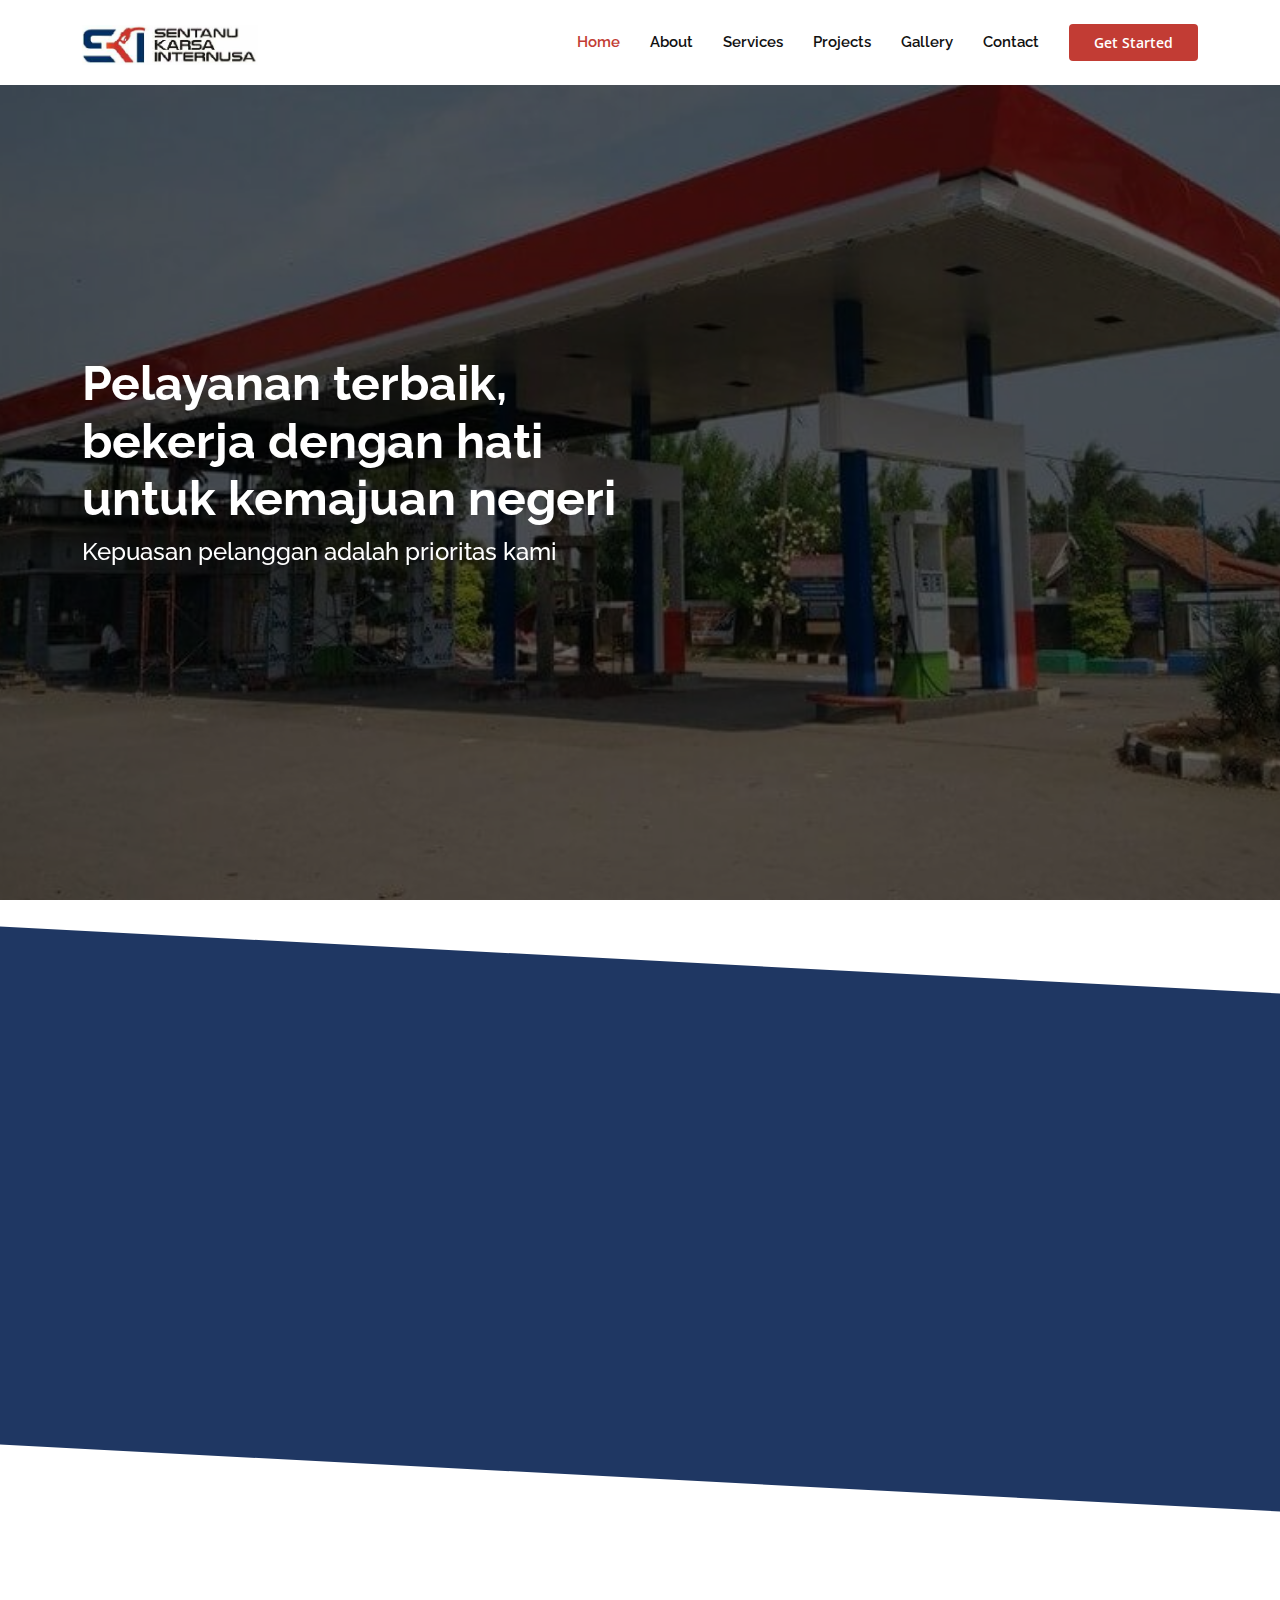
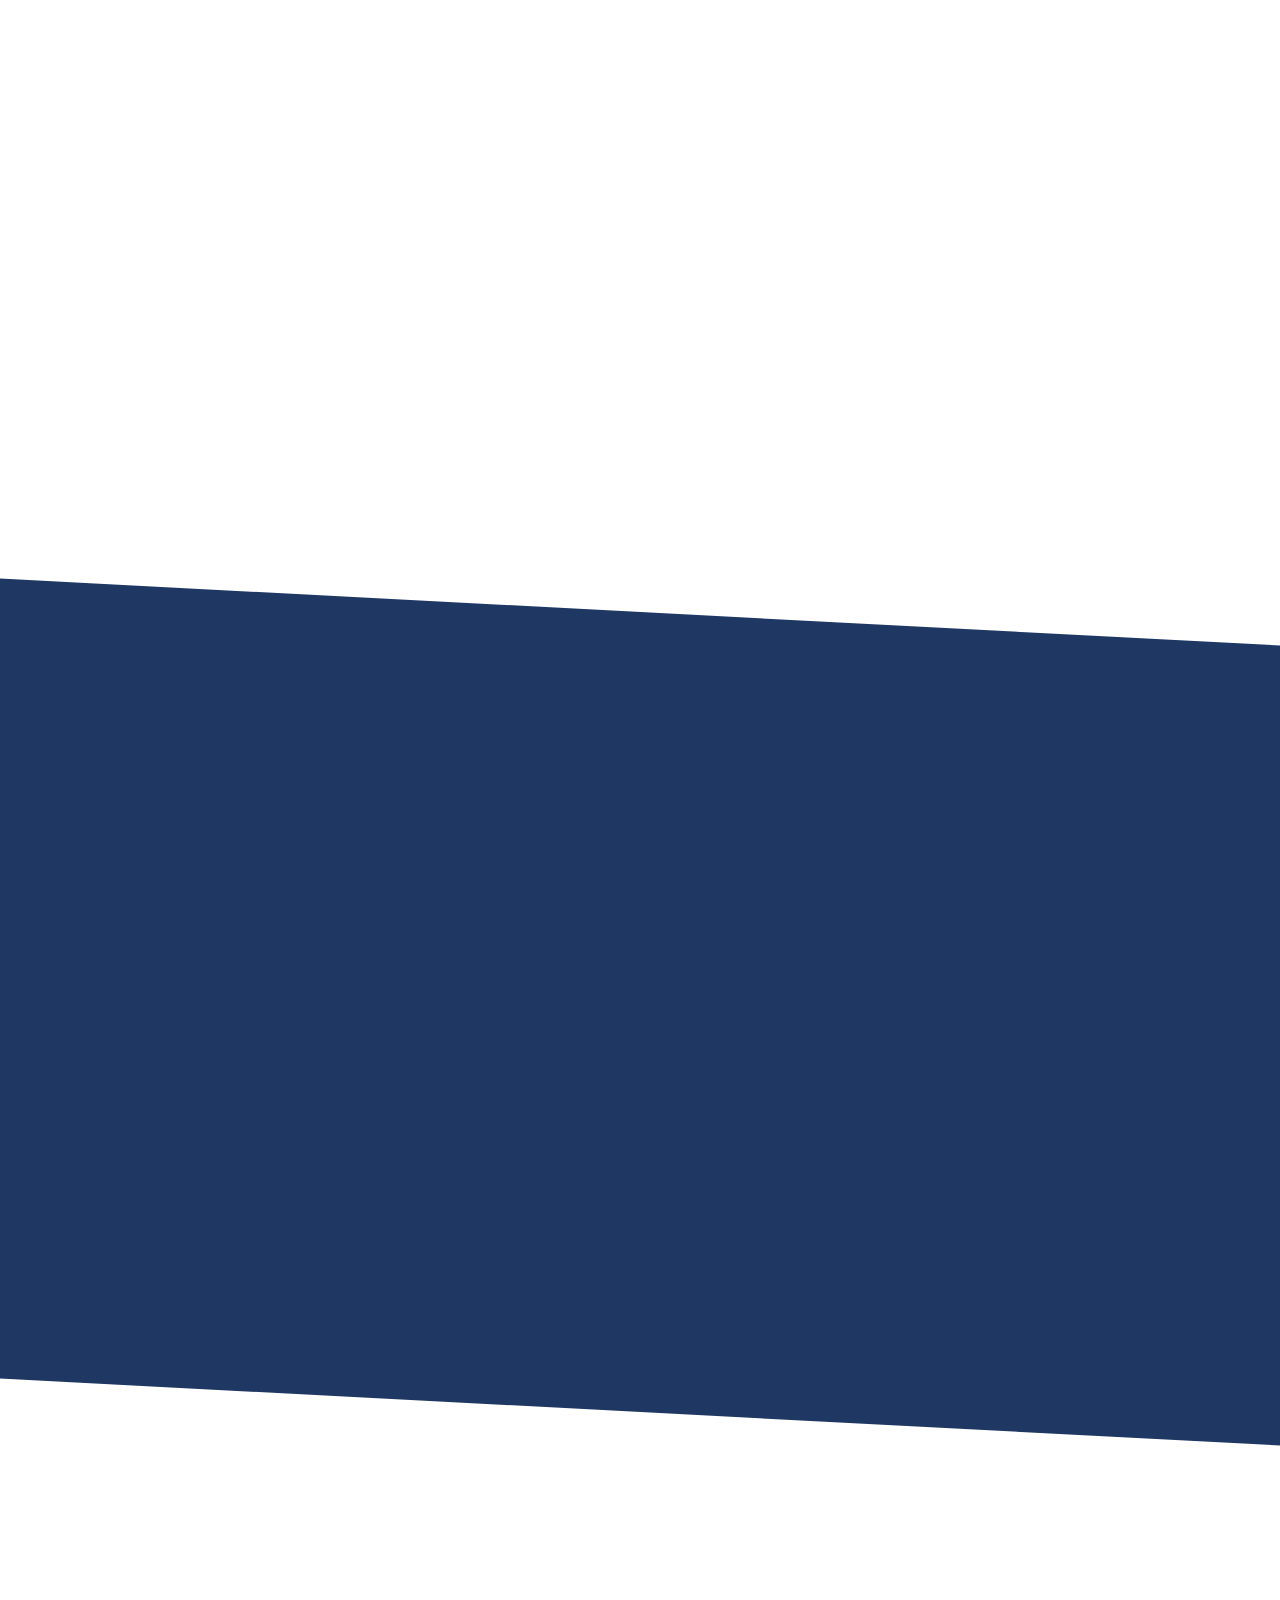
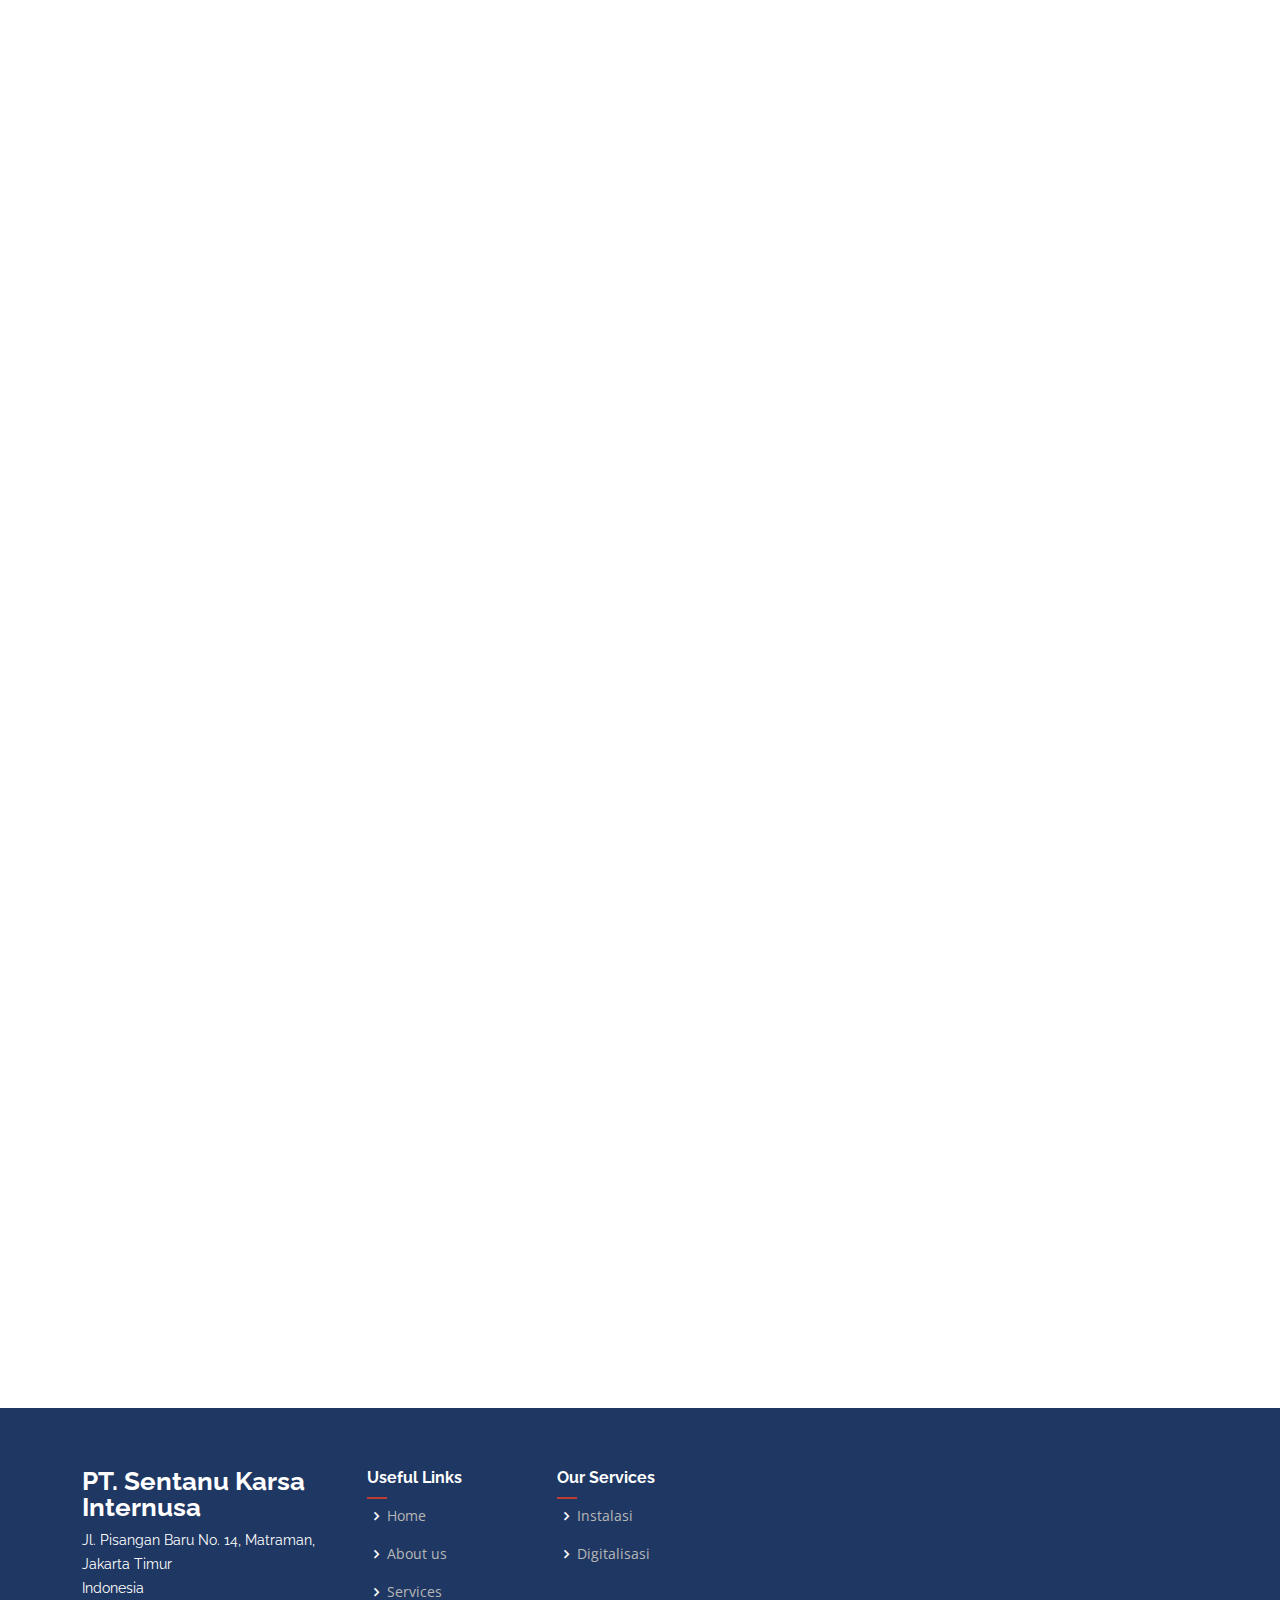
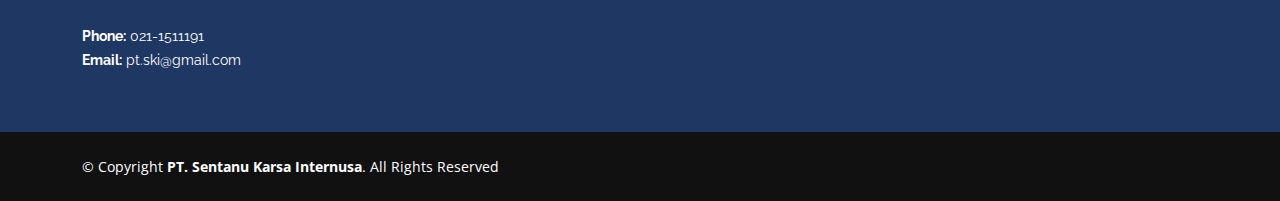
<file: index.html>
<!DOCTYPE html>
<html lang="en">

<head>
    <meta charset="utf-8">
    <meta content="width=device-width, initial-scale=1.0" name="viewport">

    <title>PT. Sentanu Karsa Internusa</title>
    <meta content="" name="description">
    <meta content="" name="keywords">

    <!-- Favicons -->
    <link href="assets/img/favicon-32x32.png" rel="icon">
    <link href="assets/img/apple-touch-icon.png" rel="apple-touch-icon">

    <!-- Google Fonts -->
    <link href="https://fonts.googleapis.com/css?family=Open+Sans:300,300i,400,400i,600,600i,700,700i|Raleway:300,300i,400,400i,500,500i,600,600i,700,700i|Poppins:300,300i,400,400i,500,500i,600,600i,700,700i" rel="stylesheet">

    <!-- Vendor CSS Files -->
    <link href="assets/vendor/aos/aos.css" rel="stylesheet">
    <link href="assets/vendor/bootstrap/css/bootstrap.min.css" rel="stylesheet">
    <link href="assets/vendor/bootstrap-icons/bootstrap-icons.css" rel="stylesheet">
    <link href="assets/vendor/boxicons/css/boxicons.min.css" rel="stylesheet">
    <link href="assets/vendor/glightbox/css/glightbox.min.css" rel="stylesheet">
    <link href="assets/vendor/remixicon/remixicon.css" rel="stylesheet">
    <link href="assets/vendor/swiper/swiper-bundle.min.css" rel="stylesheet">

    <!-- Template Main CSS File -->
    <link href="assets/css/style.css" rel="stylesheet">

</head>

<body>

    <!-- ======= Header ======= -->
    <header id="header" class="fixed-top d-flex align-items-center">
        <div class="container d-flex align-items-center">
            <!-- <h1 class="logo me-auto"><a href="index.html">Yoke</a></h1> -->
            <!-- Uncomment below if you prefer to use an image logo -->
            <a href="index.html" class="logo me-auto"><img src="assets/img/logo-sentanu.PNG" alt=""></a>

            <nav id="navbar" class="navbar order-last order-lg-0">
                <ul>
                    <li><a class="nav-link scrollto active" href="#hero">Home</a></li>
                    <li><a class="nav-link scrollto" href="#about">About</a></li>
                    <li><a class="nav-link scrollto" href="#services">Services</a></li>
                    <li><a class="nav-link scrollto " href="#tabs">Projects</a></li>
                    <li><a class="nav-link scrollto" href="#portfolio">Gallery</a></li>
                    <!-- <li><a href="blog.html">Blog</a></li>
                    <li class="dropdown"><a href="#"><span>Drop Down</span> <i class="bi bi-chevron-down"></i></a>
                        <ul>
                            <li><a href="#">Drop Down 1</a></li>
                            <li class="dropdown"><a href="#"><span>Deep Drop Down</span> <i class="bi bi-chevron-right"></i></a>
                                <ul>
                                    <li><a href="#">Deep Drop Down 1</a></li>
                                    <li><a href="#">Deep Drop Down 2</a></li>
                                    <li><a href="#">Deep Drop Down 3</a></li>
                                    <li><a href="#">Deep Drop Down 4</a></li>
                                    <li><a href="#">Deep Drop Down 5</a></li>
                                </ul>
                            </li>
                            <li><a href="#">Drop Down 2</a></li>
                            <li><a href="#">Drop Down 3</a></li>
                            <li><a href="#">Drop Down 4</a></li>
                        </ul>
                    </li> -->
                    <li><a class="nav-link scrollto" href="#contact">Contact</a></li>
                </ul>
                <i class="bi bi-list mobile-nav-toggle"></i>
            </nav><!-- .navbar -->

            <a href="#about" class="get-started-btn scrollto">Get Started</a>
        </div>
    </header><!-- End Header -->

    <!-- ======= Hero Section ======= -->
    <section id="hero" class="d-flex align-items-center">

        <div class="container" data-aos="zoom-out" data-aos-delay="100">
            <div class="row">
                <div class="col-xl-6">
                    <h1>Pelayanan terbaik, bekerja dengan hati untuk kemajuan negeri</h1>
                    <h2>Kepuasan pelanggan adalah prioritas kami</h2>
                    <!-- <a href="#about" class="btn-get-started scrollto">Get Started</a> -->
                </div>
            </div>
        </div>

    </section><!-- End Hero -->

    <main id="main">

        <!-- ======= Clients Section ======= -->
        <!-- <section id="clients" class="clients">
            <div class="container" data-aos="zoom-in">

                <div class="clients-slider swiper">
                    <div class="swiper-wrapper align-items-center">
                        <div class="swiper-slide"><img src="assets/img/clients/client-1.png" class="img-fluid" alt=""></div>
                        <div class="swiper-slide"><img src="assets/img/clients/client-2.png" class="img-fluid" alt=""></div>
                        <div class="swiper-slide"><img src="assets/img/clients/client-3.png" class="img-fluid" alt=""></div>
                        <div class="swiper-slide"><img src="assets/img/clients/client-4.png" class="img-fluid" alt=""></div>
                        <div class="swiper-slide"><img src="assets/img/clients/client-5.png" class="img-fluid" alt=""></div>
                        <div class="swiper-slide"><img src="assets/img/clients/client-6.png" class="img-fluid" alt=""></div>
                        <div class="swiper-slide"><img src="assets/img/clients/client-7.png" class="img-fluid" alt=""></div>
                        <div class="swiper-slide"><img src="assets/img/clients/client-8.png" class="img-fluid" alt=""></div>
                    </div>
                    <div class="swiper-pagination"></div>
                </div>

            </div>
        </section> -->
        <!-- End Clients Section -->

        <!-- ======= About Section ======= -->
        <section id="about" class="about section-bg">
            <div class="container" data-aos="fade-up">

                <div class="row no-gutters">
                    <div class="col-xl-7 d-flex align-items-stretch">
                        <div class="img-box">
                            <img src="assets/img/spbu-pertamina.png" alt="">
                        </div>
                    </div>
                    <div class="content col-xl-5 d-flex align-items-stretch">
                        <div class="content">
                            <h3>Voluptatem dignissimos provident quasi</h3>
                            <p>
                                Lorem ipsum dolor sit amet, consectetur adipiscing elit, sed do eiusmod tempor incididunt ut labore et dolore magna aliqua. Duis aute irure dolor in reprehenderit
                            </p>
                            <a href="#" class="about-btn"><span>About us</span> <i class="bx bx-chevron-right"></i></a>
                        </div>
                    </div>
                    <!-- <div class="col-xl-7 d-flex align-items-stretch">
                        <div class="icon-boxes d-flex flex-column justify-content-center">
                            <div class="row">
                                <div class="col-md-6 icon-box" data-aos="fade-up" data-aos-delay="100">
                                    <i class="bx bx-receipt"></i>
                                    <h4>Corporis voluptates sit</h4>
                                    <p>Consequuntur sunt aut quasi enim aliquam quae harum pariatur laboris nisi ut aliquip</p>
                                </div>
                                <div class="col-md-6 icon-box" data-aos="fade-up" data-aos-delay="200">
                                    <i class="bx bx-cube-alt"></i>
                                    <h4>Ullamco laboris nisi</h4>
                                    <p>Excepteur sint occaecat cupidatat non proident, sunt in culpa qui officia deserunt</p>
                                </div>
                                <div class="col-md-6 icon-box" data-aos="fade-up" data-aos-delay="300">
                                    <i class="bx bx-images"></i>
                                    <h4>Labore consequatur</h4>
                                    <p>Aut suscipit aut cum nemo deleniti aut omnis. Doloribus ut maiores omnis facere</p>
                                </div>
                                <div class="col-md-6 icon-box" data-aos="fade-up" data-aos-delay="400">
                                    <i class="bx bx-shield"></i>
                                    <h4>Beatae veritatis</h4>
                                    <p>Expedita veritatis consequuntur nihil tempore laudantium vitae denat pacta</p>
                                </div>
                            </div>
                        </div>
                    </div> -->
                </div>

            </div>
        </section><!-- End About Section -->

        <!-- ======= Counts Section ======= -->
        <!-- <section id="counts" class="counts">
            <div class="container" data-aos="fade-up">

                <div class="row">

                    <div class="col-lg-3 col-md-6">
                        <div class="count-box">
                            <i class="bi bi-emoji-smile"></i>
                            <span data-purecounter-start="0" data-purecounter-end="232" data-purecounter-duration="1" class="purecounter"></span>
                            <p>Happy Clients</p>
                        </div>
                    </div>

                    <div class="col-lg-3 col-md-6 mt-5 mt-md-0">
                        <div class="count-box">
                            <i class="bi bi-journal-richtext"></i>
                            <span data-purecounter-start="0" data-purecounter-end="521" data-purecounter-duration="1" class="purecounter"></span>
                            <p>Projects</p>
                        </div>
                    </div>

                    <div class="col-lg-3 col-md-6 mt-5 mt-lg-0">
                        <div class="count-box">
                            <i class="bi bi-headset"></i>
                            <span data-purecounter-start="0" data-purecounter-end="1463" data-purecounter-duration="1" class="purecounter"></span>
                            <p>Hours Of Support</p>
                        </div>
                    </div>

                    <div class="col-lg-3 col-md-6 mt-5 mt-lg-0">
                        <div class="count-box">
                            <i class="bi bi-people"></i>
                            <span data-purecounter-start="0" data-purecounter-end="15" data-purecounter-duration="1" class="purecounter"></span>
                            <p>Hard Workers</p>
                        </div>
                    </div>

                </div>

            </div>
        </section> -->
        <!-- End Counts Section -->

        <!-- ======= Tabs Section ======= -->
        <!-- <section id="tabs" class="tabs">
            <div class="container" data-aos="fade-up">

                <ul class="nav nav-tabs row d-flex">
                    <li class="nav-item col-3">
                        <a class="nav-link active show" data-bs-toggle="tab" data-bs-target="#tab-1">
                            <i class="ri-gps-line"></i>
                            <h4 class="d-none d-lg-block">Modi sit est dela pireda nest</h4>
                        </a>
                    </li>
                    <li class="nav-item col-3">
                        <a class="nav-link" data-bs-toggle="tab" data-bs-target="#tab-2">
                            <i class="ri-body-scan-line"></i>
                            <h4 class="d-none d-lg-block">Unde praesenti mara setra le</h4>
                        </a>
                    </li>
                    <li class="nav-item col-3">
                        <a class="nav-link" data-bs-toggle="tab" data-bs-target="#tab-3">
                            <i class="ri-sun-line"></i>
                            <h4 class="d-none d-lg-block">Pariatur explica nitro dela</h4>
                        </a>
                    </li>
                    <li class="nav-item col-3">
                        <a class="nav-link" data-bs-toggle="tab" data-bs-target="#tab-4">
                            <i class="ri-store-line"></i>
                            <h4 class="d-none d-lg-block">Nostrum qui dile node</h4>
                        </a>
                    </li>
                </ul>

                <div class="tab-content">
                    <div class="tab-pane active show" id="tab-1">
                        <div class="row">
                            <div class="col-lg-6 order-2 order-lg-1 mt-3 mt-lg-0" data-aos="fade-up" data-aos-delay="100">
                                <h3>Voluptatem dignissimos provident quasi corporis voluptates sit assumenda.</h3>
                                <p class="fst-italic">
                                    Lorem ipsum dolor sit amet, consectetur adipiscing elit, sed do eiusmod tempor incididunt ut labore et dolore
                                    magna aliqua.
                                </p>
                                <ul>
                                    <li><i class="ri-check-double-line"></i> Ullamco laboris nisi ut aliquip ex ea commodo consequat.</li>
                                    <li><i class="ri-check-double-line"></i> Duis aute irure dolor in reprehenderit in voluptate velit.</li>
                                    <li><i class="ri-check-double-line"></i> Ullamco laboris nisi ut aliquip ex ea commodo consequat. Duis aute irure dolor in reprehenderit in voluptate trideta storacalaperda mastiro dolore eu fugiat nulla pariatur.</li>
                                </ul>
                                <p>
                                    Ullamco laboris nisi ut aliquip ex ea commodo consequat. Duis aute irure dolor in reprehenderit in voluptate
                                    velit esse cillum dolore eu fugiat nulla pariatur. Excepteur sint occaecat cupidatat non proident, sunt in
                                    culpa qui officia deserunt mollit anim id est laborum
                                </p>
                            </div>
                            <div class="col-lg-6 order-1 order-lg-2 text-center" data-aos="fade-up" data-aos-delay="200">
                                <img src="assets/img/tabs-1.jpg" alt="" class="img-fluid">
                            </div>
                        </div>
                    </div>
                    <div class="tab-pane" id="tab-2">
                        <div class="row">
                            <div class="col-lg-6 order-2 order-lg-1 mt-3 mt-lg-0">
                                <h3>Neque exercitationem debitis soluta quos debitis quo mollitia officia est</h3>
                                <p>
                                    Ullamco laboris nisi ut aliquip ex ea commodo consequat. Duis aute irure dolor in reprehenderit in voluptate
                                    velit esse cillum dolore eu fugiat nulla pariatur. Excepteur sint occaecat cupidatat non proident, sunt in
                                    culpa qui officia deserunt mollit anim id est laborum
                                </p>
                                <p class="fst-italic">
                                    Lorem ipsum dolor sit amet, consectetur adipiscing elit, sed do eiusmod tempor incididunt ut labore et dolore
                                    magna aliqua.
                                </p>
                                <ul>
                                    <li><i class="ri-check-double-line"></i> Ullamco laboris nisi ut aliquip ex ea commodo consequat.</li>
                                    <li><i class="ri-check-double-line"></i> Duis aute irure dolor in reprehenderit in voluptate velit.</li>
                                    <li><i class="ri-check-double-line"></i> Provident mollitia neque rerum asperiores dolores quos qui a. Ipsum neque dolor voluptate nisi sed.</li>
                                    <li><i class="ri-check-double-line"></i> Ullamco laboris nisi ut aliquip ex ea commodo consequat. Duis aute irure dolor in reprehenderit in voluptate trideta storacalaperda mastiro dolore eu fugiat nulla pariatur.</li>
                                </ul>
                            </div>
                            <div class="col-lg-6 order-1 order-lg-2 text-center">
                                <img src="assets/img/tabs-2.jpg" alt="" class="img-fluid">
                            </div>
                        </div>
                    </div>
                    <div class="tab-pane" id="tab-3">
                        <div class="row">
                            <div class="col-lg-6 order-2 order-lg-1 mt-3 mt-lg-0">
                                <h3>Voluptatibus commodi ut accusamus ea repudiandae ut autem dolor ut assumenda</h3>
                                <p>
                                    Ullamco laboris nisi ut aliquip ex ea commodo consequat. Duis aute irure dolor in reprehenderit in voluptate
                                    velit esse cillum dolore eu fugiat nulla pariatur. Excepteur sint occaecat cupidatat non proident, sunt in
                                    culpa qui officia deserunt mollit anim id est laborum
                                </p>
                                <ul>
                                    <li><i class="ri-check-double-line"></i> Ullamco laboris nisi ut aliquip ex ea commodo consequat.</li>
                                    <li><i class="ri-check-double-line"></i> Duis aute irure dolor in reprehenderit in voluptate velit.</li>
                                    <li><i class="ri-check-double-line"></i> Provident mollitia neque rerum asperiores dolores quos qui a. Ipsum neque dolor voluptate nisi sed.</li>
                                </ul>
                                <p class="fst-italic">
                                    Lorem ipsum dolor sit amet, consectetur adipiscing elit, sed do eiusmod tempor incididunt ut labore et dolore
                                    magna aliqua.
                                </p>
                            </div>
                            <div class="col-lg-6 order-1 order-lg-2 text-center">
                                <img src="assets/img/tabs-3.jpg" alt="" class="img-fluid">
                            </div>
                        </div>
                    </div>
                    <div class="tab-pane" id="tab-4">
                        <div class="row">
                            <div class="col-lg-6 order-2 order-lg-1 mt-3 mt-lg-0">
                                <h3>Omnis fugiat ea explicabo sunt dolorum asperiores sequi inventore rerum</h3>
                                <p>
                                    Ullamco laboris nisi ut aliquip ex ea commodo consequat. Duis aute irure dolor in reprehenderit in voluptate
                                    velit esse cillum dolore eu fugiat nulla pariatur. Excepteur sint occaecat cupidatat non proident, sunt in
                                    culpa qui officia deserunt mollit anim id est laborum
                                </p>
                                <p class="fst-italic">
                                    Lorem ipsum dolor sit amet, consectetur adipiscing elit, sed do eiusmod tempor incididunt ut labore et dolore
                                    magna aliqua.
                                </p>
                                <ul>
                                    <li><i class="ri-check-double-line"></i> Ullamco laboris nisi ut aliquip ex ea commodo consequat.</li>
                                    <li><i class="ri-check-double-line"></i> Duis aute irure dolor in reprehenderit in voluptate velit.</li>
                                    <li><i class="ri-check-double-line"></i> Ullamco laboris nisi ut aliquip ex ea commodo consequat. Duis aute irure dolor in reprehenderit in voluptate trideta storacalaperda mastiro dolore eu fugiat nulla pariatur.</li>
                                </ul>
                            </div>
                            <div class="col-lg-6 order-1 order-lg-2 text-center">
                                <img src="assets/img/tabs-4.jpg" alt="" class="img-fluid">
                            </div>
                        </div>
                    </div>
                </div>

            </div>
        </section> -->
        <!-- End Tabs Section -->

        <!-- ======= Services Section ======= -->
        <section id="services" class="services">
            <div class="container" data-aos="fade-up">

                <div class="section-title">
                    <h2>Services</h2>
                    <p>Layanan dengan bidang spesialisasi kami, dikerjakan oleh tenaga profesional dengan kompetensi sesuai bidangnya</p>
                </div>

                <div class="row">
                    <div class="col-md-6">
                        <div class="icon-box" data-aos="fade-up" data-aos-delay="100">
                            <i class="bi bi-briefcase"></i>
                            <h4><a href="#">Konstruksi</a></h4>
                            <p>Voluptatum deleniti atque corrupti quos dolores et quas molestias excepturi sint occaecati cupiditate non provident</p>
                        </div>
                    </div>
                    <div class="col-md-6 mt-4 mt-md-0">
                        <div class="icon-box" data-aos="fade-up" data-aos-delay="200">
                            <i class="bi bi-card-checklist"></i>
                            <h4><a href="#">Instalasi</a></h4>
                            <p>Minim veniam, quis nostrud exercitation ullamco laboris nisi ut aliquip ex ea commodo consequat tarad limino ata</p>
                        </div>
                    </div>
                    <div class="col-md-6 mt-4 mt-md-0">
                        <div class="icon-box" data-aos="fade-up" data-aos-delay="300">
                            <i class="bi bi-bar-chart"></i>
                            <h4><a href="#">Service & Maintenance</a></h4>
                            <p>Duis aute irure dolor in reprehenderit in voluptate velit esse cillum dolore eu fugiat nulla pariatur</p>
                        </div>
                    </div>
                    <div class="col-md-6 mt-4 mt-md-0">
                        <div class="icon-box" data-aos="fade-up" data-aos-delay="400">
                            <i class="bi bi-binoculars"></i>
                            <h4><a href="#">Digitalisasi</a></h4>
                            <p>Excepteur sint occaecat cupidatat non proident, sunt in culpa qui officia deserunt mollit anim id est laborum</p>
                        </div>
                    </div>
                </div>

            </div>
        </section><!-- End Services Section -->

        <!-- ======= Projects Section ====== -->

        <section id="tabs" class="tabs section-bg ">
            <div class="container" data-aos="fade-up">

                <div class="section-title">
                    <h2>Projects</h2>
                    <p>Beberapa project yang tim handal kami pernah tangani</p>
                </div>

                <ul class="nav nav-tabs row d-flex">
                    <li class="nav-item col-3">
                        <a class="nav-link active show" data-bs-toggle="tab" data-bs-target="#tab-1">
                            <i class="bi bi-1-circle"></i>
                            <h4 class="d-none d-lg-block">Modi sit est dela pireda nest</h4>
                        </a>
                    </li>
                    <li class="nav-item col-3">
                        <a class="nav-link" data-bs-toggle="tab" data-bs-target="#tab-2">
                            <i class="bi bi-2-circle"></i>
                            <h4 class="d-none d-lg-block">Unde praesenti mara setra le</h4>
                        </a>
                    </li>
                    <li class="nav-item col-3">
                        <a class="nav-link" data-bs-toggle="tab" data-bs-target="#tab-3">
                            <i class="bi bi-3-circle"></i>
                            <h4 class="d-none d-lg-block">Pariatur explica nitro dela</h4>
                        </a>
                    </li>
                    <li class="nav-item col-3">
                        <a class="nav-link" data-bs-toggle="tab" data-bs-target="#tab-4">
                            <i class="bi bi-4-circle"></i>
                            <h4 class="d-none d-lg-block">Nostrum qui dile node</h4>
                        </a>
                    </li>
                </ul>

                <div class="tab-content">
                    <div class="tab-pane active show" id="tab-1">
                        <div class="row">
                            <div class="col-lg-6 order-2 order-lg-1 mt-3 mt-lg-0" data-aos="fade-up" data-aos-delay="100">
                                <h3>Voluptatem dignissimos provident quasi corporis voluptates sit assumenda.</h3>
                                <p class="fst-italic">
                                    Lorem ipsum dolor sit amet, consectetur adipiscing elit, sed do eiusmod tempor incididunt ut labore et dolore
                                    magna aliqua.
                                </p>
                                <ul>
                                    <li><i class="ri-check-double-line"></i> Ullamco laboris nisi ut aliquip ex ea commodo consequat.</li>
                                    <li><i class="ri-check-double-line"></i> Duis aute irure dolor in reprehenderit in voluptate velit.</li>
                                    <li><i class="ri-check-double-line"></i> Ullamco laboris nisi ut aliquip ex ea commodo consequat. Duis aute irure dolor in reprehenderit in voluptate trideta storacalaperda mastiro dolore eu fugiat nulla pariatur.</li>
                                </ul>
                                <p>
                                    Ullamco laboris nisi ut aliquip ex ea commodo consequat. Duis aute irure dolor in reprehenderit in voluptate
                                    velit esse cillum dolore eu fugiat nulla pariatur. Excepteur sint occaecat cupidatat non proident, sunt in
                                    culpa qui officia deserunt mollit anim id est laborum
                                </p>
                            </div>
                            <div class="col-lg-6 order-1 order-lg-2 text-center" data-aos="fade-up" data-aos-delay="200">
                                <img src="assets/img//projects/projects1.jpg" alt="" class="img-fluid">
                            </div>
                        </div>
                    </div>
                    <div class="tab-pane" id="tab-2">
                        <div class="row">
                            <div class="col-lg-6 order-2 order-lg-1 mt-3 mt-lg-0">
                                <h3>Neque exercitationem debitis soluta quos debitis quo mollitia officia est</h3>
                                <p>
                                    Ullamco laboris nisi ut aliquip ex ea commodo consequat. Duis aute irure dolor in reprehenderit in voluptate
                                    velit esse cillum dolore eu fugiat nulla pariatur. Excepteur sint occaecat cupidatat non proident, sunt in
                                    culpa qui officia deserunt mollit anim id est laborum
                                </p>
                                <p class="fst-italic">
                                    Lorem ipsum dolor sit amet, consectetur adipiscing elit, sed do eiusmod tempor incididunt ut labore et dolore
                                    magna aliqua.
                                </p>
                                <ul>
                                    <li><i class="ri-check-double-line"></i> Ullamco laboris nisi ut aliquip ex ea commodo consequat.</li>
                                    <li><i class="ri-check-double-line"></i> Duis aute irure dolor in reprehenderit in voluptate velit.</li>
                                    <li><i class="ri-check-double-line"></i> Provident mollitia neque rerum asperiores dolores quos qui a. Ipsum neque dolor voluptate nisi sed.</li>
                                    <li><i class="ri-check-double-line"></i> Ullamco laboris nisi ut aliquip ex ea commodo consequat. Duis aute irure dolor in reprehenderit in voluptate trideta storacalaperda mastiro dolore eu fugiat nulla pariatur.</li>
                                </ul>
                            </div>
                            <div class="col-lg-6 order-1 order-lg-2 text-center">
                                <img src="assets/img//projects/projects2.jpeg" alt="" class="img-fluid">
                            </div>
                        </div>
                    </div>
                    <div class="tab-pane" id="tab-3">
                        <div class="row">
                            <div class="col-lg-6 order-2 order-lg-1 mt-3 mt-lg-0">
                                <h3>Voluptatibus commodi ut accusamus ea repudiandae ut autem dolor ut assumenda</h3>
                                <p>
                                    Ullamco laboris nisi ut aliquip ex ea commodo consequat. Duis aute irure dolor in reprehenderit in voluptate
                                    velit esse cillum dolore eu fugiat nulla pariatur. Excepteur sint occaecat cupidatat non proident, sunt in
                                    culpa qui officia deserunt mollit anim id est laborum
                                </p>
                                <ul>
                                    <li><i class="ri-check-double-line"></i> Ullamco laboris nisi ut aliquip ex ea commodo consequat.</li>
                                    <li><i class="ri-check-double-line"></i> Duis aute irure dolor in reprehenderit in voluptate velit.</li>
                                    <li><i class="ri-check-double-line"></i> Provident mollitia neque rerum asperiores dolores quos qui a. Ipsum neque dolor voluptate nisi sed.</li>
                                </ul>
                                <p class="fst-italic">
                                    Lorem ipsum dolor sit amet, consectetur adipiscing elit, sed do eiusmod tempor incididunt ut labore et dolore
                                    magna aliqua.
                                </p>
                            </div>
                            <div class="col-lg-6 order-1 order-lg-2 text-center">
                                <img src="assets/img//projects/projects3.jpg" alt="" class="img-fluid">
                            </div>
                        </div>
                    </div>
                    <div class="tab-pane" id="tab-4">
                        <div class="row">
                            <div class="col-lg-6 order-2 order-lg-1 mt-3 mt-lg-0">
                                <h3>Omnis fugiat ea explicabo sunt dolorum asperiores sequi inventore rerum</h3>
                                <p>
                                    Ullamco laboris nisi ut aliquip ex ea commodo consequat. Duis aute irure dolor in reprehenderit in voluptate
                                    velit esse cillum dolore eu fugiat nulla pariatur. Excepteur sint occaecat cupidatat non proident, sunt in
                                    culpa qui officia deserunt mollit anim id est laborum
                                </p>
                                <p class="fst-italic">
                                    Lorem ipsum dolor sit amet, consectetur adipiscing elit, sed do eiusmod tempor incididunt ut labore et dolore
                                    magna aliqua.
                                </p>
                                <ul>
                                    <li><i class="ri-check-double-line"></i> Ullamco laboris nisi ut aliquip ex ea commodo consequat.</li>
                                    <li><i class="ri-check-double-line"></i> Duis aute irure dolor in reprehenderit in voluptate velit.</li>
                                    <li><i class="ri-check-double-line"></i> Ullamco laboris nisi ut aliquip ex ea commodo consequat. Duis aute irure dolor in reprehenderit in voluptate trideta storacalaperda mastiro dolore eu fugiat nulla pariatur.</li>
                                </ul>
                            </div>
                            <div class="col-lg-6 order-1 order-lg-2 text-center">
                                <img src="assets/img//projects/projects4.jpg" alt="" class="img-fluid">
                            </div>
                        </div>
                    </div>
                </div>

            </div>
        </section> 

        <!-- ======= Portfolio Section ======= -->
        <section id="portfolio" class="portfolio">
            <div class="container" data-aos="fade-up">

                <div class="section-title">
                    <h2>Gallery</h2>
                    <!-- <p>Magnam dolores commodi suscipit. Necessitatibus eius consequatur ex aliquid fuga eum quidem. Sit sint consectetur velit. Quisquam quos quisquam cupiditate. Et nemo qui impedit suscipit alias ea.</p> -->
                </div>

                <!-- <div class="row" data-aos="fade-up" data-aos-delay="100">
                    <div class="col-lg-12 d-flex justify-content-center">
                        <ul id="portfolio-flters">
                            <li data-filter="*" class="filter-active">All</li>
                            <li data-filter=".filter-app">App</li>
                            <li data-filter=".filter-card">Card</li>
                            <li data-filter=".filter-web">Web</li>
                        </ul>
                    </div>
                </div> -->

                <div class="row portfolio-container" data-aos="fade-up" data-aos-delay="200">

                    <div class="col-lg-4 col-md-6 portfolio-item filter-app">
                        <div class="portfolio-wrap">
                            <img src="assets/img/gallery/sentanu-gallery1.jpeg" class="img-fluid" alt="">
                            <div class="portfolio-info">
                                <h4>Foto 1</h4>
                                <p>Deskripsi Foto 1</p>
                                <div class="portfolio-links">
                                    <a href="assets/img/gallery/sentanu-gallery1.jpeg" data-gallery="portfolioGallery" class="portfolio-lightbox" title="Foto 1"><i class="bx bx-plus"></i></a>
                                    <!-- <a href="portfolio-details.html" title="More Details"><i class="bx bx-link"></i></a> -->
                                </div>
                            </div>
                        </div>
                    </div>

                    <div class="col-lg-4 col-md-6 portfolio-item filter-web">
                        <div class="portfolio-wrap">
                            <img src="assets/img/gallery/sentanu-gallery2.jpg" class="img-fluid" alt="">
                            <div class="portfolio-info">
                                <h4>Foto 2</h4>
                                <p>Deskripsi Foto 2</p>
                                <div class="portfolio-links">
                                    <a href="assets/img/gallery/sentanu-gallery2.jpg" data-gallery="portfolioGallery" class="portfolio-lightbox" title="Foto 2"><i class="bx bx-plus"></i></a>
                                    <!-- <a href="portfolio-details.html" title="More Details"><i class="bx bx-link"></i></a> -->
                                </div>
                            </div>
                        </div>
                    </div>

                    <div class="col-lg-4 col-md-6 portfolio-item filter-app">
                        <div class="portfolio-wrap">
                            <img src="assets/img/gallery/sentanu-gallery3.jpeg" class="img-fluid" alt="">
                            <div class="portfolio-info">
                                <h4>Foto 3</h4>
                                <p>Deskripsi Foto 3</p>
                                <div class="portfolio-links">
                                    <a href="assets/img/gallery/sentanu-gallery3.jpeg" data-gallery="portfolioGallery" class="portfolio-lightbox" title="Foto 3"><i class="bx bx-plus"></i></a>
                                    <!-- <a href="portfolio-details.html" title="More Details"><i class="bx bx-link"></i></a> -->
                                </div>
                            </div>
                        </div>
                    </div>

                    <div class="col-lg-4 col-md-6 portfolio-item filter-card">
                        <div class="portfolio-wrap">
                            <img src="assets/img/gallery/sentanu-gallery4.jpg" class="img-fluid" alt="">
                            <div class="portfolio-info">
                                <h4>Foto 4</h4>
                                <p>Deskripsi Foto 4</p>
                                <div class="portfolio-links">
                                    <a href="assets/img/gallery/sentanu-gallery4.jpg" data-gallery="portfolioGallery" class="portfolio-lightbox" title="Foto 4"><i class="bx bx-plus"></i></a>
                                    <!-- <a href="portfolio-details.html" title="More Details"><i class="bx bx-link"></i></a> -->
                                </div>
                            </div>
                        </div>
                    </div>

                    <div class="col-lg-4 col-md-6 portfolio-item filter-web">
                        <div class="portfolio-wrap">
                            <img src="assets/img/gallery/sentanu-gallery5.jpg" class="img-fluid" alt="">
                            <div class="portfolio-info">
                                <h4>Foto 5</h4>
                                <p>Deskripsi Foto 5</p>
                                <div class="portfolio-links">
                                    <a href="assets/img/gallery/sentanu-gallery5.jpg" data-gallery="portfolioGallery" class="portfolio-lightbox" title="Foto 5"><i class="bx bx-plus"></i></a>
                                    <!-- <a href="portfolio-details.html" title="More Details"><i class="bx bx-link"></i></a> -->
                                </div>
                            </div>
                        </div>
                    </div>

                    <div class="col-lg-4 col-md-6 portfolio-item filter-app">
                        <div class="portfolio-wrap">
                            <img src="assets/img/gallery/sentanu-gallery6.jpeg" class="img-fluid" alt="">
                            <div class="portfolio-info">
                                <h4>Foto 6</h4>
                                <p>Deskripsi Foto 6</p>
                                <div class="portfolio-links">
                                    <a href="assets/img/gallery/sentanu-gallery6.jpeg" data-gallery="portfolioGallery" class="portfolio-lightbox" title="Foto 6"><i class="bx bx-plus"></i></a>
                                    <!-- <a href="portfolio-details.html" title="More Details"><i class="bx bx-link"></i></a> -->
                                </div>
                            </div>
                        </div>
                    </div>

                    <!-- <div class="col-lg-4 col-md-6 portfolio-item filter-card">
                        <div class="portfolio-wrap">
                            <img src="assets/img/portfolio/portfolio-7.jpg" class="img-fluid" alt="">
                            <div class="portfolio-info">
                                <h4>Card 1</h4>
                                <p>Card</p>
                                <div class="portfolio-links">
                                    <a href="assets/img/portfolio/portfolio-7.jpg" data-gallery="portfolioGallery" class="portfolio-lightbox" title="Card 1"><i class="bx bx-plus"></i></a>
                                </div>
                            </div>
                        </div>
                    </div>

                    <div class="col-lg-4 col-md-6 portfolio-item filter-card">
                        <div class="portfolio-wrap">
                            <img src="assets/img/portfolio/portfolio-8.jpg" class="img-fluid" alt="">
                            <div class="portfolio-info">
                                <h4>Card 3</h4>
                                <p>Card</p>
                                <div class="portfolio-links">
                                    <a href="assets/img/portfolio/portfolio-8.jpg" data-gallery="portfolioGallery" class="portfolio-lightbox" title="Card 3"><i class="bx bx-plus"></i></a>
                                </div>
                            </div>
                        </div>
                    </div>

                    <div class="col-lg-4 col-md-6 portfolio-item filter-web">
                        <div class="portfolio-wrap">
                            <img src="assets/img/portfolio/portfolio-9.jpg" class="img-fluid" alt="">
                            <div class="portfolio-info">
                                <h4>Web 3</h4>
                                <p>Web</p>
                                <div class="portfolio-links">
                                    <a href="assets/img/portfolio/portfolio-9.jpg" data-gallery="portfolioGallery" class="portfolio-lightbox" title="Web 3"><i class="bx bx-plus"></i></a>
                                </div>
                            </div>
                        </div>
                    </div> -->

                </div>

            </div>
        </section>
        <!-- End Portfolio Section -->

        <!-- ======= Testimonials Section ======= -->
        <!-- <section id="testimonials" class="testimonials">
            <div class="container" data-aos="fade-up">
                <div class="section-title">
                    <h2>Testimonials</h2>
                    <p>Magnam dolores commodi suscipit. Necessitatibus eius consequatur ex aliquid fuga eum quidem. Sit sint consectetur velit. Quisquam quos quisquam cupiditate. Et nemo qui impedit suscipit alias ea.</p>
                </div>

                <div class="testimonials-slider swiper" data-aos="fade-up" data-aos-delay="100">
                    <div class="swiper-wrapper">

                        <div class="swiper-slide">
                            <div class="testimonial-wrap">
                                <div class="testimonial-item">
                                    <img src="assets/img/testimonials/testimonials-1.jpg" class="testimonial-img" alt="">
                                    <h3>Saul Goodman</h3>
                                    <h4>Ceo &amp; Founder</h4>
                                    <p>
                                        <i class="bx bxs-quote-alt-left quote-icon-left"></i>
                                        Proin iaculis purus consequat sem cure digni ssim donec porttitora entum suscipit rhoncus. Accusantium quam, ultricies eget id, aliquam eget nibh et. Maecen aliquam, risus at semper.
                                        <i class="bx bxs-quote-alt-right quote-icon-right"></i>
                                    </p>
                                </div>
                            </div>
                        </div>

                        <div class="swiper-slide">
                            <div class="testimonial-wrap">
                                <div class="testimonial-item">
                                    <img src="assets/img/testimonials/testimonials-2.jpg" class="testimonial-img" alt="">
                                    <h3>Sara Wilsson</h3>
                                    <h4>Designer</h4>
                                    <p>
                                        <i class="bx bxs-quote-alt-left quote-icon-left"></i>
                                        Export tempor illum tamen malis malis eram quae irure esse labore quem cillum quid cillum eram malis quorum velit fore eram velit sunt aliqua noster fugiat irure amet legam anim culpa.
                                        <i class="bx bxs-quote-alt-right quote-icon-right"></i>
                                    </p>
                                </div>
                            </div>
                        </div>

                        <div class="swiper-slide">
                            <div class="testimonial-wrap">
                                <div class="testimonial-item">
                                    <img src="assets/img/testimonials/testimonials-3.jpg" class="testimonial-img" alt="">
                                    <h3>Jena Karlis</h3>
                                    <h4>Store Owner</h4>
                                    <p>
                                        <i class="bx bxs-quote-alt-left quote-icon-left"></i>
                                        Enim nisi quem export duis labore cillum quae magna enim sint quorum nulla quem veniam duis minim tempor labore quem eram duis noster aute amet eram fore quis sint minim.
                                        <i class="bx bxs-quote-alt-right quote-icon-right"></i>
                                    </p>
                                </div>
                            </div>
                        </div>

                        <div class="swiper-slide">
                            <div class="testimonial-wrap">
                                <div class="testimonial-item">
                                    <img src="assets/img/testimonials/testimonials-4.jpg" class="testimonial-img" alt="">
                                    <h3>Matt Brandon</h3>
                                    <h4>Freelancer</h4>
                                    <p>
                                        <i class="bx bxs-quote-alt-left quote-icon-left"></i>
                                        Fugiat enim eram quae cillum dolore dolor amet nulla culpa multos export minim fugiat minim velit minim dolor enim duis veniam ipsum anim magna sunt elit fore quem dolore labore illum veniam.
                                        <i class="bx bxs-quote-alt-right quote-icon-right"></i>
                                    </p>
                                </div>
                            </div>
                        </div>

                        <div class="swiper-slide">
                            <div class="testimonial-wrap">
                                <div class="testimonial-item">
                                    <img src="assets/img/testimonials/testimonials-5.jpg" class="testimonial-img" alt="">
                                    <h3>John Larson</h3>
                                    <h4>Entrepreneur</h4>
                                    <p>
                                        <i class="bx bxs-quote-alt-left quote-icon-left"></i>
                                        Quis quorum aliqua sint quem legam fore sunt eram irure aliqua veniam tempor noster veniam enim culpa labore duis sunt culpa nulla illum cillum fugiat esse veniam culpa fore nisi cillum quid.
                                        <i class="bx bxs-quote-alt-right quote-icon-right"></i>
                                    </p>
                                </div>
                            </div>
                        </div>

                    </div>
                    <div class="swiper-pagination"></div>
                </div>

            </div>
        </section> -->
        <!-- End Testimonials Section -->

        <!-- ======= Pricing Section ======= -->
        <!-- <section id="pricing" class="pricing section-bg">
            <div class="container" data-aos="fade-up">

                <div class="section-title">
                    <h2>Pricing</h2>
                    <p>Magnam dolores commodi suscipit. Necessitatibus eius consequatur ex aliquid fuga eum quidem. Sit sint consectetur velit. Quisquam quos quisquam cupiditate. Et nemo qui impedit suscipit alias ea.</p>
                </div>

                <div class="row">

                    <div class="col-lg-4 col-md-6">
                        <div class="box" data-aos="fade-up" data-aos-delay="100">
                            <h3>Free</h3>
                            <h4><sup>$</sup>0<span> / month</span></h4>
                            <ul>
                                <li>Aida dere</li>
                                <li>Nec feugiat nisl</li>
                                <li>Nulla at volutpat dola</li>
                                <li class="na">Pharetra massa</li>
                                <li class="na">Massa ultricies mi</li>
                            </ul>
                            <div class="btn-wrap">
                                <a href="#" class="btn-buy">Buy Now</a>
                            </div>
                        </div>
                    </div>

                    <div class="col-lg-4 col-md-6 mt-4 mt-md-0">
                        <div class="box featured" data-aos="fade-up" data-aos-delay="200">
                            <h3>Business</h3>
                            <h4><sup>$</sup>19<span> / month</span></h4>
                            <ul>
                                <li>Aida dere</li>
                                <li>Nec feugiat nisl</li>
                                <li>Nulla at volutpat dola</li>
                                <li>Pharetra massa</li>
                                <li class="na">Massa ultricies mi</li>
                            </ul>
                            <div class="btn-wrap">
                                <a href="#" class="btn-buy">Buy Now</a>
                            </div>
                        </div>
                    </div>

                    <div class="col-lg-4 col-md-6 mt-4 mt-lg-0">
                        <div class="box" data-aos="fade-up" data-aos-delay="300">
                            <h3>Developer</h3>
                            <h4><sup>$</sup>29<span> / month</span></h4>
                            <ul>
                                <li>Aida dere</li>
                                <li>Nec feugiat nisl</li>
                                <li>Nulla at volutpat dola</li>
                                <li>Pharetra massa</li>
                                <li>Massa ultricies mi</li>
                            </ul>
                            <div class="btn-wrap">
                                <a href="#" class="btn-buy">Buy Now</a>
                            </div>
                        </div>
                    </div>

                </div>

            </div>
        </section> -->
        <!-- End Pricing Section -->

        <!-- ======= Frequently Asked Questions Section ======= -->
        <!-- <section id="faq" class="faq">
            <div class="container" data-aos="fade-up">

                <div class="section-title">
                    <h2>Frequently Asked Questions</h2>
                </div>

                <ul class="faq-list accordion" data-aos="fade-up">

                    <li>
                        <a data-bs-toggle="collapse" class="collapsed" data-bs-target="#faq1">Non consectetur a erat nam at lectus urna duis? <i class="bx bx-chevron-down icon-show"></i><i class="bx bx-x icon-close"></i></a>
                        <div id="faq1" class="collapse" data-bs-parent=".faq-list">
                            <p>
                                Feugiat pretium nibh ipsum consequat. Tempus iaculis urna id volutpat lacus laoreet non curabitur gravida. Venenatis lectus magna fringilla urna porttitor rhoncus dolor purus non.
                            </p>
                        </div>
                    </li>

                    <li>
                        <a data-bs-toggle="collapse" data-bs-target="#faq2" class="collapsed">Feugiat scelerisque varius morbi enim nunc faucibus a pellentesque? <i class="bx bx-chevron-down icon-show"></i><i class="bx bx-x icon-close"></i></a>
                        <div id="faq2" class="collapse" data-bs-parent=".faq-list">
                            <p>
                                Dolor sit amet consectetur adipiscing elit pellentesque habitant morbi. Id interdum velit laoreet id donec ultrices. Fringilla phasellus faucibus scelerisque eleifend donec pretium. Est pellentesque elit ullamcorper dignissim. Mauris ultrices eros in cursus turpis massa tincidunt dui.
                            </p>
                        </div>
                    </li>

                    <li>
                        <a data-bs-toggle="collapse" data-bs-target="#faq3" class="collapsed">Dolor sit amet consectetur adipiscing elit pellentesque habitant morbi? <i class="bx bx-chevron-down icon-show"></i><i class="bx bx-x icon-close"></i></a>
                        <div id="faq3" class="collapse" data-bs-parent=".faq-list">
                            <p>
                                Eleifend mi in nulla posuere sollicitudin aliquam ultrices sagittis orci. Faucibus pulvinar elementum integer enim. Sem nulla pharetra diam sit amet nisl suscipit. Rutrum tellus pellentesque eu tincidunt. Lectus urna duis convallis convallis tellus. Urna molestie at elementum eu facilisis sed odio morbi quis
                            </p>
                        </div>
                    </li>

                    <li>
                        <a data-bs-toggle="collapse" data-bs-target="#faq4" class="collapsed">Ac odio tempor orci dapibus. Aliquam eleifend mi in nulla? <i class="bx bx-chevron-down icon-show"></i><i class="bx bx-x icon-close"></i></a>
                        <div id="faq4" class="collapse" data-bs-parent=".faq-list">
                            <p>
                                Dolor sit amet consectetur adipiscing elit pellentesque habitant morbi. Id interdum velit laoreet id donec ultrices. Fringilla phasellus faucibus scelerisque eleifend donec pretium. Est pellentesque elit ullamcorper dignissim. Mauris ultrices eros in cursus turpis massa tincidunt dui.
                            </p>
                        </div>
                    </li>

                    <li>
                        <a data-bs-toggle="collapse" data-bs-target="#faq5" class="collapsed">Tempus quam pellentesque nec nam aliquam sem et tortor consequat? <i class="bx bx-chevron-down icon-show"></i><i class="bx bx-x icon-close"></i></a>
                        <div id="faq5" class="collapse" data-bs-parent=".faq-list">
                            <p>
                                Molestie a iaculis at erat pellentesque adipiscing commodo. Dignissim suspendisse in est ante in. Nunc vel risus commodo viverra maecenas accumsan. Sit amet nisl suscipit adipiscing bibendum est. Purus gravida quis blandit turpis cursus in
                            </p>
                        </div>
                    </li>

                    <li>
                        <a data-bs-toggle="collapse" data-bs-target="#faq6" class="collapsed">Tortor vitae purus faucibus ornare. Varius vel pharetra vel turpis nunc eget lorem dolor? <i class="bx bx-chevron-down icon-show"></i><i class="bx bx-x icon-close"></i></a>
                        <div id="faq6" class="collapse" data-bs-parent=".faq-list">
                            <p>
                                Laoreet sit amet cursus sit amet dictum sit amet justo. Mauris vitae ultricies leo integer malesuada nunc vel. Tincidunt eget nullam non nisi est sit amet. Turpis nunc eget lorem dolor sed. Ut venenatis tellus in metus vulputate eu scelerisque. Pellentesque diam volutpat commodo sed egestas egestas fringilla phasellus faucibus. Nibh tellus molestie nunc non blandit massa enim nec.
                            </p>
                        </div>
                    </li>

                </ul>

            </div>
        </section> -->
        <!-- End Frequently Asked Questions Section -->

        <!-- ======= Team Section ======= -->
        <!-- <section id="team" class="team section-bg">
            <div class="container" data-aos="fade-up">

                <div class="section-title">
                    <h2>Team</h2>
                    <p>Magnam dolores commodi suscipit. Necessitatibus eius consequatur ex aliquid fuga eum quidem. Sit sint consectetur velit. Quisquam quos quisquam cupiditate. Et nemo qui impedit suscipit alias ea.</p>
                </div>

                <div class="row">

                    <div class="col-lg-3 col-md-6 d-flex align-items-stretch">
                        <div class="member" data-aos="fade-up" data-aos-delay="100">
                            <div class="member-img">
                                <img src="assets/img/team/team-1.jpg" class="img-fluid" alt="">
                                <div class="social">
                                    <a href=""><i class="bi bi-twitter"></i></a>
                                    <a href=""><i class="bi bi-facebook"></i></a>
                                    <a href=""><i class="bi bi-instagram"></i></a>
                                    <a href=""><i class="bi bi-linkedin"></i></a>
                                </div>
                            </div>
                            <div class="member-info">
                                <h4>Walter White</h4>
                                <span>Chief Executive Officer</span>
                            </div>
                        </div>
                    </div>

                    <div class="col-lg-3 col-md-6 d-flex align-items-stretch">
                        <div class="member" data-aos="fade-up" data-aos-delay="200">
                            <div class="member-img">
                                <img src="assets/img/team/team-2.jpg" class="img-fluid" alt="">
                                <div class="social">
                                    <a href=""><i class="bi bi-twitter"></i></a>
                                    <a href=""><i class="bi bi-facebook"></i></a>
                                    <a href=""><i class="bi bi-instagram"></i></a>
                                    <a href=""><i class="bi bi-linkedin"></i></a>
                                </div>
                            </div>
                            <div class="member-info">
                                <h4>Sarah Jhonson</h4>
                                <span>Product Manager</span>
                            </div>
                        </div>
                    </div>

                    <div class="col-lg-3 col-md-6 d-flex align-items-stretch">
                        <div class="member" data-aos="fade-up" data-aos-delay="300">
                            <div class="member-img">
                                <img src="assets/img/team/team-3.jpg" class="img-fluid" alt="">
                                <div class="social">
                                    <a href=""><i class="bi bi-twitter"></i></a>
                                    <a href=""><i class="bi bi-facebook"></i></a>
                                    <a href=""><i class="bi bi-instagram"></i></a>
                                    <a href=""><i class="bi bi-linkedin"></i></a>
                                </div>
                            </div>
                            <div class="member-info">
                                <h4>William Anderson</h4>
                                <span>CTO</span>
                            </div>
                        </div>
                    </div>

                    <div class="col-lg-3 col-md-6 d-flex align-items-stretch">
                        <div class="member" data-aos="fade-up" data-aos-delay="400">
                            <div class="member-img">
                                <img src="assets/img/team/team-4.jpg" class="img-fluid" alt="">
                                <div class="social">
                                    <a href=""><i class="bi bi-twitter"></i></a>
                                    <a href=""><i class="bi bi-facebook"></i></a>
                                    <a href=""><i class="bi bi-instagram"></i></a>
                                    <a href=""><i class="bi bi-linkedin"></i></a>
                                </div>
                            </div>
                            <div class="member-info">
                                <h4>Amanda Jepson</h4>
                                <span>Accountant</span>
                            </div>
                        </div>
                    </div>

                </div>

            </div>
        </section> -->
        <!-- End Team Section -->

        <!-- ======= Contact Section ======= -->
        <section id="contact" class="contact">
            <div class="container" data-aos="fade-up">

                <div class="section-title">
                    <h2>Contact</h2>
                    <p>Untuk informasi lebih lanjut anda dapat menghubungi kontak kami</p>
                </div>

                <div class="row" data-aos="fade-up" data-aos-delay="100">

                    <div class="col-lg-12">

                        <div class="row">
                            <div class="col-md-12">
                                <div class="info-box">
                                    <i class="bx bx-map"></i>
                                    <h3>Our Address</h3>
                                    <p>Jl. Pisangan Baru No. 14 Matraman Jakarta Timur</p>
                                </div>
                            </div>
                            <div class="col-md-6">
                                <div class="info-box mt-4">
                                    <i class="bx bx-envelope"></i>
                                    <h3>Email Us</h3>
                                    <p>pt.ski@gmail.com</p>
                                </div>
                            </div>
                            <div class="col-md-6">
                                <div class="info-box mt-4">
                                    <i class="bx bx-phone-call"></i>
                                    <h3>Call Us</h3>
                                    <p>021-1511191</p>
                                </div>
                            </div>
                        </div>

                    </div>

                    <!-- <div class="col-lg-6">
                        <form action="forms/contact.php" method="post" role="form" class="php-email-form">
                            <div class="row">
                                <div class="col form-group">
                                    <input type="text" name="name" class="form-control" id="name" placeholder="Your Name" required>
                                </div>
                                <div class="col form-group">
                                    <input type="email" class="form-control" name="email" id="email" placeholder="Your Email" required>
                                </div>
                            </div>
                            <div class="form-group">
                                <input type="text" class="form-control" name="subject" id="subject" placeholder="Subject" required>
                            </div>
                            <div class="form-group">
                                <textarea class="form-control" name="message" rows="5" placeholder="Message" required></textarea>
                            </div>
                            <div class="my-3">
                                <div class="loading">Loading</div>
                                <div class="error-message"></div>
                                <div class="sent-message">Your message has been sent. Thank you!</div>
                            </div>
                            <div class="text-center"><button type="submit">Send Message</button></div>
                        </form>
                    </div> -->

                </div>

            </div>
        </section><!-- End Contact Section -->

    </main><!-- End #main -->

    <!-- ======= Footer ======= -->
    <footer id="footer">

        <div class="footer-top">
            <div class="container">
                <div class="row">

                    <div class="col-lg-3 col-md-6 footer-contact">
                        <h3>PT. Sentanu Karsa Internusa</h3>
                        <p>
                            Jl. Pisangan Baru No. 14, Matraman, Jakarta Timur<br>
                            Indonesia <br><br>
                            <strong>Phone:</strong> 021-1511191<br>
                            <strong>Email:</strong> pt.ski@gmail.com<br>
                        </p>
                    </div>

                    <div class="col-lg-2 col-md-6 footer-links">
                        <h4>Useful Links</h4>
                        <ul>
                            <li><i class="bx bx-chevron-right"></i> <a href="#">Home</a></li>
                            <li><i class="bx bx-chevron-right"></i> <a href="#">About us</a></li>
                            <li><i class="bx bx-chevron-right"></i> <a href="#">Services</a></li>
                        </ul>
                    </div>

                    <div class="col-lg-3 col-md-6 footer-links">
                        <h4>Our Services</h4>
                        <ul>
                            <li><i class="bx bx-chevron-right"></i> <a href="#">Instalasi</a></li>
                            <li><i class="bx bx-chevron-right"></i> <a href="#">Digitalisasi</a></li>
                        </ul>
                    </div>

                    <!-- <div class="col-lg-4 col-md-6 footer-newsletter">
                        <h4>Join Our Newsletter</h4>
                        <p>Tamen quem nulla quae legam multos aute sint culpa legam noster magna</p>
                        <form action="" method="post">
                            <input type="email" name="email"><input type="submit" value="Subscribe">
                        </form>
                    </div> -->

                </div>
            </div>
        </div>

        <div class="container d-md-flex py-4">

            <div class="me-md-auto text-center text-md-start">
                <div class="copyright">
                    &copy; Copyright <strong><span>PT. Sentanu Karsa Internusa</span></strong>. All Rights Reserved
                </div>

            </div>
            <!-- <div class="social-links text-center text-md-end pt-3 pt-md-0">
                <a href="#" class="twitter"><i class="bx bxl-twitter"></i></a>
                <a href="#" class="facebook"><i class="bx bxl-facebook"></i></a>
                <a href="#" class="instagram"><i class="bx bxl-instagram"></i></a>
                <a href="#" class="google-plus"><i class="bx bxl-skype"></i></a>
                <a href="#" class="linkedin"><i class="bx bxl-linkedin"></i></a>
            </div> -->
        </div>
    </footer><!-- End Footer -->

    <a href="#" class="back-to-top d-flex align-items-center justify-content-center"><i class="bi bi-arrow-up-short"></i></a>

    <!-- Vendor JS Files -->
    <script src="assets/vendor/purecounter/purecounter_vanilla.js"></script>
    <script src="assets/vendor/aos/aos.js"></script>
    <script src="assets/vendor/bootstrap/js/bootstrap.bundle.min.js"></script>
    <script src="assets/vendor/glightbox/js/glightbox.min.js"></script>
    <script src="assets/vendor/isotope-layout/isotope.pkgd.min.js"></script>
    <script src="assets/vendor/swiper/swiper-bundle.min.js"></script>
    <script src="assets/vendor/php-email-form/validate.js"></script>

    <!-- Template Main JS File -->
    <script src="assets/js/main.js"></script>

</body>

</html>
</file>
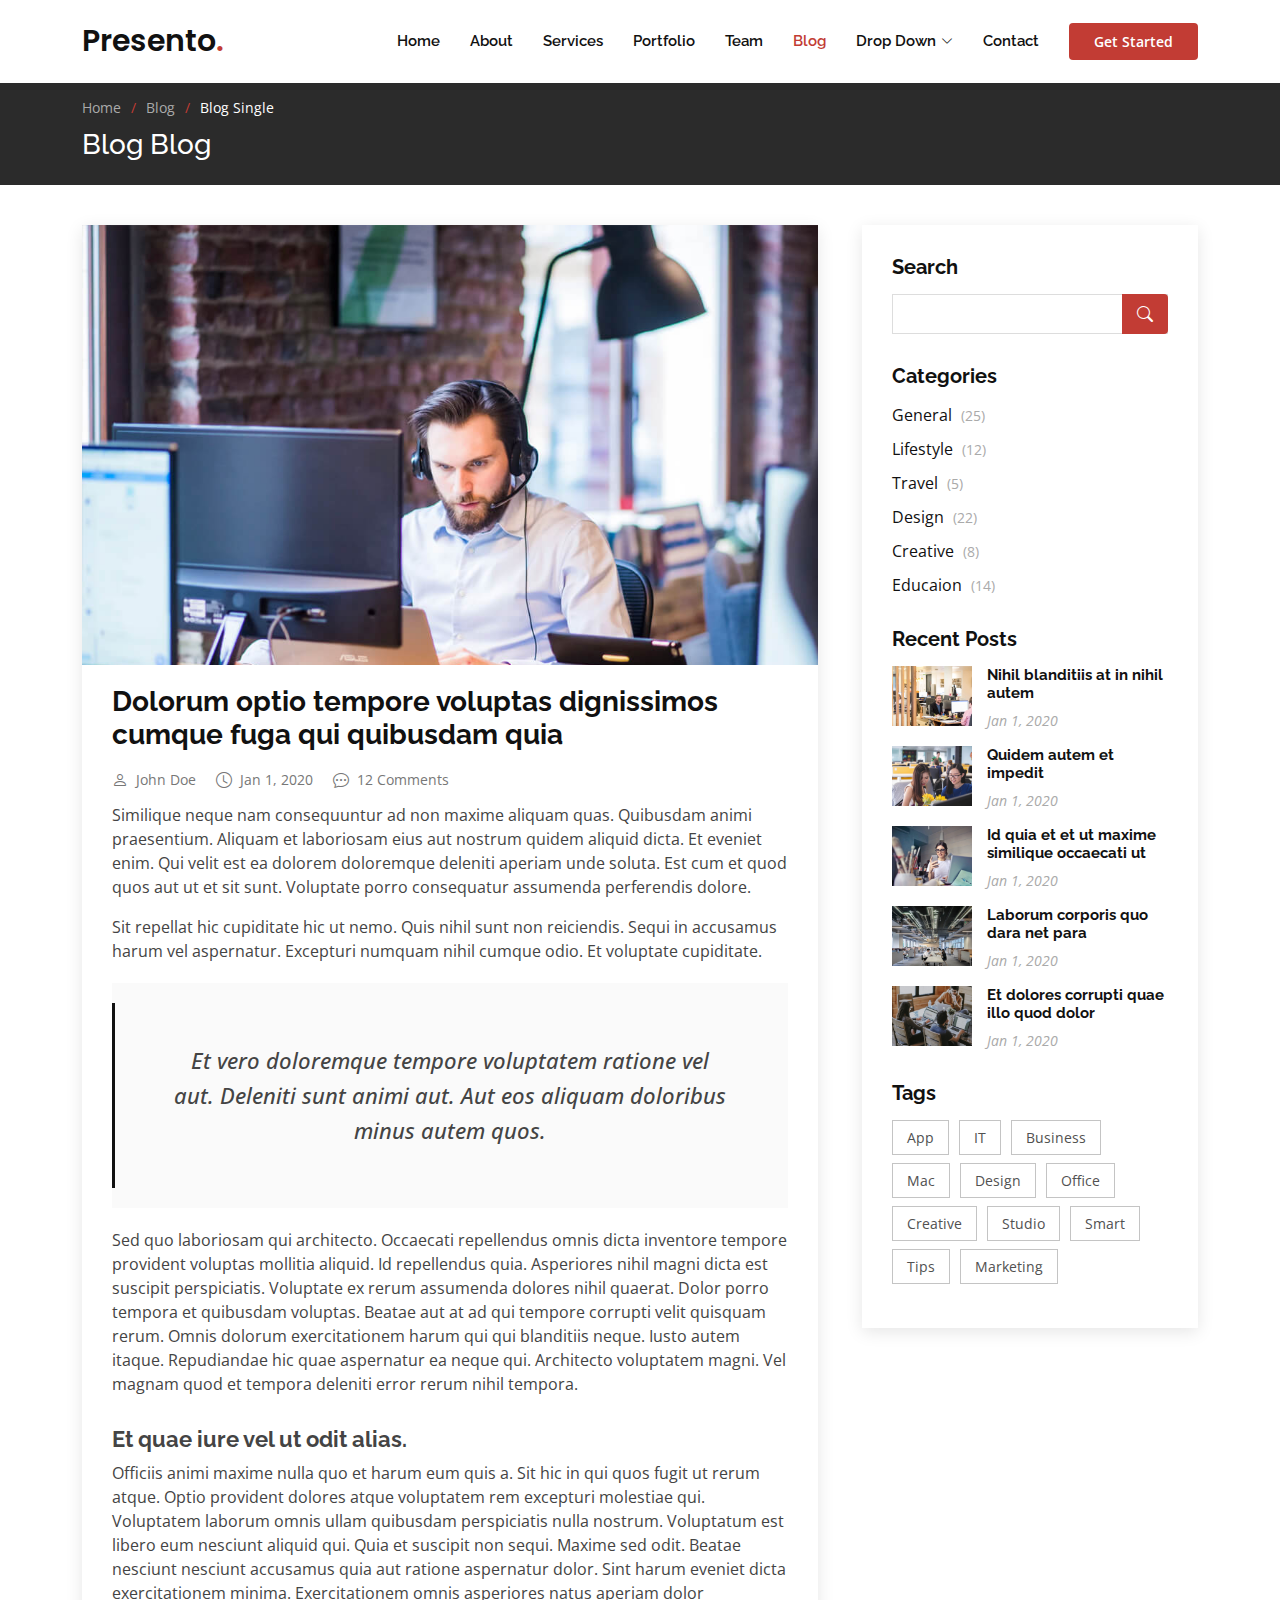
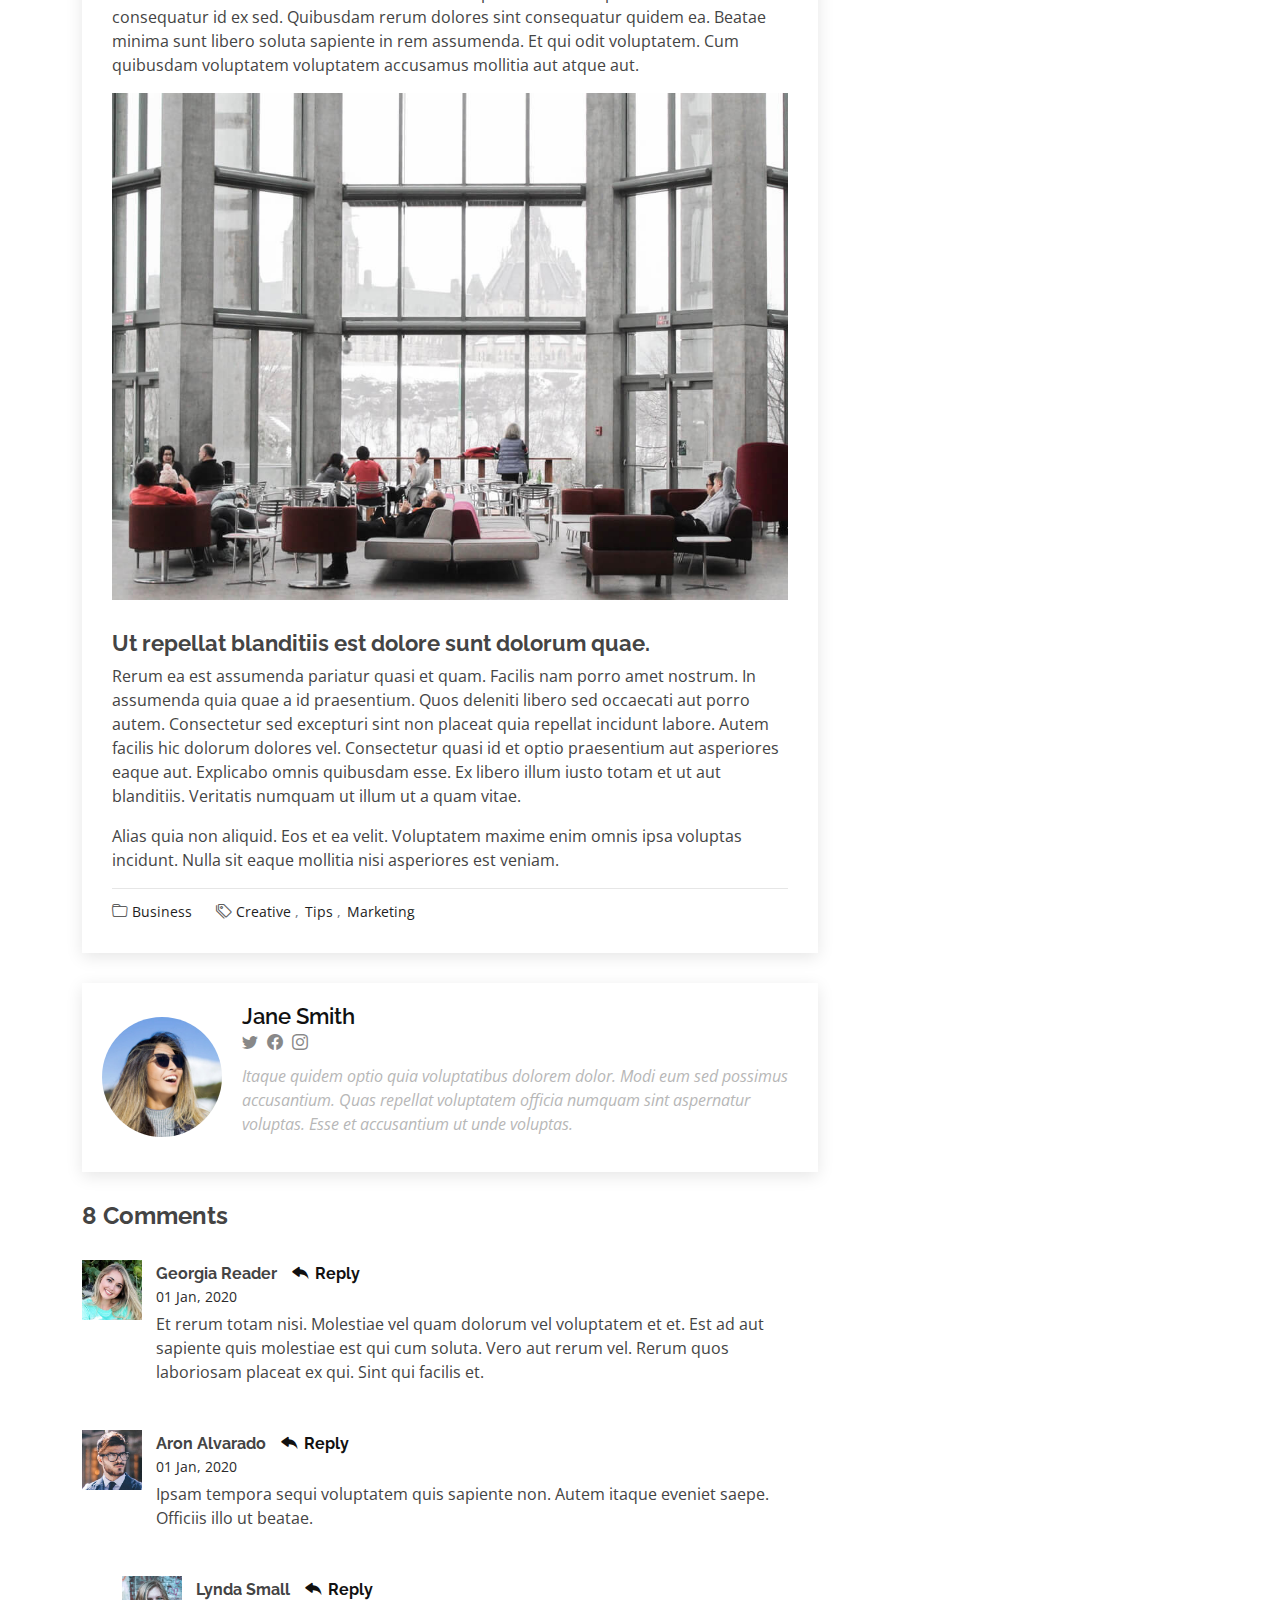
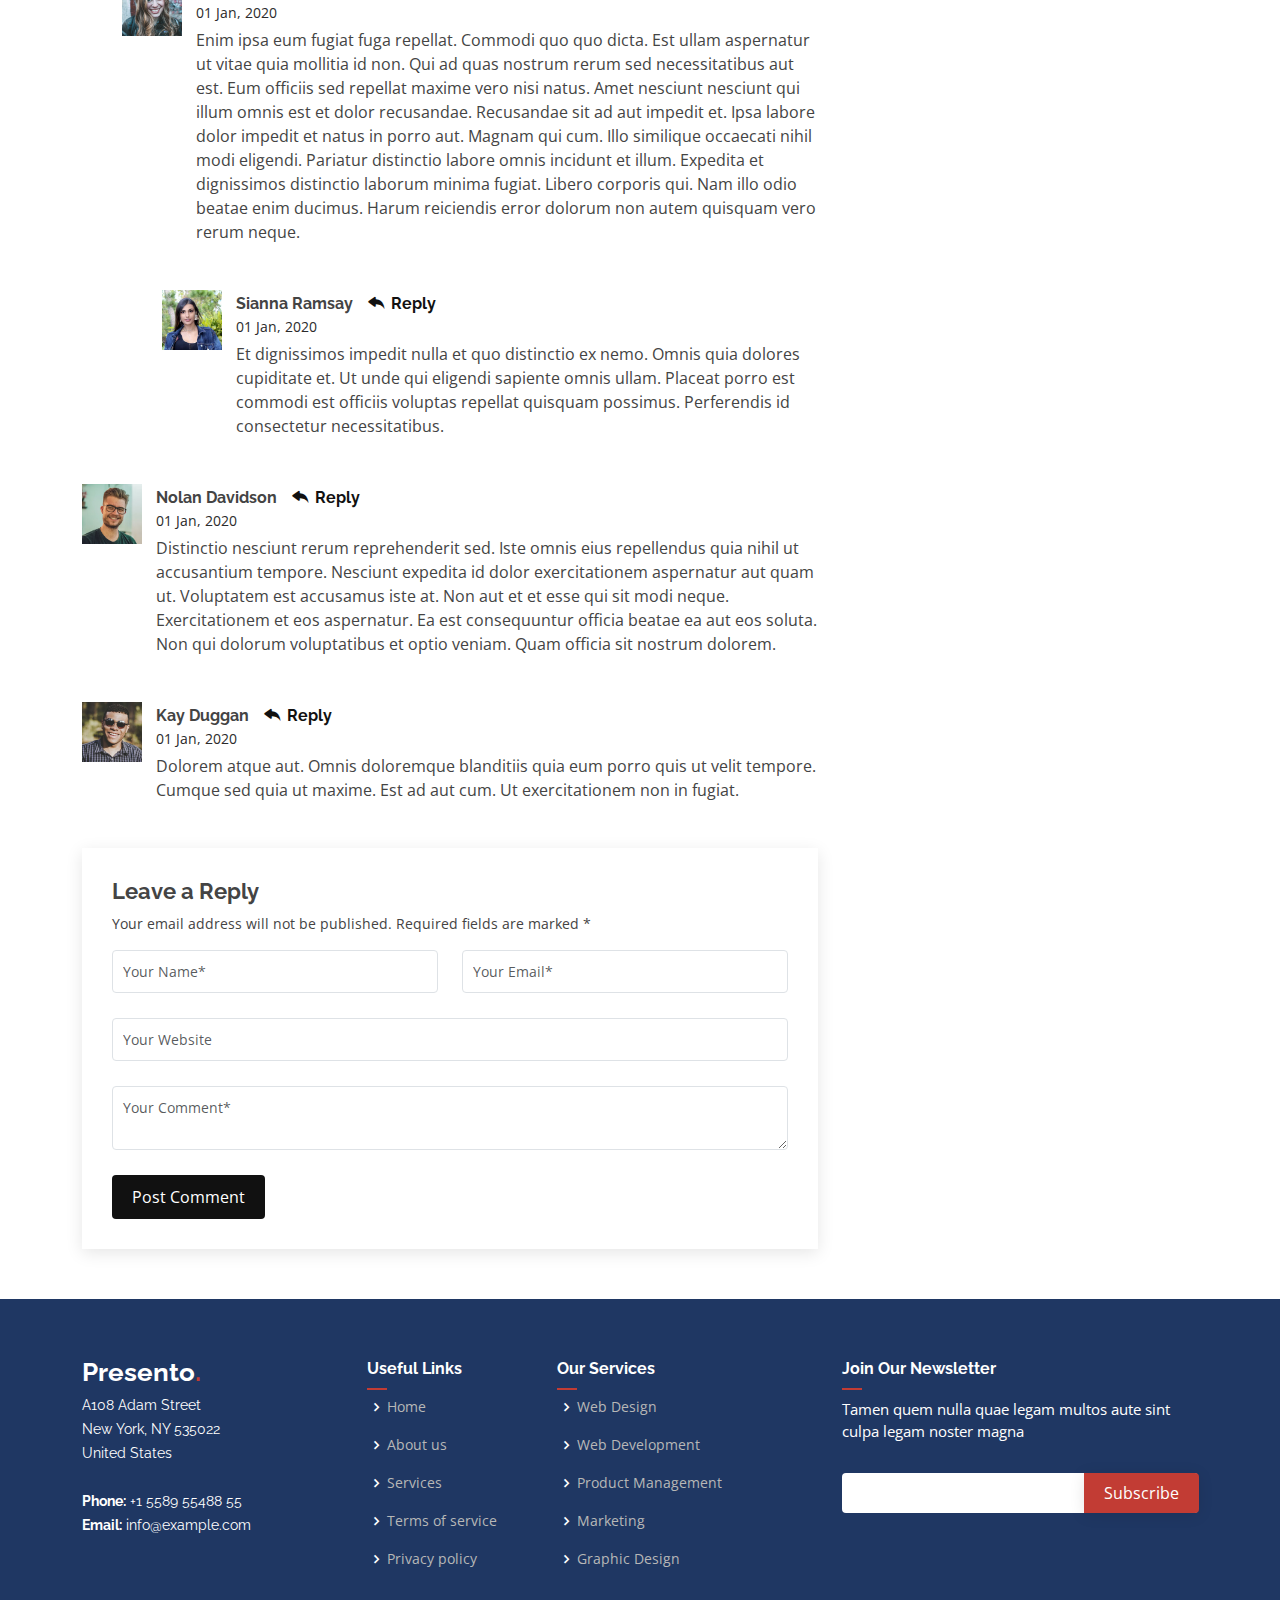
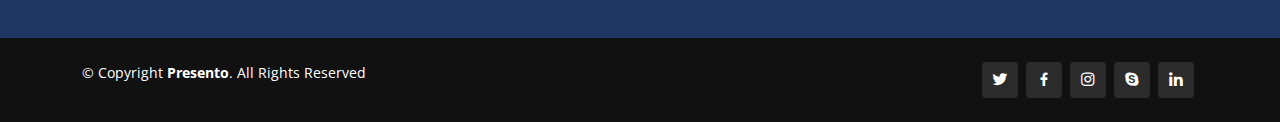
<file: blog-single.html>
<!DOCTYPE html>
<html lang="en">

<head>
  <meta charset="utf-8">
  <meta content="width=device-width, initial-scale=1.0" name="viewport">

  <title>Blog Single - Presento Bootstrap Template</title>
  <meta content="" name="description">
  <meta content="" name="keywords">

  <!-- Favicons -->
  <link href="assets/img/favicon.png" rel="icon">
  <link href="assets/img/apple-touch-icon.png" rel="apple-touch-icon">

  <!-- Google Fonts -->
  <link href="https://fonts.googleapis.com/css?family=Open+Sans:300,300i,400,400i,600,600i,700,700i|Raleway:300,300i,400,400i,500,500i,600,600i,700,700i|Poppins:300,300i,400,400i,500,500i,600,600i,700,700i" rel="stylesheet">

  <!-- Vendor CSS Files -->
  <link href="assets/vendor/aos/aos.css" rel="stylesheet">
  <link href="assets/vendor/bootstrap/css/bootstrap.min.css" rel="stylesheet">
  <link href="assets/vendor/bootstrap-icons/bootstrap-icons.css" rel="stylesheet">
  <link href="assets/vendor/boxicons/css/boxicons.min.css" rel="stylesheet">
  <link href="assets/vendor/glightbox/css/glightbox.min.css" rel="stylesheet">
  <link href="assets/vendor/remixicon/remixicon.css" rel="stylesheet">
  <link href="assets/vendor/swiper/swiper-bundle.min.css" rel="stylesheet">

  <!-- Template Main CSS File -->
  <link href="assets/css/style.css" rel="stylesheet">

  <!-- =======================================================
  * Template Name: Presento
  * Updated: Sep 18 2023 with Bootstrap v5.3.2
  * Template URL: https://bootstrapmade.com/presento-bootstrap-corporate-template/
  * Author: BootstrapMade.com
  * License: https://bootstrapmade.com/license/
  ======================================================== -->
</head>

<body>

  <!-- ======= Header ======= -->
  <header id="header" class="fixed-top d-flex align-items-center">
    <div class="container d-flex align-items-center">
      <h1 class="logo me-auto"><a href="index.html">Presento<span>.</span></a></h1>
      <!-- Uncomment below if you prefer to use an image logo -->
      <!-- <a href="index.html" class="logo me-auto"><img src="assets/img/logo.png" alt=""></a>-->

      <nav id="navbar" class="navbar order-last order-lg-0">
        <ul>
          <li><a class="nav-link scrollto " href="#hero">Home</a></li>
          <li><a class="nav-link scrollto" href="#about">About</a></li>
          <li><a class="nav-link scrollto" href="#services">Services</a></li>
          <li><a class="nav-link scrollto " href="#portfolio">Portfolio</a></li>
          <li><a class="nav-link scrollto" href="#team">Team</a></li>
          <li><a class="active" href="blog.html">Blog</a></li>
          <li class="dropdown"><a href="#"><span>Drop Down</span> <i class="bi bi-chevron-down"></i></a>
            <ul>
              <li><a href="#">Drop Down 1</a></li>
              <li class="dropdown"><a href="#"><span>Deep Drop Down</span> <i class="bi bi-chevron-right"></i></a>
                <ul>
                  <li><a href="#">Deep Drop Down 1</a></li>
                  <li><a href="#">Deep Drop Down 2</a></li>
                  <li><a href="#">Deep Drop Down 3</a></li>
                  <li><a href="#">Deep Drop Down 4</a></li>
                  <li><a href="#">Deep Drop Down 5</a></li>
                </ul>
              </li>
              <li><a href="#">Drop Down 2</a></li>
              <li><a href="#">Drop Down 3</a></li>
              <li><a href="#">Drop Down 4</a></li>
            </ul>
          </li>
          <li><a class="nav-link scrollto" href="#contact">Contact</a></li>
        </ul>
        <i class="bi bi-list mobile-nav-toggle"></i>
      </nav><!-- .navbar -->

      <a href="#about" class="get-started-btn scrollto">Get Started</a>
    </div>
  </header><!-- End Header -->

  <main id="main">

    <!-- ======= Breadcrumbs ======= -->
    <section class="breadcrumbs">
      <div class="container">

        <ol>
          <li><a href="index.html">Home</a></li>
          <li><a href="blog.html">Blog</a></li>
          <li>Blog Single</li>
        </ol>
        <h2>Blog Blog</h2>

      </div>
    </section><!-- End Breadcrumbs -->

    <!-- ======= Blog Single Section ======= -->
    <section id="blog" class="blog">
      <div class="container" data-aos="fade-up">

        <div class="row">

          <div class="col-lg-8 entries">

            <article class="entry entry-single">

              <div class="entry-img">
                <img src="assets/img/blog/blog-1.jpg" alt="" class="img-fluid">
              </div>

              <h2 class="entry-title">
                <a href="blog-single.html">Dolorum optio tempore voluptas dignissimos cumque fuga qui quibusdam quia</a>
              </h2>

              <div class="entry-meta">
                <ul>
                  <li class="d-flex align-items-center"><i class="bi bi-person"></i> <a href="blog-single.html">John Doe</a></li>
                  <li class="d-flex align-items-center"><i class="bi bi-clock"></i> <a href="blog-single.html"><time datetime="2020-01-01">Jan 1, 2020</time></a></li>
                  <li class="d-flex align-items-center"><i class="bi bi-chat-dots"></i> <a href="blog-single.html">12 Comments</a></li>
                </ul>
              </div>

              <div class="entry-content">
                <p>
                  Similique neque nam consequuntur ad non maxime aliquam quas. Quibusdam animi praesentium. Aliquam et laboriosam eius aut nostrum quidem aliquid dicta.
                  Et eveniet enim. Qui velit est ea dolorem doloremque deleniti aperiam unde soluta. Est cum et quod quos aut ut et sit sunt. Voluptate porro consequatur assumenda perferendis dolore.
                </p>

                <p>
                  Sit repellat hic cupiditate hic ut nemo. Quis nihil sunt non reiciendis. Sequi in accusamus harum vel aspernatur. Excepturi numquam nihil cumque odio. Et voluptate cupiditate.
                </p>

                <blockquote>
                  <p>
                    Et vero doloremque tempore voluptatem ratione vel aut. Deleniti sunt animi aut. Aut eos aliquam doloribus minus autem quos.
                  </p>
                </blockquote>

                <p>
                  Sed quo laboriosam qui architecto. Occaecati repellendus omnis dicta inventore tempore provident voluptas mollitia aliquid. Id repellendus quia. Asperiores nihil magni dicta est suscipit perspiciatis. Voluptate ex rerum assumenda dolores nihil quaerat.
                  Dolor porro tempora et quibusdam voluptas. Beatae aut at ad qui tempore corrupti velit quisquam rerum. Omnis dolorum exercitationem harum qui qui blanditiis neque.
                  Iusto autem itaque. Repudiandae hic quae aspernatur ea neque qui. Architecto voluptatem magni. Vel magnam quod et tempora deleniti error rerum nihil tempora.
                </p>

                <h3>Et quae iure vel ut odit alias.</h3>
                <p>
                  Officiis animi maxime nulla quo et harum eum quis a. Sit hic in qui quos fugit ut rerum atque. Optio provident dolores atque voluptatem rem excepturi molestiae qui. Voluptatem laborum omnis ullam quibusdam perspiciatis nulla nostrum. Voluptatum est libero eum nesciunt aliquid qui.
                  Quia et suscipit non sequi. Maxime sed odit. Beatae nesciunt nesciunt accusamus quia aut ratione aspernatur dolor. Sint harum eveniet dicta exercitationem minima. Exercitationem omnis asperiores natus aperiam dolor consequatur id ex sed. Quibusdam rerum dolores sint consequatur quidem ea.
                  Beatae minima sunt libero soluta sapiente in rem assumenda. Et qui odit voluptatem. Cum quibusdam voluptatem voluptatem accusamus mollitia aut atque aut.
                </p>
                <img src="assets/img/blog/blog-inside-post.jpg" class="img-fluid" alt="">

                <h3>Ut repellat blanditiis est dolore sunt dolorum quae.</h3>
                <p>
                  Rerum ea est assumenda pariatur quasi et quam. Facilis nam porro amet nostrum. In assumenda quia quae a id praesentium. Quos deleniti libero sed occaecati aut porro autem. Consectetur sed excepturi sint non placeat quia repellat incidunt labore. Autem facilis hic dolorum dolores vel.
                  Consectetur quasi id et optio praesentium aut asperiores eaque aut. Explicabo omnis quibusdam esse. Ex libero illum iusto totam et ut aut blanditiis. Veritatis numquam ut illum ut a quam vitae.
                </p>
                <p>
                  Alias quia non aliquid. Eos et ea velit. Voluptatem maxime enim omnis ipsa voluptas incidunt. Nulla sit eaque mollitia nisi asperiores est veniam.
                </p>

              </div>

              <div class="entry-footer">
                <i class="bi bi-folder"></i>
                <ul class="cats">
                  <li><a href="#">Business</a></li>
                </ul>

                <i class="bi bi-tags"></i>
                <ul class="tags">
                  <li><a href="#">Creative</a></li>
                  <li><a href="#">Tips</a></li>
                  <li><a href="#">Marketing</a></li>
                </ul>
              </div>

            </article><!-- End blog entry -->

            <div class="blog-author d-flex align-items-center">
              <img src="assets/img/blog/blog-author.jpg" class="rounded-circle float-left" alt="">
              <div>
                <h4>Jane Smith</h4>
                <div class="social-links">
                  <a href="https://twitters.com/#"><i class="bi bi-twitter"></i></a>
                  <a href="https://facebook.com/#"><i class="bi bi-facebook"></i></a>
                  <a href="https://instagram.com/#"><i class="biu bi-instagram"></i></a>
                </div>
                <p>
                  Itaque quidem optio quia voluptatibus dolorem dolor. Modi eum sed possimus accusantium. Quas repellat voluptatem officia numquam sint aspernatur voluptas. Esse et accusantium ut unde voluptas.
                </p>
              </div>
            </div><!-- End blog author bio -->

            <div class="blog-comments">

              <h4 class="comments-count">8 Comments</h4>

              <div id="comment-1" class="comment">
                <div class="d-flex">
                  <div class="comment-img"><img src="assets/img/blog/comments-1.jpg" alt=""></div>
                  <div>
                    <h5><a href="">Georgia Reader</a> <a href="#" class="reply"><i class="bi bi-reply-fill"></i> Reply</a></h5>
                    <time datetime="2020-01-01">01 Jan, 2020</time>
                    <p>
                      Et rerum totam nisi. Molestiae vel quam dolorum vel voluptatem et et. Est ad aut sapiente quis molestiae est qui cum soluta.
                      Vero aut rerum vel. Rerum quos laboriosam placeat ex qui. Sint qui facilis et.
                    </p>
                  </div>
                </div>
              </div><!-- End comment #1 -->

              <div id="comment-2" class="comment">
                <div class="d-flex">
                  <div class="comment-img"><img src="assets/img/blog/comments-2.jpg" alt=""></div>
                  <div>
                    <h5><a href="">Aron Alvarado</a> <a href="#" class="reply"><i class="bi bi-reply-fill"></i> Reply</a></h5>
                    <time datetime="2020-01-01">01 Jan, 2020</time>
                    <p>
                      Ipsam tempora sequi voluptatem quis sapiente non. Autem itaque eveniet saepe. Officiis illo ut beatae.
                    </p>
                  </div>
                </div>

                <div id="comment-reply-1" class="comment comment-reply">
                  <div class="d-flex">
                    <div class="comment-img"><img src="assets/img/blog/comments-3.jpg" alt=""></div>
                    <div>
                      <h5><a href="">Lynda Small</a> <a href="#" class="reply"><i class="bi bi-reply-fill"></i> Reply</a></h5>
                      <time datetime="2020-01-01">01 Jan, 2020</time>
                      <p>
                        Enim ipsa eum fugiat fuga repellat. Commodi quo quo dicta. Est ullam aspernatur ut vitae quia mollitia id non. Qui ad quas nostrum rerum sed necessitatibus aut est. Eum officiis sed repellat maxime vero nisi natus. Amet nesciunt nesciunt qui illum omnis est et dolor recusandae.

                        Recusandae sit ad aut impedit et. Ipsa labore dolor impedit et natus in porro aut. Magnam qui cum. Illo similique occaecati nihil modi eligendi. Pariatur distinctio labore omnis incidunt et illum. Expedita et dignissimos distinctio laborum minima fugiat.

                        Libero corporis qui. Nam illo odio beatae enim ducimus. Harum reiciendis error dolorum non autem quisquam vero rerum neque.
                      </p>
                    </div>
                  </div>

                  <div id="comment-reply-2" class="comment comment-reply">
                    <div class="d-flex">
                      <div class="comment-img"><img src="assets/img/blog/comments-4.jpg" alt=""></div>
                      <div>
                        <h5><a href="">Sianna Ramsay</a> <a href="#" class="reply"><i class="bi bi-reply-fill"></i> Reply</a></h5>
                        <time datetime="2020-01-01">01 Jan, 2020</time>
                        <p>
                          Et dignissimos impedit nulla et quo distinctio ex nemo. Omnis quia dolores cupiditate et. Ut unde qui eligendi sapiente omnis ullam. Placeat porro est commodi est officiis voluptas repellat quisquam possimus. Perferendis id consectetur necessitatibus.
                        </p>
                      </div>
                    </div>

                  </div><!-- End comment reply #2-->

                </div><!-- End comment reply #1-->

              </div><!-- End comment #2-->

              <div id="comment-3" class="comment">
                <div class="d-flex">
                  <div class="comment-img"><img src="assets/img/blog/comments-5.jpg" alt=""></div>
                  <div>
                    <h5><a href="">Nolan Davidson</a> <a href="#" class="reply"><i class="bi bi-reply-fill"></i> Reply</a></h5>
                    <time datetime="2020-01-01">01 Jan, 2020</time>
                    <p>
                      Distinctio nesciunt rerum reprehenderit sed. Iste omnis eius repellendus quia nihil ut accusantium tempore. Nesciunt expedita id dolor exercitationem aspernatur aut quam ut. Voluptatem est accusamus iste at.
                      Non aut et et esse qui sit modi neque. Exercitationem et eos aspernatur. Ea est consequuntur officia beatae ea aut eos soluta. Non qui dolorum voluptatibus et optio veniam. Quam officia sit nostrum dolorem.
                    </p>
                  </div>
                </div>

              </div><!-- End comment #3 -->

              <div id="comment-4" class="comment">
                <div class="d-flex">
                  <div class="comment-img"><img src="assets/img/blog/comments-6.jpg" alt=""></div>
                  <div>
                    <h5><a href="">Kay Duggan</a> <a href="#" class="reply"><i class="bi bi-reply-fill"></i> Reply</a></h5>
                    <time datetime="2020-01-01">01 Jan, 2020</time>
                    <p>
                      Dolorem atque aut. Omnis doloremque blanditiis quia eum porro quis ut velit tempore. Cumque sed quia ut maxime. Est ad aut cum. Ut exercitationem non in fugiat.
                    </p>
                  </div>
                </div>

              </div><!-- End comment #4 -->

              <div class="reply-form">
                <h4>Leave a Reply</h4>
                <p>Your email address will not be published. Required fields are marked * </p>
                <form action="">
                  <div class="row">
                    <div class="col-md-6 form-group">
                      <input name="name" type="text" class="form-control" placeholder="Your Name*">
                    </div>
                    <div class="col-md-6 form-group">
                      <input name="email" type="text" class="form-control" placeholder="Your Email*">
                    </div>
                  </div>
                  <div class="row">
                    <div class="col form-group">
                      <input name="website" type="text" class="form-control" placeholder="Your Website">
                    </div>
                  </div>
                  <div class="row">
                    <div class="col form-group">
                      <textarea name="comment" class="form-control" placeholder="Your Comment*"></textarea>
                    </div>
                  </div>
                  <button type="submit" class="btn btn-primary">Post Comment</button>

                </form>

              </div>

            </div><!-- End blog comments -->

          </div><!-- End blog entries list -->

          <div class="col-lg-4">

            <div class="sidebar">

              <h3 class="sidebar-title">Search</h3>
              <div class="sidebar-item search-form">
                <form action="">
                  <input type="text">
                  <button type="submit"><i class="bi bi-search"></i></button>
                </form>
              </div><!-- End sidebar search formn-->

              <h3 class="sidebar-title">Categories</h3>
              <div class="sidebar-item categories">
                <ul>
                  <li><a href="#">General <span>(25)</span></a></li>
                  <li><a href="#">Lifestyle <span>(12)</span></a></li>
                  <li><a href="#">Travel <span>(5)</span></a></li>
                  <li><a href="#">Design <span>(22)</span></a></li>
                  <li><a href="#">Creative <span>(8)</span></a></li>
                  <li><a href="#">Educaion <span>(14)</span></a></li>
                </ul>
              </div><!-- End sidebar categories-->

              <h3 class="sidebar-title">Recent Posts</h3>
              <div class="sidebar-item recent-posts">
                <div class="post-item clearfix">
                  <img src="assets/img/blog/blog-recent-1.jpg" alt="">
                  <h4><a href="blog-single.html">Nihil blanditiis at in nihil autem</a></h4>
                  <time datetime="2020-01-01">Jan 1, 2020</time>
                </div>

                <div class="post-item clearfix">
                  <img src="assets/img/blog/blog-recent-2.jpg" alt="">
                  <h4><a href="blog-single.html">Quidem autem et impedit</a></h4>
                  <time datetime="2020-01-01">Jan 1, 2020</time>
                </div>

                <div class="post-item clearfix">
                  <img src="assets/img/blog/blog-recent-3.jpg" alt="">
                  <h4><a href="blog-single.html">Id quia et et ut maxime similique occaecati ut</a></h4>
                  <time datetime="2020-01-01">Jan 1, 2020</time>
                </div>

                <div class="post-item clearfix">
                  <img src="assets/img/blog/blog-recent-4.jpg" alt="">
                  <h4><a href="blog-single.html">Laborum corporis quo dara net para</a></h4>
                  <time datetime="2020-01-01">Jan 1, 2020</time>
                </div>

                <div class="post-item clearfix">
                  <img src="assets/img/blog/blog-recent-5.jpg" alt="">
                  <h4><a href="blog-single.html">Et dolores corrupti quae illo quod dolor</a></h4>
                  <time datetime="2020-01-01">Jan 1, 2020</time>
                </div>

              </div><!-- End sidebar recent posts-->

              <h3 class="sidebar-title">Tags</h3>
              <div class="sidebar-item tags">
                <ul>
                  <li><a href="#">App</a></li>
                  <li><a href="#">IT</a></li>
                  <li><a href="#">Business</a></li>
                  <li><a href="#">Mac</a></li>
                  <li><a href="#">Design</a></li>
                  <li><a href="#">Office</a></li>
                  <li><a href="#">Creative</a></li>
                  <li><a href="#">Studio</a></li>
                  <li><a href="#">Smart</a></li>
                  <li><a href="#">Tips</a></li>
                  <li><a href="#">Marketing</a></li>
                </ul>
              </div><!-- End sidebar tags-->

            </div><!-- End sidebar -->

          </div><!-- End blog sidebar -->

        </div>

      </div>
    </section><!-- End Blog Single Section -->

  </main><!-- End #main -->

  <!-- ======= Footer ======= -->
  <footer id="footer">

    <div class="footer-top">
      <div class="container">
        <div class="row">

          <div class="col-lg-3 col-md-6 footer-contact">
            <h3>Presento<span>.</span></h3>
            <p>
              A108 Adam Street <br>
              New York, NY 535022<br>
              United States <br><br>
              <strong>Phone:</strong> +1 5589 55488 55<br>
              <strong>Email:</strong> info@example.com<br>
            </p>
          </div>

          <div class="col-lg-2 col-md-6 footer-links">
            <h4>Useful Links</h4>
            <ul>
              <li><i class="bx bx-chevron-right"></i> <a href="#">Home</a></li>
              <li><i class="bx bx-chevron-right"></i> <a href="#">About us</a></li>
              <li><i class="bx bx-chevron-right"></i> <a href="#">Services</a></li>
              <li><i class="bx bx-chevron-right"></i> <a href="#">Terms of service</a></li>
              <li><i class="bx bx-chevron-right"></i> <a href="#">Privacy policy</a></li>
            </ul>
          </div>

          <div class="col-lg-3 col-md-6 footer-links">
            <h4>Our Services</h4>
            <ul>
              <li><i class="bx bx-chevron-right"></i> <a href="#">Web Design</a></li>
              <li><i class="bx bx-chevron-right"></i> <a href="#">Web Development</a></li>
              <li><i class="bx bx-chevron-right"></i> <a href="#">Product Management</a></li>
              <li><i class="bx bx-chevron-right"></i> <a href="#">Marketing</a></li>
              <li><i class="bx bx-chevron-right"></i> <a href="#">Graphic Design</a></li>
            </ul>
          </div>

          <div class="col-lg-4 col-md-6 footer-newsletter">
            <h4>Join Our Newsletter</h4>
            <p>Tamen quem nulla quae legam multos aute sint culpa legam noster magna</p>
            <form action="" method="post">
              <input type="email" name="email"><input type="submit" value="Subscribe">
            </form>
          </div>

        </div>
      </div>
    </div>

    <div class="container d-md-flex py-4">

      <div class="me-md-auto text-center text-md-start">
        <div class="copyright">
          &copy; Copyright <strong><span>Presento</span></strong>. All Rights Reserved
        </div>
        
      </div>
      <div class="social-links text-center text-md-end pt-3 pt-md-0">
        <a href="#" class="twitter"><i class="bx bxl-twitter"></i></a>
        <a href="#" class="facebook"><i class="bx bxl-facebook"></i></a>
        <a href="#" class="instagram"><i class="bx bxl-instagram"></i></a>
        <a href="#" class="google-plus"><i class="bx bxl-skype"></i></a>
        <a href="#" class="linkedin"><i class="bx bxl-linkedin"></i></a>
      </div>
    </div>
  </footer><!-- End Footer -->

  <a href="#" class="back-to-top d-flex align-items-center justify-content-center"><i class="bi bi-arrow-up-short"></i></a>

  <!-- Vendor JS Files -->
  <script src="assets/vendor/purecounter/purecounter_vanilla.js"></script>
  <script src="assets/vendor/aos/aos.js"></script>
  <script src="assets/vendor/bootstrap/js/bootstrap.bundle.min.js"></script>
  <script src="assets/vendor/glightbox/js/glightbox.min.js"></script>
  <script src="assets/vendor/isotope-layout/isotope.pkgd.min.js"></script>
  <script src="assets/vendor/swiper/swiper-bundle.min.js"></script>
  <script src="assets/vendor/php-email-form/validate.js"></script>

  <!-- Template Main JS File -->
  <script src="assets/js/main.js"></script>

</body>

</html>
</file>
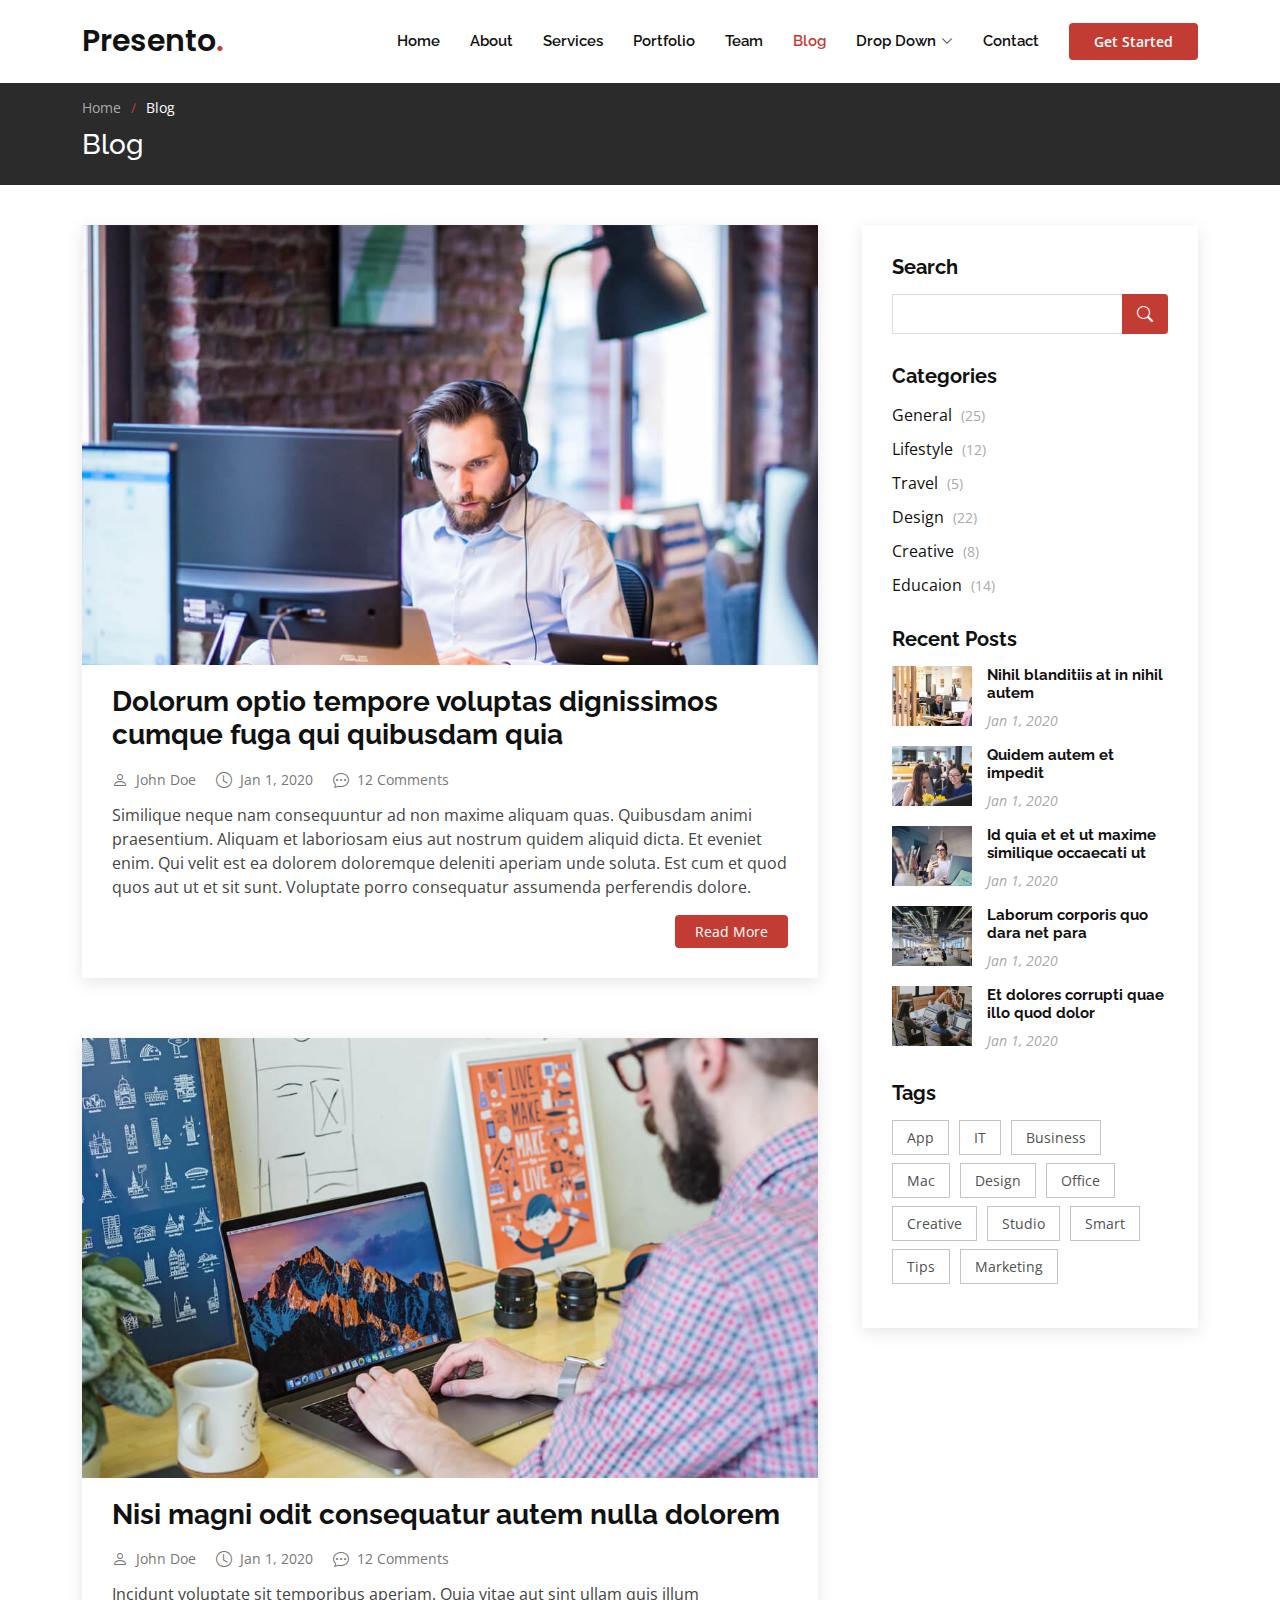
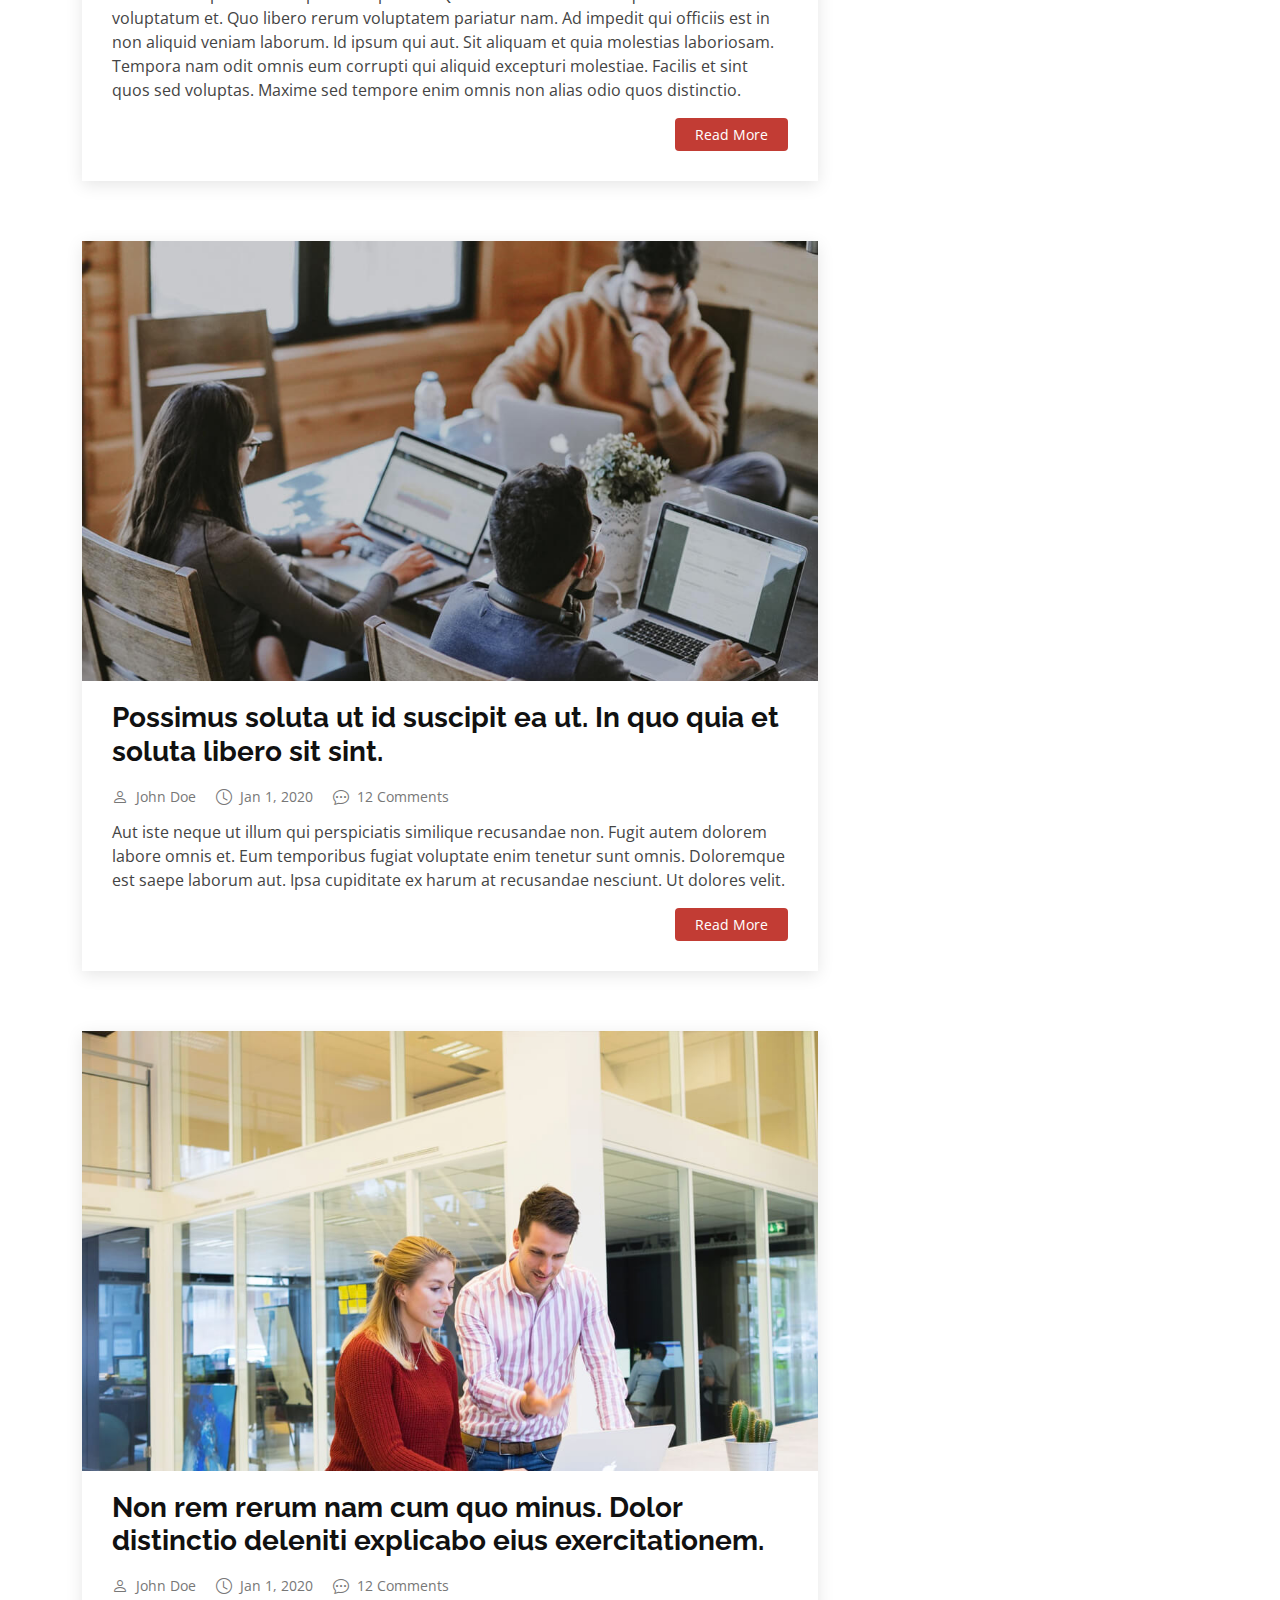
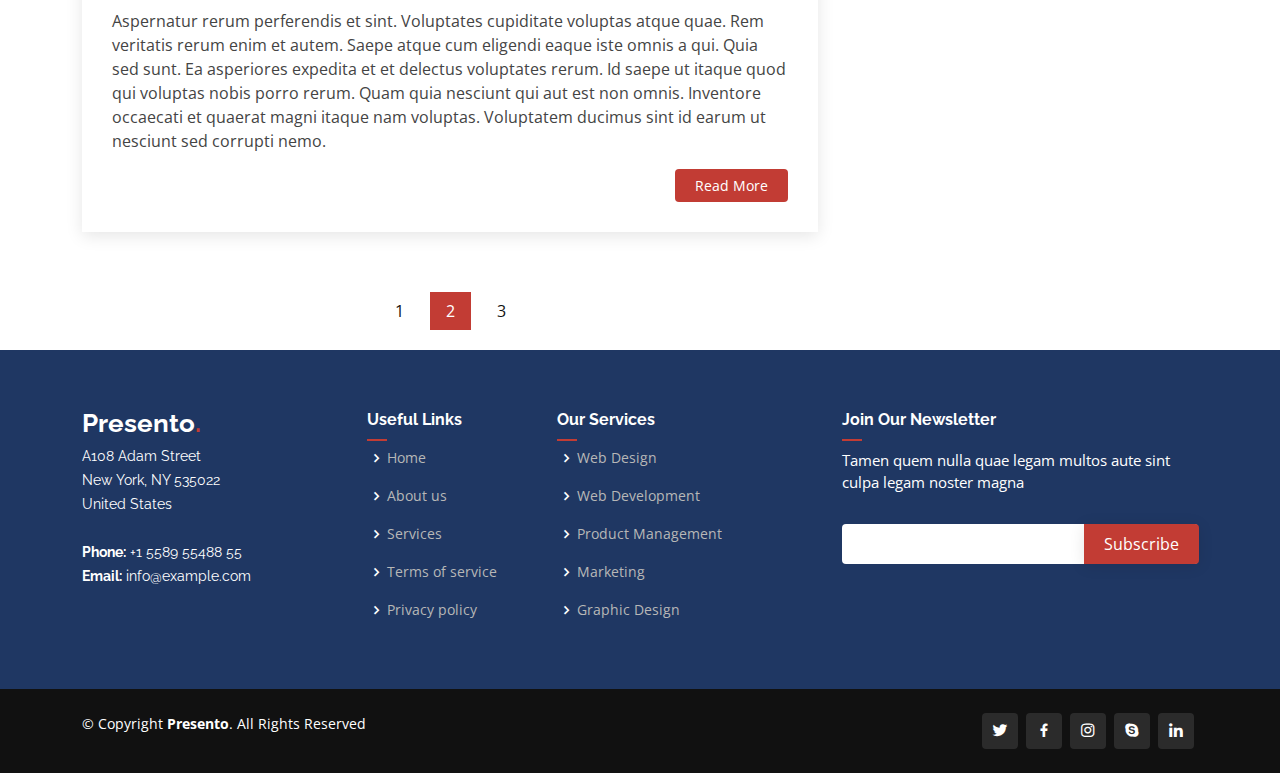
<file: blog.html>
<!DOCTYPE html>
<html lang="en">

<head>
  <meta charset="utf-8">
  <meta content="width=device-width, initial-scale=1.0" name="viewport">

  <title>Blog - Presento Bootstrap Template</title>
  <meta content="" name="description">
  <meta content="" name="keywords">

  <!-- Favicons -->
  <link href="assets/img/favicon.png" rel="icon">
  <link href="assets/img/apple-touch-icon.png" rel="apple-touch-icon">

  <!-- Google Fonts -->
  <link href="https://fonts.googleapis.com/css?family=Open+Sans:300,300i,400,400i,600,600i,700,700i|Raleway:300,300i,400,400i,500,500i,600,600i,700,700i|Poppins:300,300i,400,400i,500,500i,600,600i,700,700i" rel="stylesheet">

  <!-- Vendor CSS Files -->
  <link href="assets/vendor/aos/aos.css" rel="stylesheet">
  <link href="assets/vendor/bootstrap/css/bootstrap.min.css" rel="stylesheet">
  <link href="assets/vendor/bootstrap-icons/bootstrap-icons.css" rel="stylesheet">
  <link href="assets/vendor/boxicons/css/boxicons.min.css" rel="stylesheet">
  <link href="assets/vendor/glightbox/css/glightbox.min.css" rel="stylesheet">
  <link href="assets/vendor/remixicon/remixicon.css" rel="stylesheet">
  <link href="assets/vendor/swiper/swiper-bundle.min.css" rel="stylesheet">

  <!-- Template Main CSS File -->
  <link href="assets/css/style.css" rel="stylesheet">

  <!-- =======================================================
  * Template Name: Presento
  * Updated: Sep 18 2023 with Bootstrap v5.3.2
  * Template URL: https://bootstrapmade.com/presento-bootstrap-corporate-template/
  * Author: BootstrapMade.com
  * License: https://bootstrapmade.com/license/
  ======================================================== -->
</head>

<body>

  <!-- ======= Header ======= -->
  <header id="header" class="fixed-top d-flex align-items-center">
    <div class="container d-flex align-items-center">
      <h1 class="logo me-auto"><a href="index.html">Presento<span>.</span></a></h1>
      <!-- Uncomment below if you prefer to use an image logo -->
      <!-- <a href="index.html" class="logo me-auto"><img src="assets/img/logo.png" alt=""></a>-->

      <nav id="navbar" class="navbar order-last order-lg-0">
        <ul>
          <li><a class="nav-link scrollto " href="#hero">Home</a></li>
          <li><a class="nav-link scrollto" href="#about">About</a></li>
          <li><a class="nav-link scrollto" href="#services">Services</a></li>
          <li><a class="nav-link scrollto " href="#portfolio">Portfolio</a></li>
          <li><a class="nav-link scrollto" href="#team">Team</a></li>
          <li><a class="active" href="blog.html">Blog</a></li>
          <li class="dropdown"><a href="#"><span>Drop Down</span> <i class="bi bi-chevron-down"></i></a>
            <ul>
              <li><a href="#">Drop Down 1</a></li>
              <li class="dropdown"><a href="#"><span>Deep Drop Down</span> <i class="bi bi-chevron-right"></i></a>
                <ul>
                  <li><a href="#">Deep Drop Down 1</a></li>
                  <li><a href="#">Deep Drop Down 2</a></li>
                  <li><a href="#">Deep Drop Down 3</a></li>
                  <li><a href="#">Deep Drop Down 4</a></li>
                  <li><a href="#">Deep Drop Down 5</a></li>
                </ul>
              </li>
              <li><a href="#">Drop Down 2</a></li>
              <li><a href="#">Drop Down 3</a></li>
              <li><a href="#">Drop Down 4</a></li>
            </ul>
          </li>
          <li><a class="nav-link scrollto" href="#contact">Contact</a></li>
        </ul>
        <i class="bi bi-list mobile-nav-toggle"></i>
      </nav><!-- .navbar -->

      <a href="#about" class="get-started-btn scrollto">Get Started</a>
    </div>
  </header><!-- End Header -->

  <main id="main">

    <!-- ======= Breadcrumbs ======= -->
    <section class="breadcrumbs">
      <div class="container">

        <ol>
          <li><a href="index.html">Home</a></li>
          <li>Blog</li>
        </ol>
        <h2>Blog</h2>

      </div>
    </section><!-- End Breadcrumbs -->

    <!-- ======= Blog Section ======= -->
    <section id="blog" class="blog">
      <div class="container" data-aos="fade-up">

        <div class="row">

          <div class="col-lg-8 entries">

            <article class="entry">

              <div class="entry-img">
                <img src="assets/img/blog/blog-1.jpg" alt="" class="img-fluid">
              </div>

              <h2 class="entry-title">
                <a href="blog-single.html">Dolorum optio tempore voluptas dignissimos cumque fuga qui quibusdam quia</a>
              </h2>

              <div class="entry-meta">
                <ul>
                  <li class="d-flex align-items-center"><i class="bi bi-person"></i> <a href="blog-single.html">John Doe</a></li>
                  <li class="d-flex align-items-center"><i class="bi bi-clock"></i> <a href="blog-single.html"><time datetime="2020-01-01">Jan 1, 2020</time></a></li>
                  <li class="d-flex align-items-center"><i class="bi bi-chat-dots"></i> <a href="blog-single.html">12 Comments</a></li>
                </ul>
              </div>

              <div class="entry-content">
                <p>
                  Similique neque nam consequuntur ad non maxime aliquam quas. Quibusdam animi praesentium. Aliquam et laboriosam eius aut nostrum quidem aliquid dicta.
                  Et eveniet enim. Qui velit est ea dolorem doloremque deleniti aperiam unde soluta. Est cum et quod quos aut ut et sit sunt. Voluptate porro consequatur assumenda perferendis dolore.
                </p>
                <div class="read-more">
                  <a href="blog-single.html">Read More</a>
                </div>
              </div>

            </article><!-- End blog entry -->

            <article class="entry">

              <div class="entry-img">
                <img src="assets/img/blog/blog-2.jpg" alt="" class="img-fluid">
              </div>

              <h2 class="entry-title">
                <a href="blog-single.html">Nisi magni odit consequatur autem nulla dolorem</a>
              </h2>

              <div class="entry-meta">
                <ul>
                  <li class="d-flex align-items-center"><i class="bi bi-person"></i> <a href="blog-single.html">John Doe</a></li>
                  <li class="d-flex align-items-center"><i class="bi bi-clock"></i> <a href="blog-single.html"><time datetime="2020-01-01">Jan 1, 2020</time></a></li>
                  <li class="d-flex align-items-center"><i class="bi bi-chat-dots"></i> <a href="blog-single.html">12 Comments</a></li>
                </ul>
              </div>

              <div class="entry-content">
                <p>
                  Incidunt voluptate sit temporibus aperiam. Quia vitae aut sint ullam quis illum voluptatum et. Quo libero rerum voluptatem pariatur nam.
                  Ad impedit qui officiis est in non aliquid veniam laborum. Id ipsum qui aut. Sit aliquam et quia molestias laboriosam. Tempora nam odit omnis eum corrupti qui aliquid excepturi molestiae. Facilis et sint quos sed voluptas. Maxime sed tempore enim omnis non alias odio quos distinctio.
                </p>
                <div class="read-more">
                  <a href="blog-single.html">Read More</a>
                </div>
              </div>

            </article><!-- End blog entry -->

            <article class="entry">

              <div class="entry-img">
                <img src="assets/img/blog/blog-3.jpg" alt="" class="img-fluid">
              </div>

              <h2 class="entry-title">
                <a href="blog-single.html">Possimus soluta ut id suscipit ea ut. In quo quia et soluta libero sit sint.</a>
              </h2>

              <div class="entry-meta">
                <ul>
                  <li class="d-flex align-items-center"><i class="bi bi-person"></i> <a href="blog-single.html">John Doe</a></li>
                  <li class="d-flex align-items-center"><i class="bi bi-clock"></i> <a href="blog-single.html"><time datetime="2020-01-01">Jan 1, 2020</time></a></li>
                  <li class="d-flex align-items-center"><i class="bi bi-chat-dots"></i> <a href="blog-single.html">12 Comments</a></li>
                </ul>
              </div>

              <div class="entry-content">
                <p>
                  Aut iste neque ut illum qui perspiciatis similique recusandae non. Fugit autem dolorem labore omnis et. Eum temporibus fugiat voluptate enim tenetur sunt omnis.
                  Doloremque est saepe laborum aut. Ipsa cupiditate ex harum at recusandae nesciunt. Ut dolores velit.
                </p>
                <div class="read-more">
                  <a href="blog-single.html">Read More</a>
                </div>
              </div>

            </article><!-- End blog entry -->

            <article class="entry">

              <div class="entry-img">
                <img src="assets/img/blog/blog-4.jpg" alt="" class="img-fluid">
              </div>

              <h2 class="entry-title">
                <a href="blog-single.html">Non rem rerum nam cum quo minus. Dolor distinctio deleniti explicabo eius exercitationem.</a>
              </h2>

              <div class="entry-meta">
                <ul>
                  <li class="d-flex align-items-center"><i class="bi bi-person"></i> <a href="blog-single.html">John Doe</a></li>
                  <li class="d-flex align-items-center"><i class="bi bi-clock"></i> <a href="blog-single.html"><time datetime="2020-01-01">Jan 1, 2020</time></a></li>
                  <li class="d-flex align-items-center"><i class="bi bi-chat-dots"></i> <a href="blog-single.html">12 Comments</a></li>
                </ul>
              </div>

              <div class="entry-content">
                <p>
                  Aspernatur rerum perferendis et sint. Voluptates cupiditate voluptas atque quae. Rem veritatis rerum enim et autem. Saepe atque cum eligendi eaque iste omnis a qui.
                  Quia sed sunt. Ea asperiores expedita et et delectus voluptates rerum. Id saepe ut itaque quod qui voluptas nobis porro rerum. Quam quia nesciunt qui aut est non omnis. Inventore occaecati et quaerat magni itaque nam voluptas. Voluptatem ducimus sint id earum ut nesciunt sed corrupti nemo.
                </p>
                <div class="read-more">
                  <a href="blog-single.html">Read More</a>
                </div>
              </div>

            </article><!-- End blog entry -->

            <div class="blog-pagination">
              <ul class="justify-content-center">
                <li><a href="#">1</a></li>
                <li class="active"><a href="#">2</a></li>
                <li><a href="#">3</a></li>
              </ul>
            </div>

          </div><!-- End blog entries list -->

          <div class="col-lg-4">

            <div class="sidebar">

              <h3 class="sidebar-title">Search</h3>
              <div class="sidebar-item search-form">
                <form action="">
                  <input type="text">
                  <button type="submit"><i class="bi bi-search"></i></button>
                </form>
              </div><!-- End sidebar search formn-->

              <h3 class="sidebar-title">Categories</h3>
              <div class="sidebar-item categories">
                <ul>
                  <li><a href="#">General <span>(25)</span></a></li>
                  <li><a href="#">Lifestyle <span>(12)</span></a></li>
                  <li><a href="#">Travel <span>(5)</span></a></li>
                  <li><a href="#">Design <span>(22)</span></a></li>
                  <li><a href="#">Creative <span>(8)</span></a></li>
                  <li><a href="#">Educaion <span>(14)</span></a></li>
                </ul>
              </div><!-- End sidebar categories-->

              <h3 class="sidebar-title">Recent Posts</h3>
              <div class="sidebar-item recent-posts">
                <div class="post-item clearfix">
                  <img src="assets/img/blog/blog-recent-1.jpg" alt="">
                  <h4><a href="blog-single.html">Nihil blanditiis at in nihil autem</a></h4>
                  <time datetime="2020-01-01">Jan 1, 2020</time>
                </div>

                <div class="post-item clearfix">
                  <img src="assets/img/blog/blog-recent-2.jpg" alt="">
                  <h4><a href="blog-single.html">Quidem autem et impedit</a></h4>
                  <time datetime="2020-01-01">Jan 1, 2020</time>
                </div>

                <div class="post-item clearfix">
                  <img src="assets/img/blog/blog-recent-3.jpg" alt="">
                  <h4><a href="blog-single.html">Id quia et et ut maxime similique occaecati ut</a></h4>
                  <time datetime="2020-01-01">Jan 1, 2020</time>
                </div>

                <div class="post-item clearfix">
                  <img src="assets/img/blog/blog-recent-4.jpg" alt="">
                  <h4><a href="blog-single.html">Laborum corporis quo dara net para</a></h4>
                  <time datetime="2020-01-01">Jan 1, 2020</time>
                </div>

                <div class="post-item clearfix">
                  <img src="assets/img/blog/blog-recent-5.jpg" alt="">
                  <h4><a href="blog-single.html">Et dolores corrupti quae illo quod dolor</a></h4>
                  <time datetime="2020-01-01">Jan 1, 2020</time>
                </div>

              </div><!-- End sidebar recent posts-->

              <h3 class="sidebar-title">Tags</h3>
              <div class="sidebar-item tags">
                <ul>
                  <li><a href="#">App</a></li>
                  <li><a href="#">IT</a></li>
                  <li><a href="#">Business</a></li>
                  <li><a href="#">Mac</a></li>
                  <li><a href="#">Design</a></li>
                  <li><a href="#">Office</a></li>
                  <li><a href="#">Creative</a></li>
                  <li><a href="#">Studio</a></li>
                  <li><a href="#">Smart</a></li>
                  <li><a href="#">Tips</a></li>
                  <li><a href="#">Marketing</a></li>
                </ul>
              </div><!-- End sidebar tags-->

            </div><!-- End sidebar -->

          </div><!-- End blog sidebar -->

        </div>

      </div>
    </section><!-- End Blog Section -->

  </main><!-- End #main -->

  <!-- ======= Footer ======= -->
  <footer id="footer">

    <div class="footer-top">
      <div class="container">
        <div class="row">

          <div class="col-lg-3 col-md-6 footer-contact">
            <h3>Presento<span>.</span></h3>
            <p>
              A108 Adam Street <br>
              New York, NY 535022<br>
              United States <br><br>
              <strong>Phone:</strong> +1 5589 55488 55<br>
              <strong>Email:</strong> info@example.com<br>
            </p>
          </div>

          <div class="col-lg-2 col-md-6 footer-links">
            <h4>Useful Links</h4>
            <ul>
              <li><i class="bx bx-chevron-right"></i> <a href="#">Home</a></li>
              <li><i class="bx bx-chevron-right"></i> <a href="#">About us</a></li>
              <li><i class="bx bx-chevron-right"></i> <a href="#">Services</a></li>
              <li><i class="bx bx-chevron-right"></i> <a href="#">Terms of service</a></li>
              <li><i class="bx bx-chevron-right"></i> <a href="#">Privacy policy</a></li>
            </ul>
          </div>

          <div class="col-lg-3 col-md-6 footer-links">
            <h4>Our Services</h4>
            <ul>
              <li><i class="bx bx-chevron-right"></i> <a href="#">Web Design</a></li>
              <li><i class="bx bx-chevron-right"></i> <a href="#">Web Development</a></li>
              <li><i class="bx bx-chevron-right"></i> <a href="#">Product Management</a></li>
              <li><i class="bx bx-chevron-right"></i> <a href="#">Marketing</a></li>
              <li><i class="bx bx-chevron-right"></i> <a href="#">Graphic Design</a></li>
            </ul>
          </div>

          <div class="col-lg-4 col-md-6 footer-newsletter">
            <h4>Join Our Newsletter</h4>
            <p>Tamen quem nulla quae legam multos aute sint culpa legam noster magna</p>
            <form action="" method="post">
              <input type="email" name="email"><input type="submit" value="Subscribe">
            </form>
          </div>

        </div>
      </div>
    </div>

    <div class="container d-md-flex py-4">

      <div class="me-md-auto text-center text-md-start">
        <div class="copyright">
          &copy; Copyright <strong><span>Presento</span></strong>. All Rights Reserved
        </div>
        
      </div>
      <div class="social-links text-center text-md-end pt-3 pt-md-0">
        <a href="#" class="twitter"><i class="bx bxl-twitter"></i></a>
        <a href="#" class="facebook"><i class="bx bxl-facebook"></i></a>
        <a href="#" class="instagram"><i class="bx bxl-instagram"></i></a>
        <a href="#" class="google-plus"><i class="bx bxl-skype"></i></a>
        <a href="#" class="linkedin"><i class="bx bxl-linkedin"></i></a>
      </div>
    </div>
  </footer><!-- End Footer -->

  <a href="#" class="back-to-top d-flex align-items-center justify-content-center"><i class="bi bi-arrow-up-short"></i></a>

  <!-- Vendor JS Files -->
  <script src="assets/vendor/purecounter/purecounter_vanilla.js"></script>
  <script src="assets/vendor/aos/aos.js"></script>
  <script src="assets/vendor/bootstrap/js/bootstrap.bundle.min.js"></script>
  <script src="assets/vendor/glightbox/js/glightbox.min.js"></script>
  <script src="assets/vendor/isotope-layout/isotope.pkgd.min.js"></script>
  <script src="assets/vendor/swiper/swiper-bundle.min.js"></script>
  <script src="assets/vendor/php-email-form/validate.js"></script>

  <!-- Template Main JS File -->
  <script src="assets/js/main.js"></script>

</body>

</html>
</file>
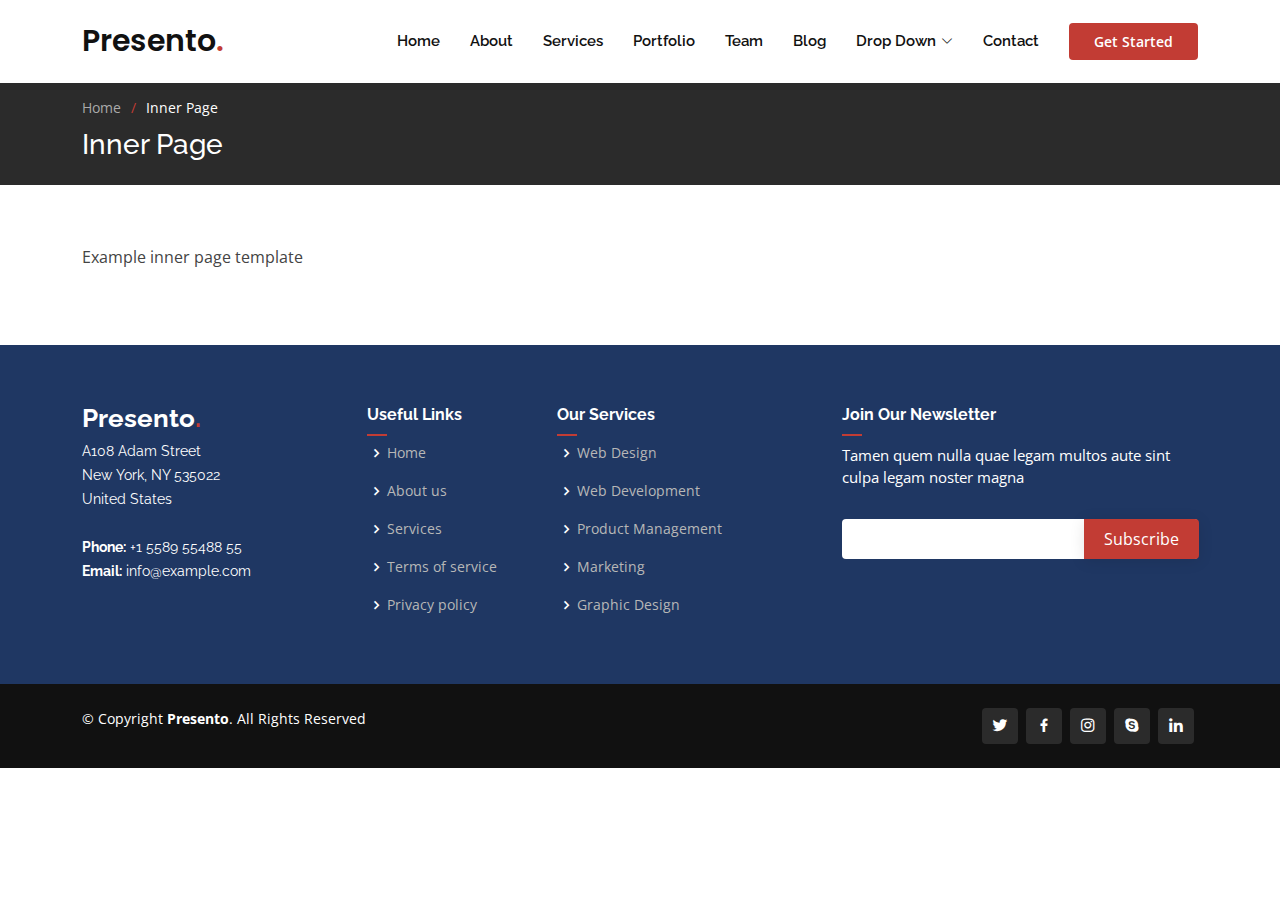
<file: inner-page.html>
<!DOCTYPE html>
<html lang="en">

<head>
  <meta charset="utf-8">
  <meta content="width=device-width, initial-scale=1.0" name="viewport">

  <title>Inner Page - Presento Bootstrap Template</title>
  <meta content="" name="description">
  <meta content="" name="keywords">

  <!-- Favicons -->
  <link href="assets/img/favicon.png" rel="icon">
  <link href="assets/img/apple-touch-icon.png" rel="apple-touch-icon">

  <!-- Google Fonts -->
  <link href="https://fonts.googleapis.com/css?family=Open+Sans:300,300i,400,400i,600,600i,700,700i|Raleway:300,300i,400,400i,500,500i,600,600i,700,700i|Poppins:300,300i,400,400i,500,500i,600,600i,700,700i" rel="stylesheet">

  <!-- Vendor CSS Files -->
  <link href="assets/vendor/aos/aos.css" rel="stylesheet">
  <link href="assets/vendor/bootstrap/css/bootstrap.min.css" rel="stylesheet">
  <link href="assets/vendor/bootstrap-icons/bootstrap-icons.css" rel="stylesheet">
  <link href="assets/vendor/boxicons/css/boxicons.min.css" rel="stylesheet">
  <link href="assets/vendor/glightbox/css/glightbox.min.css" rel="stylesheet">
  <link href="assets/vendor/remixicon/remixicon.css" rel="stylesheet">
  <link href="assets/vendor/swiper/swiper-bundle.min.css" rel="stylesheet">

  <!-- Template Main CSS File -->
  <link href="assets/css/style.css" rel="stylesheet">

  <!-- =======================================================
  * Template Name: Presento
  * Updated: Sep 18 2023 with Bootstrap v5.3.2
  * Template URL: https://bootstrapmade.com/presento-bootstrap-corporate-template/
  * Author: BootstrapMade.com
  * License: https://bootstrapmade.com/license/
  ======================================================== -->
</head>

<body>

  <!-- ======= Header ======= -->
  <header id="header" class="fixed-top d-flex align-items-center">
    <div class="container d-flex align-items-center">
      <h1 class="logo me-auto"><a href="index.html">Presento<span>.</span></a></h1>
      <!-- Uncomment below if you prefer to use an image logo -->
      <!-- <a href="index.html" class="logo me-auto"><img src="assets/img/logo.png" alt=""></a>-->

      <nav id="navbar" class="navbar order-last order-lg-0">
        <ul>
          <li><a class="nav-link scrollto " href="#hero">Home</a></li>
          <li><a class="nav-link scrollto" href="#about">About</a></li>
          <li><a class="nav-link scrollto" href="#services">Services</a></li>
          <li><a class="nav-link scrollto " href="#portfolio">Portfolio</a></li>
          <li><a class="nav-link scrollto" href="#team">Team</a></li>
          <li><a href="blog.html">Blog</a></li>
          <li class="dropdown"><a href="#"><span>Drop Down</span> <i class="bi bi-chevron-down"></i></a>
            <ul>
              <li><a href="#">Drop Down 1</a></li>
              <li class="dropdown"><a href="#"><span>Deep Drop Down</span> <i class="bi bi-chevron-right"></i></a>
                <ul>
                  <li><a href="#">Deep Drop Down 1</a></li>
                  <li><a href="#">Deep Drop Down 2</a></li>
                  <li><a href="#">Deep Drop Down 3</a></li>
                  <li><a href="#">Deep Drop Down 4</a></li>
                  <li><a href="#">Deep Drop Down 5</a></li>
                </ul>
              </li>
              <li><a href="#">Drop Down 2</a></li>
              <li><a href="#">Drop Down 3</a></li>
              <li><a href="#">Drop Down 4</a></li>
            </ul>
          </li>
          <li><a class="nav-link scrollto" href="#contact">Contact</a></li>
        </ul>
        <i class="bi bi-list mobile-nav-toggle"></i>
      </nav><!-- .navbar -->

      <a href="#about" class="get-started-btn scrollto">Get Started</a>
    </div>
  </header><!-- End Header -->

  <main id="main">

    <!-- ======= Breadcrumbs ======= -->
    <section class="breadcrumbs">
      <div class="container">

        <ol>
          <li><a href="index.html">Home</a></li>
          <li>Inner Page</li>
        </ol>
        <h2>Inner Page</h2>

      </div>
    </section><!-- End Breadcrumbs -->

    <section class="inner-page">
      <div class="container" data-aos="fade-up">
        <p>
          Example inner page template
        </p>
      </div>
    </section>

  </main><!-- End #main -->

  <!-- ======= Footer ======= -->
  <footer id="footer">

    <div class="footer-top">
      <div class="container">
        <div class="row">

          <div class="col-lg-3 col-md-6 footer-contact">
            <h3>Presento<span>.</span></h3>
            <p>
              A108 Adam Street <br>
              New York, NY 535022<br>
              United States <br><br>
              <strong>Phone:</strong> +1 5589 55488 55<br>
              <strong>Email:</strong> info@example.com<br>
            </p>
          </div>

          <div class="col-lg-2 col-md-6 footer-links">
            <h4>Useful Links</h4>
            <ul>
              <li><i class="bx bx-chevron-right"></i> <a href="#">Home</a></li>
              <li><i class="bx bx-chevron-right"></i> <a href="#">About us</a></li>
              <li><i class="bx bx-chevron-right"></i> <a href="#">Services</a></li>
              <li><i class="bx bx-chevron-right"></i> <a href="#">Terms of service</a></li>
              <li><i class="bx bx-chevron-right"></i> <a href="#">Privacy policy</a></li>
            </ul>
          </div>

          <div class="col-lg-3 col-md-6 footer-links">
            <h4>Our Services</h4>
            <ul>
              <li><i class="bx bx-chevron-right"></i> <a href="#">Web Design</a></li>
              <li><i class="bx bx-chevron-right"></i> <a href="#">Web Development</a></li>
              <li><i class="bx bx-chevron-right"></i> <a href="#">Product Management</a></li>
              <li><i class="bx bx-chevron-right"></i> <a href="#">Marketing</a></li>
              <li><i class="bx bx-chevron-right"></i> <a href="#">Graphic Design</a></li>
            </ul>
          </div>

          <div class="col-lg-4 col-md-6 footer-newsletter">
            <h4>Join Our Newsletter</h4>
            <p>Tamen quem nulla quae legam multos aute sint culpa legam noster magna</p>
            <form action="" method="post">
              <input type="email" name="email"><input type="submit" value="Subscribe">
            </form>
          </div>

        </div>
      </div>
    </div>

    <div class="container d-md-flex py-4">

      <div class="me-md-auto text-center text-md-start">
        <div class="copyright">
          &copy; Copyright <strong><span>Presento</span></strong>. All Rights Reserved
        </div>
        
      </div>
      <div class="social-links text-center text-md-end pt-3 pt-md-0">
        <a href="#" class="twitter"><i class="bx bxl-twitter"></i></a>
        <a href="#" class="facebook"><i class="bx bxl-facebook"></i></a>
        <a href="#" class="instagram"><i class="bx bxl-instagram"></i></a>
        <a href="#" class="google-plus"><i class="bx bxl-skype"></i></a>
        <a href="#" class="linkedin"><i class="bx bxl-linkedin"></i></a>
      </div>
    </div>
  </footer><!-- End Footer -->

  <a href="#" class="back-to-top d-flex align-items-center justify-content-center"><i class="bi bi-arrow-up-short"></i></a>

  <!-- Vendor JS Files -->
  <script src="assets/vendor/purecounter/purecounter_vanilla.js"></script>
  <script src="assets/vendor/aos/aos.js"></script>
  <script src="assets/vendor/bootstrap/js/bootstrap.bundle.min.js"></script>
  <script src="assets/vendor/glightbox/js/glightbox.min.js"></script>
  <script src="assets/vendor/isotope-layout/isotope.pkgd.min.js"></script>
  <script src="assets/vendor/swiper/swiper-bundle.min.js"></script>
  <script src="assets/vendor/php-email-form/validate.js"></script>

  <!-- Template Main JS File -->
  <script src="assets/js/main.js"></script>

</body>

</html>
</file>
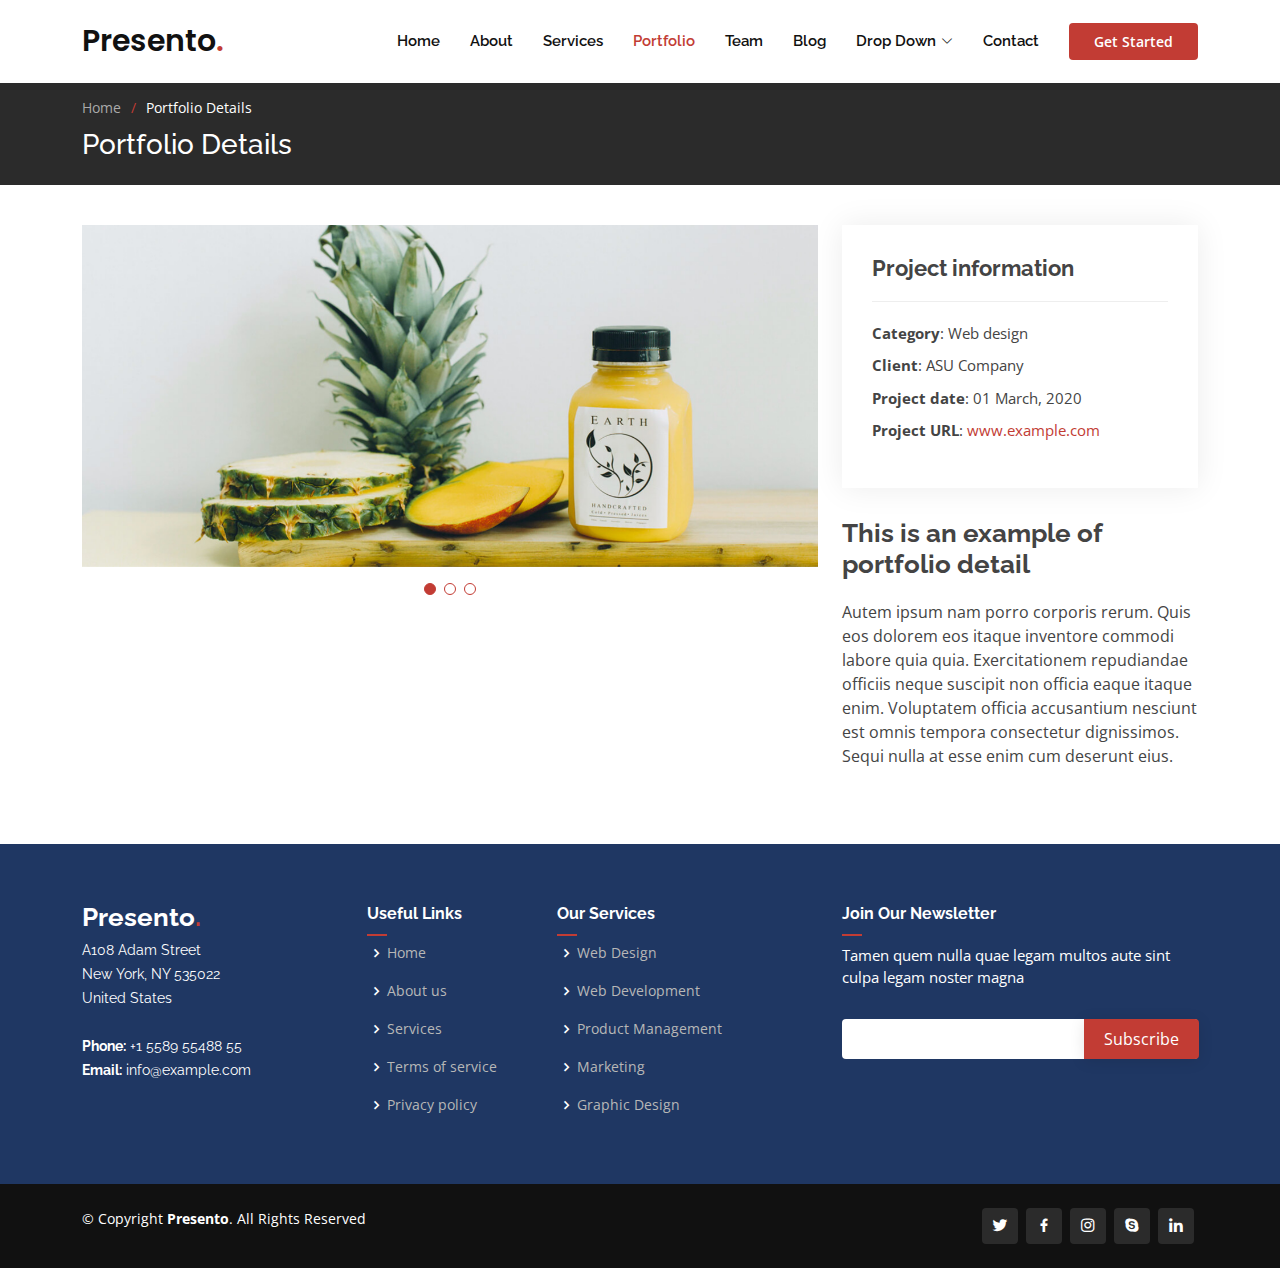
<file: portfolio-details.html>
<!DOCTYPE html>
<html lang="en">

<head>
  <meta charset="utf-8">
  <meta content="width=device-width, initial-scale=1.0" name="viewport">

  <title>Portfolio Details - Presento Bootstrap Template</title>
  <meta content="" name="description">
  <meta content="" name="keywords">

  <!-- Favicons -->
  <link href="assets/img/favicon.png" rel="icon">
  <link href="assets/img/apple-touch-icon.png" rel="apple-touch-icon">

  <!-- Google Fonts -->
  <link href="https://fonts.googleapis.com/css?family=Open+Sans:300,300i,400,400i,600,600i,700,700i|Raleway:300,300i,400,400i,500,500i,600,600i,700,700i|Poppins:300,300i,400,400i,500,500i,600,600i,700,700i" rel="stylesheet">

  <!-- Vendor CSS Files -->
  <link href="assets/vendor/aos/aos.css" rel="stylesheet">
  <link href="assets/vendor/bootstrap/css/bootstrap.min.css" rel="stylesheet">
  <link href="assets/vendor/bootstrap-icons/bootstrap-icons.css" rel="stylesheet">
  <link href="assets/vendor/boxicons/css/boxicons.min.css" rel="stylesheet">
  <link href="assets/vendor/glightbox/css/glightbox.min.css" rel="stylesheet">
  <link href="assets/vendor/remixicon/remixicon.css" rel="stylesheet">
  <link href="assets/vendor/swiper/swiper-bundle.min.css" rel="stylesheet">

  <!-- Template Main CSS File -->
  <link href="assets/css/style.css" rel="stylesheet">

  <!-- =======================================================
  * Template Name: Presento
  * Updated: Sep 18 2023 with Bootstrap v5.3.2
  * Template URL: https://bootstrapmade.com/presento-bootstrap-corporate-template/
  * Author: BootstrapMade.com
  * License: https://bootstrapmade.com/license/
  ======================================================== -->
</head>

<body>

  <!-- ======= Header ======= -->
  <header id="header" class="fixed-top d-flex align-items-center">
    <div class="container d-flex align-items-center">
      <h1 class="logo me-auto"><a href="index.html">Presento<span>.</span></a></h1>
      <!-- Uncomment below if you prefer to use an image logo -->
      <!-- <a href="index.html" class="logo me-auto"><img src="assets/img/logo.png" alt=""></a>-->

      <nav id="navbar" class="navbar order-last order-lg-0">
        <ul>
          <li><a class="nav-link scrollto " href="#hero">Home</a></li>
          <li><a class="nav-link scrollto" href="#about">About</a></li>
          <li><a class="nav-link scrollto" href="#services">Services</a></li>
          <li><a class="nav-link scrollto active" href="#portfolio">Portfolio</a></li>
          <li><a class="nav-link scrollto" href="#team">Team</a></li>
          <li><a href="blog.html">Blog</a></li>
          <li class="dropdown"><a href="#"><span>Drop Down</span> <i class="bi bi-chevron-down"></i></a>
            <ul>
              <li><a href="#">Drop Down 1</a></li>
              <li class="dropdown"><a href="#"><span>Deep Drop Down</span> <i class="bi bi-chevron-right"></i></a>
                <ul>
                  <li><a href="#">Deep Drop Down 1</a></li>
                  <li><a href="#">Deep Drop Down 2</a></li>
                  <li><a href="#">Deep Drop Down 3</a></li>
                  <li><a href="#">Deep Drop Down 4</a></li>
                  <li><a href="#">Deep Drop Down 5</a></li>
                </ul>
              </li>
              <li><a href="#">Drop Down 2</a></li>
              <li><a href="#">Drop Down 3</a></li>
              <li><a href="#">Drop Down 4</a></li>
            </ul>
          </li>
          <li><a class="nav-link scrollto" href="#contact">Contact</a></li>
        </ul>
        <i class="bi bi-list mobile-nav-toggle"></i>
      </nav><!-- .navbar -->

      <a href="#about" class="get-started-btn scrollto">Get Started</a>
    </div>
  </header><!-- End Header -->

  <main id="main">

    <!-- ======= Breadcrumbs ======= -->
    <section class="breadcrumbs">
      <div class="container">

        <ol>
          <li><a href="index.html">Home</a></li>
          <li>Portfolio Details</li>
        </ol>
        <h2>Portfolio Details</h2>

      </div>
    </section><!-- End Breadcrumbs -->

    <!-- ======= Portfolio Details Section ======= -->
    <section id="portfolio-details" class="portfolio-details">
      <div class="container">

        <div class="row gy-4">

          <div class="col-lg-8">
            <div class="portfolio-details-slider swiper">
              <div class="swiper-wrapper align-items-center">

                <div class="swiper-slide">
                  <img src="assets/img/portfolio/portfolio-details-1.jpg" alt="">
                </div>

                <div class="swiper-slide">
                  <img src="assets/img/portfolio/portfolio-details-2.jpg" alt="">
                </div>

                <div class="swiper-slide">
                  <img src="assets/img/portfolio/portfolio-details-3.jpg" alt="">
                </div>

              </div>
              <div class="swiper-pagination"></div>
            </div>
          </div>

          <div class="col-lg-4">
            <div class="portfolio-info">
              <h3>Project information</h3>
              <ul>
                <li><strong>Category</strong>: Web design</li>
                <li><strong>Client</strong>: ASU Company</li>
                <li><strong>Project date</strong>: 01 March, 2020</li>
                <li><strong>Project URL</strong>: <a href="#">www.example.com</a></li>
              </ul>
            </div>
            <div class="portfolio-description">
              <h2>This is an example of portfolio detail</h2>
              <p>
                Autem ipsum nam porro corporis rerum. Quis eos dolorem eos itaque inventore commodi labore quia quia. Exercitationem repudiandae officiis neque suscipit non officia eaque itaque enim. Voluptatem officia accusantium nesciunt est omnis tempora consectetur dignissimos. Sequi nulla at esse enim cum deserunt eius.
              </p>
            </div>
          </div>

        </div>

      </div>
    </section><!-- End Portfolio Details Section -->

  </main><!-- End #main -->

  <!-- ======= Footer ======= -->
  <footer id="footer">

    <div class="footer-top">
      <div class="container">
        <div class="row">

          <div class="col-lg-3 col-md-6 footer-contact">
            <h3>Presento<span>.</span></h3>
            <p>
              A108 Adam Street <br>
              New York, NY 535022<br>
              United States <br><br>
              <strong>Phone:</strong> +1 5589 55488 55<br>
              <strong>Email:</strong> info@example.com<br>
            </p>
          </div>

          <div class="col-lg-2 col-md-6 footer-links">
            <h4>Useful Links</h4>
            <ul>
              <li><i class="bx bx-chevron-right"></i> <a href="#">Home</a></li>
              <li><i class="bx bx-chevron-right"></i> <a href="#">About us</a></li>
              <li><i class="bx bx-chevron-right"></i> <a href="#">Services</a></li>
              <li><i class="bx bx-chevron-right"></i> <a href="#">Terms of service</a></li>
              <li><i class="bx bx-chevron-right"></i> <a href="#">Privacy policy</a></li>
            </ul>
          </div>

          <div class="col-lg-3 col-md-6 footer-links">
            <h4>Our Services</h4>
            <ul>
              <li><i class="bx bx-chevron-right"></i> <a href="#">Web Design</a></li>
              <li><i class="bx bx-chevron-right"></i> <a href="#">Web Development</a></li>
              <li><i class="bx bx-chevron-right"></i> <a href="#">Product Management</a></li>
              <li><i class="bx bx-chevron-right"></i> <a href="#">Marketing</a></li>
              <li><i class="bx bx-chevron-right"></i> <a href="#">Graphic Design</a></li>
            </ul>
          </div>

          <div class="col-lg-4 col-md-6 footer-newsletter">
            <h4>Join Our Newsletter</h4>
            <p>Tamen quem nulla quae legam multos aute sint culpa legam noster magna</p>
            <form action="" method="post">
              <input type="email" name="email"><input type="submit" value="Subscribe">
            </form>
          </div>

        </div>
      </div>
    </div>

    <div class="container d-md-flex py-4">

      <div class="me-md-auto text-center text-md-start">
        <div class="copyright">
          &copy; Copyright <strong><span>Presento</span></strong>. All Rights Reserved
        </div>
        
      </div>
      <div class="social-links text-center text-md-end pt-3 pt-md-0">
        <a href="#" class="twitter"><i class="bx bxl-twitter"></i></a>
        <a href="#" class="facebook"><i class="bx bxl-facebook"></i></a>
        <a href="#" class="instagram"><i class="bx bxl-instagram"></i></a>
        <a href="#" class="google-plus"><i class="bx bxl-skype"></i></a>
        <a href="#" class="linkedin"><i class="bx bxl-linkedin"></i></a>
      </div>
    </div>
  </footer><!-- End Footer -->

  <a href="#" class="back-to-top d-flex align-items-center justify-content-center"><i class="bi bi-arrow-up-short"></i></a>

  <!-- Vendor JS Files -->
  <script src="assets/vendor/purecounter/purecounter_vanilla.js"></script>
  <script src="assets/vendor/aos/aos.js"></script>
  <script src="assets/vendor/bootstrap/js/bootstrap.bundle.min.js"></script>
  <script src="assets/vendor/glightbox/js/glightbox.min.js"></script>
  <script src="assets/vendor/isotope-layout/isotope.pkgd.min.js"></script>
  <script src="assets/vendor/swiper/swiper-bundle.min.js"></script>
  <script src="assets/vendor/php-email-form/validate.js"></script>

  <!-- Template Main JS File -->
  <script src="assets/js/main.js"></script>

</body>

</html>
</file>
<file: assets/css/style.css>
/*--------------------------------------------------------------
# General
--------------------------------------------------------------*/
body {
    font-family: "Open Sans", sans-serif;
    color: #444444;
  }
  
  a {
    color: #c23c34;
    text-decoration: none;
  }
  
  a:hover {
    color: #e76668;
    text-decoration: none;
  }
  
  h1,
  h2,
  h3,
  h4,
  h5,
  h6 {
    font-family: "Raleway", sans-serif;
  }
  
  /*--------------------------------------------------------------
  # Back to top button
  --------------------------------------------------------------*/
  .back-to-top {
    position: fixed;
    visibility: hidden;
    opacity: 0;
    right: 15px;
    bottom: 15px;
    z-index: 996;
    background: #c23c34;
    width: 40px;
    height: 40px;
    border-radius: 4px;
    transition: all 0.4s;
  }
  
  .back-to-top i {
    font-size: 28px;
    color: #fff;
    line-height: 0;
  }
  
  .back-to-top:hover {
    background: #e65d5f;
    color: #fff;
  }
  
  .back-to-top.active {
    visibility: visible;
    opacity: 1;
  }
  
  /*--------------------------------------------------------------
  # Disable aos animation delay on mobile devices
  --------------------------------------------------------------*/
  @media screen and (max-width: 768px) {
    [data-aos-delay] {
      transition-delay: 0 !important;
    }
  }
  
  /*--------------------------------------------------------------
  # Header
  --------------------------------------------------------------*/
  #header {
    background: #fff;
    transition: all 0.5s;
    z-index: 997;
    padding: 20px 0;
  }
  
  #header.header-scrolled {
    padding: 12px 0;
    box-shadow: 0px 2px 15px rgba(0, 0, 0, 0.1);
  }
  
  #header .logo {
    font-size: 30px;
    margin: 0;
    padding: 0;
    font-weight: 600;
    font-family: "Poppins", sans-serif;
  }
  
  #header .logo a {
    color: #111111;
  }
  
  #header .logo a span {
    color: #c23c34;
  }
  
  #header .logo img {
    max-height: 40px;
  }
  
  /*--------------------------------------------------------------
  # Get Startet Button
  --------------------------------------------------------------*/
  .get-started-btn {
    margin-left: 30px;
    background: #c23c34;
    color: #fff;
    border-radius: 4px;
    padding: 8px 25px;
    white-space: nowrap;
    transition: 0.3s;
    font-size: 14px;
    font-weight: 600;
    display: inline-block;
  }
  
  .get-started-btn:hover {
    background: #111111;
    color: #fff;
  }
  
  @media (max-width: 992px) {
    .get-started-btn {
      margin: 0 15px 0 0;
      padding: 6px 18px;
    }
  }
  
  /*--------------------------------------------------------------
  # Navigation Menu
  --------------------------------------------------------------*/
  /**
  * Desktop Navigation 
  */
  .navbar {
    padding: 0;
  }
  
  .navbar ul {
    margin: 0;
    padding: 0;
    display: flex;
    list-style: none;
    align-items: center;
  }
  
  .navbar li {
    position: relative;
  }
  
  .navbar a,
  .navbar a:focus {
    display: flex;
    align-items: center;
    justify-content: space-between;
    padding: 10px 0 10px 30px;
    font-family: "Raleway", sans-serif;
    font-size: 15px;
    font-weight: 600;
    color: #111111;
    white-space: nowrap;
    transition: 0.3s;
  }
  
  .navbar a i,
  .navbar a:focus i {
    font-size: 12px;
    line-height: 0;
    margin-left: 5px;
  }
  
  .navbar a:hover,
  .navbar .active,
  .navbar .active:focus,
  .navbar li:hover>a {
    color: #c23c34;
  }
  
  .navbar .dropdown ul {
    display: block;
    position: absolute;
    left: 30px;
    top: calc(100% + 30px);
    margin: 0;
    padding: 10px 0;
    z-index: 99;
    opacity: 0;
    visibility: hidden;
    background: #fff;
    box-shadow: 0px 0px 30px rgba(127, 137, 161, 0.25);
    transition: 0.3s;
  }
  
  .navbar .dropdown ul li {
    min-width: 200px;
  }
  
  .navbar .dropdown ul a {
    padding: 10px 20px;
    font-size: 14px;
  }
  
  .navbar .dropdown ul a i {
    font-size: 12px;
  }
  
  .navbar .dropdown ul a:hover,
  .navbar .dropdown ul .active:hover,
  .navbar .dropdown ul li:hover>a {
    color: #c23c34;
  }
  
  .navbar .dropdown:hover>ul {
    opacity: 1;
    top: 100%;
    visibility: visible;
  }
  
  .navbar .dropdown .dropdown ul {
    top: 0;
    left: calc(100% - 30px);
    visibility: hidden;
  }
  
  .navbar .dropdown .dropdown:hover>ul {
    opacity: 1;
    top: 0;
    left: 100%;
    visibility: visible;
  }
  
  @media (max-width: 1366px) {
    .navbar .dropdown .dropdown ul {
      left: -90%;
    }
  
    .navbar .dropdown .dropdown:hover>ul {
      left: -100%;
    }
  }
  
  /**
  * Mobile Navigation 
  */
  .mobile-nav-toggle {
    color: #111111;
    font-size: 28px;
    cursor: pointer;
    display: none;
    line-height: 0;
    transition: 0.5s;
  }
  
  .mobile-nav-toggle.bi-x {
    color: #fff;
  }
  
  @media (max-width: 991px) {
    .mobile-nav-toggle {
      display: block;
    }
  
    .navbar ul {
      display: none;
    }
  }
  
  .navbar-mobile {
    position: fixed;
    overflow: hidden;
    top: 0;
    right: 0;
    left: 0;
    bottom: 0;
    background: rgba(0, 0, 0, 0.9);
    transition: 0.3s;
    z-index: 999;
  }
  
  .navbar-mobile .mobile-nav-toggle {
    position: absolute;
    top: 15px;
    right: 15px;
  }
  
  .navbar-mobile ul {
    display: block;
    position: absolute;
    top: 55px;
    right: 15px;
    bottom: 15px;
    left: 15px;
    padding: 10px 0;
    background-color: #fff;
    overflow-y: auto;
    transition: 0.3s;
  }
  
  .navbar-mobile a,
  .navbar-mobile a:focus {
    padding: 10px 20px;
    font-size: 15px;
    color: #111111;
  }
  
  .navbar-mobile a:hover,
  .navbar-mobile .active,
  .navbar-mobile li:hover>a {
    color: #c23c34;
  }
  
  .navbar-mobile .getstarted,
  .navbar-mobile .getstarted:focus {
    margin: 15px;
  }
  
  .navbar-mobile .dropdown ul {
    position: static;
    display: none;
    margin: 10px 20px;
    padding: 10px 0;
    z-index: 99;
    opacity: 1;
    visibility: visible;
    background: #fff;
    box-shadow: 0px 0px 30px rgba(127, 137, 161, 0.25);
  }
  
  .navbar-mobile .dropdown ul li {
    min-width: 200px;
  }
  
  .navbar-mobile .dropdown ul a {
    padding: 10px 20px;
  }
  
  .navbar-mobile .dropdown ul a i {
    font-size: 12px;
  }
  
  .navbar-mobile .dropdown ul a:hover,
  .navbar-mobile .dropdown ul .active:hover,
  .navbar-mobile .dropdown ul li:hover>a {
    color: #c23c34;
  }
  
  .navbar-mobile .dropdown>.dropdown-active {
    display: block;
  }
  
  /*--------------------------------------------------------------
  # Hero Section
  --------------------------------------------------------------*/
  #hero {
    width: 100%;
    height: 100vh;
    background: url("../img/konstruksi-spbu.jpeg") top center no-repeat;
    background-size: cover;
    position: relative;
    padding-top: 82px;
  }
  
  #hero:before {
    content: "";
    background: rgba(0, 0, 0, 0.6);
    position: absolute;
    bottom: 0;
    top: 0;
    left: 0;
    right: 0;
  }
  
  #hero h1 {
    margin: 0;
    font-size: 48px;
    font-weight: 700;
    color: #fff;
  }
  
  #hero h2 {
    color: #fff;
    margin: 10px 0 0 0;
    font-size: 24px;
  }
  
  #hero .btn-get-started {
    font-family: "Raleway", sans-serif;
    font-weight: 500;
    font-size: 16px;
    letter-spacing: 1px;
    display: inline-block;
    padding: 10px 30px;
    border-radius: 4px;
    transition: 0.5s;
    margin-top: 30px;
    color: #fff;
    background: #c23c34;
    border: 2px solid #c23c34;
  }
  
  #hero .btn-get-started:hover {
    background: transparent;
    border-color: #fff;
  }
  
  @media (max-width: 768px) {
    #hero {
      text-align: center;
      padding-top: 58px;
    }
  
    #hero h1 {
      font-size: 28px;
    }
  
    #hero h2 {
      font-size: 18px;
      line-height: 24px;
    }
  }
  
  @media (max-height: 500px) {
    #hero {
      height: 120vh;
    }
  }
  
  /*--------------------------------------------------------------
  # Sections General
  --------------------------------------------------------------*/
  section {
    padding: 60px 0;
    overflow: hidden;
    position: relative;
  }
  
  .section-title {
    text-align: center;
    padding-bottom: 30px;
    position: relative;
  }
  
  .section-title h2 {
    font-size: 32px;
    font-weight: bold;
    text-transform: uppercase;
    margin-bottom: 20px;
    padding-bottom: 20px;
    position: relative;
  }
  
  .section-title h2::after {
    content: "";
    position: absolute;
    display: block;
    width: 50px;
    height: 3px;
    background: #c23c34;
    bottom: 0;
    left: calc(50% - 25px);
  }
  
  .section-title p {
    margin-bottom: 0;
  }
  
  .section-bg {
    padding: 120px 0;
    color: #fff;
  }
  
  .section-bg:before {
    content: "";
    background: #1f3763;
    position: absolute;
    bottom: 60px;
    top: 60px;
    left: 0;
    right: 0;
    transform: skewY(3deg);
  }
  
  /*--------------------------------------------------------------
  # Breadcrumbs
  --------------------------------------------------------------*/
  .breadcrumbs {
    padding: 15px 0;
    background: #2b2b2b;
    min-height: 40px;
    margin-top: 82px;
    color: #fff;
  }
  
  .breadcrumbs h2 {
    font-size: 28px;
    font-weight: 500;
  }
  
  .breadcrumbs ol {
    display: flex;
    flex-wrap: wrap;
    list-style: none;
    padding: 0 0 10px 0;
    margin: 0;
    font-size: 14px;
  }
  
  .breadcrumbs ol a {
    color: #aaaaaa;
  }
  
  .breadcrumbs ol a:hover {
    color: #fff;
    transition: 0.3s;
  }
  
  .breadcrumbs ol li+li {
    padding-left: 10px;
  }
  
  .breadcrumbs ol li+li::before {
    display: inline-block;
    padding-right: 10px;
    color: #c23c34;
    content: "/";
  }
  
  /*--------------------------------------------------------------
  # Clients
  --------------------------------------------------------------*/
  .clients .swiper-pagination {
    margin-top: 20px;
    position: relative;
  }
  
  .clients .swiper-pagination .swiper-pagination-bullet {
    width: 12px;
    height: 12px;
    background-color: #fff;
    opacity: 1;
    border: 1px solid #c23c34;
  }
  
  .clients .swiper-pagination .swiper-pagination-bullet-active {
    background-color: #c23c34;
  }
  
  .clients .swiper-slide img {
    opacity: 0.5;
    transition: 0.3s;
    filter: grayscale(100);
  }
  
  .clients .swiper-slide img:hover {
    opacity: 1;
    filter: none;
  }
  
  /*--------------------------------------------------------------
  # About
  --------------------------------------------------------------*/
  .about .container {
    position: relative;
    z-index: 10;
  }
  
  .about .content {
    padding: 30px 30px 30px 0;
  }
  
  .about .content h3 {
    font-weight: 700;
    font-size: 34px;
    margin-bottom: 30px;
  }
  
  .about .content p {
    margin-bottom: 30px;
  }
  
  .about .content .about-btn {
    padding: 8px 30px 9px 30px;
    color: #fff;
    border-radius: 50px;
    transition: 0.3s;
    text-transform: uppercase;
    font-weight: 600;
    font-size: 13px;
    display: inline-flex;
    align-items: center;
    border: 2px solid #c23c34;
  }
  
  .about .content .about-btn i {
    font-size: 16px;
    padding-left: 5px;
  }
  
  .about .content .about-btn:hover {
    background: #e35052;
    background: #c23c34;
  }
  
  .about .icon-boxes .icon-box {
    margin-top: 30px;
  }
  
  .about .icon-boxes .icon-box i {
    font-size: 40px;
    color: #c23c34;
    margin-bottom: 10px;
  }
  
  .about .icon-boxes .icon-box h4 {
    font-size: 20px;
    font-weight: 700;
    margin: 0 0 10px 0;
  }
  
  .about .icon-boxes .icon-box p {
    font-size: 15px;
    color: #848484;
  }
  
  @media (max-width: 1200px) {
    .about .content {
      padding-right: 0;
    }
  }
  
  @media (max-width: 768px) {
    .about {
      text-align: center;
    }
  }
  
  /*--------------------------------------------------------------
  # Counts
  --------------------------------------------------------------*/
  .counts {
    padding-top: 80px;
  }
  
  .counts .count-box {
    padding: 30px 30px 25px 30px;
    width: 100%;
    position: relative;
    text-align: center;
    box-shadow: 0px 2px 35px rgba(0, 0, 0, 0.06);
    border-radius: 4px;
  }
  
  .counts .count-box i {
    position: absolute;
    width: 54px;
    height: 54px;
    top: -27px;
    left: 50%;
    transform: translateX(-50%);
    font-size: 24px;
    background: #fff;
    color: #c23c34;
    border-radius: 50px;
    border: 2px solid #fff;
    box-shadow: 0px 2px 25px rgba(0, 0, 0, 0.1);
    display: inline-flex;
    align-items: center;
    justify-content: center;
  }
  
  .counts .count-box span {
    font-size: 36px;
    display: block;
    font-weight: 700;
    color: #111111;
  }
  
  .counts .count-box p {
    padding: 0;
    margin: 0;
    font-family: "Raleway", sans-serif;
    font-size: 14px;
  }
  
  /*--------------------------------------------------------------
  # Tabs
  --------------------------------------------------------------*/
  .tabs .nav-tabs {
    border: 0;
  }
  
  .tabs .container {
      position: relative;
      z-index: 10;
    }
  
  .tabs .nav-link {
    border: 1px solid #b9b9b9;
    padding: 15px;
    transition: 0.3s;
    color: #111111;
    border-radius: 0;
    display: flex;
    align-items: center;
    justify-content: center;
    cursor: pointer;
    background-color: #fff;
  }
  
  .tabs .nav-link i {
    padding-right: 15px;
    font-size: 48px;
  }
  
  .tabs .nav-link h4 {
    font-size: 18px;
    font-weight: 600;
    margin: 0;
  }
  
  .tabs .nav-link:hover {
    color: #c23c34;
  }
  
  .tabs .nav-link.active {
    background: #c23c34;
    color: #fff;
    border-color: #c23c34;
  }
  
  @media (max-width: 768px) {
    .tabs .nav-link i {
      padding: 0;
      line-height: 1;
      font-size: 36px;
    }
  }
  
  @media (max-width: 575px) {
    .tabs .nav-link {
      padding: 15px;
    }
  
    .tabs .nav-link i {
      font-size: 24px;
    }
  }
  
  .tabs .tab-content {
    margin-top: 30px;
    color: #fff;
  }
  
  .tabs .tab-pane h3 {
    font-weight: 600;
    font-size: 26px;
  }
  
  .tabs .tab-pane ul {
    list-style: none;
    padding: 0;
  }
  
  .tabs .tab-pane ul li {
    padding-bottom: 10px;
  }
  
  .tabs .tab-pane ul i {
    font-size: 20px;
    padding-right: 4px;
    color: #c23c34;
  }
  
  .tabs .tab-pane p:last-child {
    margin-bottom: 0;
  }
  
  /*--------------------------------------------------------------
  # Services
  --------------------------------------------------------------*/
  .services .icon-box {
    margin-bottom: 20px;
    padding: 30px;
    border-radius: 6px;
    background: #252525;
    transition: 0.3s;
    position: relative;
    color: #fff;
  }
  
  .services .icon-box:hover {
    background: #2b2b2b;
  }
  
  .services .icon-box i {
    float: left;
    color: #c23c34;
    font-size: 40px;
    line-height: 0;
  }
  
  .services .icon-box h4 {
    margin-left: 70px;
    font-weight: 700;
    margin-bottom: 15px;
    font-size: 18px;
  }
  
  .services .icon-box h4 a {
    color: #fff;
    transition: 0.3s;
  }
  
  .services .icon-box h4 a:hover {
    text-decoration: underline;
  }
  
  .services .icon-box .icon-box:hover h4 a {
    color: #c23c34;
  }
  
  .services .icon-box p {
    margin-left: 70px;
    line-height: 24px;
    font-size: 14px;
  }
  
  /*--------------------------------------------------------------
  # Portfolio
  --------------------------------------------------------------*/
  .portfolio .portfolio-item {
    margin-bottom: 30px;
  }
  
  .portfolio #portfolio-flters {
    padding: 0;
    margin: 0 auto 20px auto;
    list-style: none;
    text-align: center;
  }
  
  .portfolio #portfolio-flters li {
    cursor: pointer;
    display: inline-block;
    padding: 8px 15px 10px 15px;
    font-size: 14px;
    font-weight: 600;
    line-height: 1;
    text-transform: uppercase;
    color: #444444;
    margin-bottom: 5px;
    transition: all 0.3s ease-in-out;
    border-radius: 3px;
  }
  
  .portfolio #portfolio-flters li:hover,
  .portfolio #portfolio-flters li.filter-active {
    color: #fff;
    background: #c23c34;
  }
  
  .portfolio #portfolio-flters li:last-child {
    margin-right: 0;
  }
  
  .portfolio .portfolio-wrap {
    transition: 0.3s;
    position: relative;
    overflow: hidden;
    z-index: 1;
    background: rgba(17, 17, 17, 0.6);
  }
  
  .portfolio .portfolio-wrap::before {
    content: "";
    background: rgba(17, 17, 17, 0.6);
    position: absolute;
    left: 0;
    right: 0;
    top: 0;
    bottom: 0;
    transition: all ease-in-out 0.3s;
    z-index: 2;
    opacity: 0;
  }
  
  .portfolio .portfolio-wrap img {
    transition: all ease-in-out 0.3s;
  }
  
  .portfolio .portfolio-wrap .portfolio-info {
    opacity: 0;
    position: absolute;
    top: 0;
    left: 0;
    right: 0;
    bottom: 0;
    z-index: 3;
    transition: all ease-in-out 0.3s;
    display: flex;
    flex-direction: column;
    justify-content: flex-end;
    align-items: flex-start;
    padding: 20px;
  }
  
  .portfolio .portfolio-wrap .portfolio-info h4 {
    font-size: 20px;
    color: #fff;
    font-weight: 600;
  }
  
  .portfolio .portfolio-wrap .portfolio-info p {
    color: rgba(255, 255, 255, 0.7);
    font-size: 14px;
    text-transform: uppercase;
    padding: 0;
    margin: 0;
    font-style: italic;
  }
  
  .portfolio .portfolio-wrap .portfolio-links {
    text-align: center;
    z-index: 4;
  }
  
  .portfolio .portfolio-wrap .portfolio-links a {
    color: rgba(255, 255, 255, 0.4);
    margin: 0 5px 0 0;
    font-size: 28px;
    display: inline-block;
    transition: 0.3s;
  }
  
  .portfolio .portfolio-wrap .portfolio-links a:hover {
    color: #fff;
  }
  
  .portfolio .portfolio-wrap:hover::before {
    opacity: 1;
  }
  
  .portfolio .portfolio-wrap:hover img {
    transform: scale(1.2);
  }
  
  .portfolio .portfolio-wrap:hover .portfolio-info {
    opacity: 1;
  }
  
  /*--------------------------------------------------------------
  # Portfolio Details
  --------------------------------------------------------------*/
  .portfolio-details {
    padding-top: 40px;
  }
  
  .portfolio-details .portfolio-details-slider img {
    width: 100%;
  }
  
  .portfolio-details .portfolio-details-slider .swiper-pagination {
    margin-top: 20px;
    position: relative;
  }
  
  .portfolio-details .portfolio-details-slider .swiper-pagination .swiper-pagination-bullet {
    width: 12px;
    height: 12px;
    background-color: #fff;
    opacity: 1;
    border: 1px solid #c23c34;
  }
  
  .portfolio-details .portfolio-details-slider .swiper-pagination .swiper-pagination-bullet-active {
    background-color: #c23c34;
  }
  
  .portfolio-details .portfolio-info {
    padding: 30px;
    box-shadow: 0px 0 30px rgba(17, 17, 17, 0.08);
  }
  
  .portfolio-details .portfolio-info h3 {
    font-size: 22px;
    font-weight: 700;
    margin-bottom: 20px;
    padding-bottom: 20px;
    border-bottom: 1px solid #eee;
  }
  
  .portfolio-details .portfolio-info ul {
    list-style: none;
    padding: 0;
    font-size: 15px;
  }
  
  .portfolio-details .portfolio-info ul li+li {
    margin-top: 10px;
  }
  
  .portfolio-details .portfolio-description {
    padding-top: 30px;
  }
  
  .portfolio-details .portfolio-description h2 {
    font-size: 26px;
    font-weight: 700;
    margin-bottom: 20px;
  }
  
  .portfolio-details .portfolio-description p {
    padding: 0;
  }
  
  /*--------------------------------------------------------------
  # Testimonials
  --------------------------------------------------------------*/
  .testimonials .testimonials-carousel,
  .testimonials .testimonials-slider {
    overflow: hidden;
  }
  
  .testimonials .testimonial-item {
    box-sizing: content-box;
    padding: 30px;
    margin: 30px 15px;
    min-height: 200px;
    box-shadow: 0px 2px 12px rgba(0, 0, 0, 0.08);
    position: relative;
    background: #fff;
    border-radius: 15px;
  }
  
  .testimonials .testimonial-item .testimonial-img {
    width: 90px;
    border-radius: 10px;
    border: 6px solid #fff;
    float: left;
    margin: 0 10px 0 0;
  }
  
  .testimonials .testimonial-item h3 {
    font-size: 18px;
    font-weight: bold;
    margin: 25px 0 5px 0;
    color: #111;
  }
  
  .testimonials .testimonial-item h4 {
    font-size: 14px;
    color: #999;
    margin: 0;
  }
  
  .testimonials .testimonial-item .quote-icon-left,
  .testimonials .testimonial-item .quote-icon-right {
    color: #fceaea;
    font-size: 26px;
  }
  
  .testimonials .testimonial-item .quote-icon-left {
    display: inline-block;
    left: -5px;
    position: relative;
  }
  
  .testimonials .testimonial-item .quote-icon-right {
    display: inline-block;
    right: -5px;
    position: relative;
    top: 10px;
  }
  
  .testimonials .testimonial-item p {
    font-style: italic;
    margin: 30px auto 15px auto;
  }
  
  .testimonials .swiper-pagination {
    margin-top: 20px;
    position: relative;
  }
  
  .testimonials .swiper-pagination .swiper-pagination-bullet {
    width: 12px;
    height: 12px;
    background-color: #fff;
    opacity: 1;
    border: 1px solid #c23c34;
  }
  
  .testimonials .swiper-pagination .swiper-pagination-bullet-active {
    background-color: #c23c34;
  }
  
  /*--------------------------------------------------------------
  # Pricing
  --------------------------------------------------------------*/
  .pricing .box {
    padding: 20px;
    background: #2b2b2b;
    text-align: center;
    border-radius: 8px;
    position: relative;
    overflow: hidden;
  }
  
  .pricing .box h3 {
    font-weight: 400;
    padding: 15px;
    font-size: 18px;
    text-transform: uppercase;
    font-weight: 600;
  }
  
  .pricing .box h4 {
    font-size: 42px;
    font-weight: 500;
    font-family: "Open Sans", sans-serif;
    margin-bottom: 20px;
  }
  
  .pricing .box h4 sup {
    font-size: 20px;
    top: -15px;
    left: -3px;
  }
  
  .pricing .box h4 span {
    font-size: 16px;
    font-weight: 300;
  }
  
  .pricing .box ul {
    padding: 0;
    list-style: none;
    text-align: center;
    line-height: 20px;
    font-size: 14px;
  }
  
  .pricing .box ul li {
    padding-bottom: 16px;
  }
  
  .pricing .box ul i {
    color: #c23c34;
    font-size: 18px;
    padding-right: 4px;
  }
  
  .pricing .box ul .na {
    color: rgba(255, 255, 255, 0.5);
    text-decoration: line-through;
  }
  
  .pricing .box .btn-wrap {
    padding: 15px;
    text-align: center;
  }
  
  .pricing .box .btn-buy {
    display: inline-block;
    padding: 10px 40px 12px 40px;
    border-radius: 4px;
    color: #fff;
    transition: none;
    font-size: 14px;
    font-weight: 400;
    font-family: "Raleway", sans-serif;
    font-weight: 600;
    transition: 0.3s;
    border: 2px solid rgba(255, 255, 255, 0.3);
  }
  
  .pricing .box .btn-buy:hover {
    border-color: #fff;
  }
  
  .pricing .featured {
    background: #c23c34;
  }
  
  /*--------------------------------------------------------------
  # Frequently Asked Questions
  --------------------------------------------------------------*/
  .faq .faq-list {
    padding: 0;
    list-style: none;
  }
  
  .faq .faq-list li {
    border-bottom: 1px solid #eee;
    margin-bottom: 20px;
    padding-bottom: 20px;
  }
  
  .faq .faq-list a {
    display: block;
    position: relative;
    font-family: #c23c34;
    font-size: 18px;
    line-height: 24px;
    font-weight: 400;
    padding-right: 25px;
    cursor: pointer;
  }
  
  .faq .faq-list i {
    font-size: 24px;
    position: absolute;
    right: 0;
    top: 0;
  }
  
  .faq .faq-list p {
    margin-bottom: 0;
    padding: 10px 0 0 0;
  }
  
  .faq .faq-list .icon-show {
    display: none;
  }
  
  .faq .faq-list a.collapsed {
    color: #343a40;
  }
  
  .faq .faq-list a.collapsed:hover {
    color: #c23c34;
  }
  
  .faq .faq-list a.collapsed .icon-show {
    display: inline-block;
  }
  
  .faq .faq-list a.collapsed .icon-close {
    display: none;
  }
  
  /*--------------------------------------------------------------
  # Team
  --------------------------------------------------------------*/
  .team .member {
    margin-bottom: 20px;
    overflow: hidden;
    border-radius: 5px;
    background: #fff;
    position: relative;
  }
  
  .team .member .member-img {
    position: relative;
    overflow: hidden;
  }
  
  .team .member .social {
    position: absolute;
    left: 0;
    bottom: 30px;
    right: 0;
    opacity: 0;
    transition: ease-in-out 0.3s;
    display: flex;
    align-items: center;
    justify-content: center;
  }
  
  .team .member .social a {
    transition: color 0.3s;
    color: #111111;
    margin: 0 3px;
    border-radius: 50px;
    width: 36px;
    height: 36px;
    background: #c23c34;
    display: inline-flex;
    align-items: center;
    justify-content: center;
    transition: ease-in-out 0.3s;
    color: #fff;
  }
  
  .team .member .social a:hover {
    background: #111111;
  }
  
  .team .member .social i {
    font-size: 18px;
    line-height: 0;
  }
  
  .team .member .member-info {
    padding: 25px 15px;
  }
  
  .team .member .member-info h4 {
    font-weight: 700;
    margin-bottom: 5px;
    font-size: 18px;
    color: #111111;
  }
  
  .team .member .member-info span {
    display: block;
    font-size: 13px;
    font-weight: 400;
    color: #aaaaaa;
  }
  
  .team .member .member-info p {
    font-style: italic;
    font-size: 14px;
    line-height: 26px;
    color: #777777;
  }
  
  .team .member:hover .social {
    opacity: 1;
    bottom: 15px;
  }
  
  /*--------------------------------------------------------------
  # Contact
  --------------------------------------------------------------*/
  .contact .info-box {
    color: #444444;
    text-align: center;
    box-shadow: 0 0 30px rgba(214, 215, 216, 0.6);
    padding: 30px 0 32px 0;
    border-radius: 4px;
  }
  
  .contact .info-box i {
    font-size: 32px;
    color: #c23c34;
    border-radius: 50%;
    padding: 8px;
    border: 2px dotted #f8d4d5;
  }
  
  .contact .info-box h3 {
    font-size: 20px;
    color: #777777;
    font-weight: 700;
    margin: 10px 0;
  }
  
  .contact .info-box p {
    padding: 0;
    line-height: 24px;
    font-size: 14px;
    margin-bottom: 0;
  }
  
  .contact .php-email-form {
    box-shadow: 0 0 30px rgba(214, 215, 216, 0.6);
    padding: 30px;
    border-radius: 4px;
  }
  
  .contact .php-email-form .error-message {
    display: none;
    color: #fff;
    background: #ed3c0d;
    text-align: left;
    padding: 15px;
    font-weight: 600;
  }
  
  .contact .php-email-form .error-message br+br {
    margin-top: 25px;
  }
  
  .contact .php-email-form .sent-message {
    display: none;
    color: #fff;
    background: #18d26e;
    text-align: center;
    padding: 15px;
    font-weight: 600;
  }
  
  .contact .php-email-form .loading {
    display: none;
    background: #fff;
    text-align: center;
    padding: 15px;
  }
  
  .contact .php-email-form .loading:before {
    content: "";
    display: inline-block;
    border-radius: 50%;
    width: 24px;
    height: 24px;
    margin: 0 10px -6px 0;
    border: 3px solid #18d26e;
    border-top-color: #eee;
    animation: animate-loading 1s linear infinite;
  }
  
  .contact .php-email-form .form-group {
    margin-bottom: 25px;
  }
  
  .contact .php-email-form input,
  .contact .php-email-form textarea {
    box-shadow: none;
    font-size: 14px;
    border-radius: 4px;
  }
  
  .contact .php-email-form input:focus,
  .contact .php-email-form textarea:focus {
    border-color: #111111;
  }
  
  .contact .php-email-form input {
    padding: 10px 15px;
  }
  
  .contact .php-email-form textarea {
    padding: 12px 15px;
  }
  
  .contact .php-email-form button[type=submit] {
    background: #c23c34;
    border: 0;
    padding: 10px 32px;
    color: #fff;
    transition: 0.4s;
    border-radius: 4px;
  }
  
  .contact .php-email-form button[type=submit]:hover {
    background: #e35052;
  }
  
  @keyframes animate-loading {
    0% {
      transform: rotate(0deg);
    }
  
    100% {
      transform: rotate(360deg);
    }
  }
  
  /*--------------------------------------------------------------
  # Blog
  --------------------------------------------------------------*/
  .blog {
    padding: 40px 0 20px 0;
  }
  
  .blog .entry {
    padding: 30px;
    margin-bottom: 60px;
    box-shadow: 0 4px 16px rgba(0, 0, 0, 0.1);
  }
  
  .blog .entry .entry-img {
    max-height: 440px;
    margin: -30px -30px 20px -30px;
    overflow: hidden;
  }
  
  .blog .entry .entry-title {
    font-size: 28px;
    font-weight: bold;
    padding: 0;
    margin: 0 0 20px 0;
  }
  
  .blog .entry .entry-title a {
    color: #111111;
    transition: 0.3s;
  }
  
  .blog .entry .entry-title a:hover {
    color: #c23c34;
  }
  
  .blog .entry .entry-meta {
    margin-bottom: 15px;
    color: #777777;
  }
  
  .blog .entry .entry-meta ul {
    display: flex;
    flex-wrap: wrap;
    list-style: none;
    align-items: center;
    padding: 0;
    margin: 0;
  }
  
  .blog .entry .entry-meta ul li+li {
    padding-left: 20px;
  }
  
  .blog .entry .entry-meta i {
    font-size: 16px;
    margin-right: 8px;
    line-height: 0;
  }
  
  .blog .entry .entry-meta a {
    color: #777777;
    font-size: 14px;
    display: inline-block;
    line-height: 1;
  }
  
  .blog .entry .entry-content p {
    line-height: 24px;
  }
  
  .blog .entry .entry-content .read-more {
    -moz-text-align-last: right;
    text-align-last: right;
  }
  
  .blog .entry .entry-content .read-more a {
    display: inline-block;
    background: #c23c34;
    color: #fff;
    padding: 6px 20px;
    transition: 0.3s;
    font-size: 14px;
    border-radius: 4px;
  }
  
  .blog .entry .entry-content .read-more a:hover {
    background: #e35052;
  }
  
  .blog .entry .entry-content h3 {
    font-size: 22px;
    margin-top: 30px;
    font-weight: bold;
  }
  
  .blog .entry .entry-content blockquote {
    overflow: hidden;
    background-color: #fafafa;
    padding: 60px;
    position: relative;
    text-align: center;
    margin: 20px 0;
  }
  
  .blog .entry .entry-content blockquote p {
    color: #444444;
    line-height: 1.6;
    margin-bottom: 0;
    font-style: italic;
    font-weight: 500;
    font-size: 22px;
  }
  
  .blog .entry .entry-content blockquote::after {
    content: "";
    position: absolute;
    left: 0;
    top: 0;
    bottom: 0;
    width: 3px;
    background-color: #111111;
    margin-top: 20px;
    margin-bottom: 20px;
  }
  
  .blog .entry .entry-footer {
    padding-top: 10px;
    border-top: 1px solid #e6e6e6;
  }
  
  .blog .entry .entry-footer i {
    color: #5e5e5e;
    display: inline;
  }
  
  .blog .entry .entry-footer a {
    color: #1e1e1e;
    transition: 0.3s;
  }
  
  .blog .entry .entry-footer a:hover {
    color: #c23c34;
  }
  
  .blog .entry .entry-footer .cats {
    list-style: none;
    display: inline;
    padding: 0 20px 0 0;
    font-size: 14px;
  }
  
  .blog .entry .entry-footer .cats li {
    display: inline-block;
  }
  
  .blog .entry .entry-footer .tags {
    list-style: none;
    display: inline;
    padding: 0;
    font-size: 14px;
  }
  
  .blog .entry .entry-footer .tags li {
    display: inline-block;
  }
  
  .blog .entry .entry-footer .tags li+li::before {
    padding-right: 6px;
    color: #6c757d;
    content: ",";
  }
  
  .blog .entry .entry-footer .share {
    font-size: 16px;
  }
  
  .blog .entry .entry-footer .share i {
    padding-left: 5px;
  }
  
  .blog .entry-single {
    margin-bottom: 30px;
  }
  
  .blog .blog-author {
    padding: 20px;
    margin-bottom: 30px;
    box-shadow: 0 4px 16px rgba(0, 0, 0, 0.1);
  }
  
  .blog .blog-author img {
    width: 120px;
    margin-right: 20px;
  }
  
  .blog .blog-author h4 {
    font-weight: 600;
    font-size: 22px;
    margin-bottom: 0px;
    padding: 0;
    color: #111111;
  }
  
  .blog .blog-author .social-links {
    margin: 0 10px 10px 0;
  }
  
  .blog .blog-author .social-links a {
    color: rgba(17, 17, 17, 0.5);
    margin-right: 5px;
  }
  
  .blog .blog-author p {
    font-style: italic;
    color: #b7b7b7;
  }
  
  .blog .blog-comments {
    margin-bottom: 30px;
  }
  
  .blog .blog-comments .comments-count {
    font-weight: bold;
  }
  
  .blog .blog-comments .comment {
    margin-top: 30px;
    position: relative;
  }
  
  .blog .blog-comments .comment .comment-img {
    margin-right: 14px;
  }
  
  .blog .blog-comments .comment .comment-img img {
    width: 60px;
  }
  
  .blog .blog-comments .comment h5 {
    font-size: 16px;
    margin-bottom: 2px;
  }
  
  .blog .blog-comments .comment h5 a {
    font-weight: bold;
    color: #444444;
    transition: 0.3s;
  }
  
  .blog .blog-comments .comment h5 a:hover {
    color: #c23c34;
  }
  
  .blog .blog-comments .comment h5 .reply {
    padding-left: 10px;
    color: #111111;
  }
  
  .blog .blog-comments .comment h5 .reply i {
    font-size: 20px;
  }
  
  .blog .blog-comments .comment time {
    display: block;
    font-size: 14px;
    color: #2b2b2b;
    margin-bottom: 5px;
  }
  
  .blog .blog-comments .comment.comment-reply {
    padding-left: 40px;
  }
  
  .blog .blog-comments .reply-form {
    margin-top: 30px;
    padding: 30px;
    box-shadow: 0 4px 16px rgba(0, 0, 0, 0.1);
  }
  
  .blog .blog-comments .reply-form h4 {
    font-weight: bold;
    font-size: 22px;
  }
  
  .blog .blog-comments .reply-form p {
    font-size: 14px;
  }
  
  .blog .blog-comments .reply-form input {
    border-radius: 4px;
    padding: 10px 10px;
    font-size: 14px;
  }
  
  .blog .blog-comments .reply-form input:focus {
    box-shadow: none;
    border-color: #ee9293;
  }
  
  .blog .blog-comments .reply-form textarea {
    border-radius: 4px;
    padding: 10px 10px;
    font-size: 14px;
  }
  
  .blog .blog-comments .reply-form textarea:focus {
    box-shadow: none;
    border-color: #ee9293;
  }
  
  .blog .blog-comments .reply-form .form-group {
    margin-bottom: 25px;
  }
  
  .blog .blog-comments .reply-form .btn-primary {
    border-radius: 4px;
    padding: 10px 20px;
    border: 0;
    background-color: #111111;
  }
  
  .blog .blog-comments .reply-form .btn-primary:hover {
    background-color: #1e1e1e;
  }
  
  .blog .blog-pagination {
    color: #444444;
  }
  
  .blog .blog-pagination ul {
    display: flex;
    padding: 0;
    margin: 0;
    list-style: none;
  }
  
  .blog .blog-pagination li {
    margin: 0 5px;
    transition: 0.3s;
  }
  
  .blog .blog-pagination li a {
    color: #111111;
    padding: 7px 16px;
    display: flex;
    align-items: center;
    justify-content: center;
  }
  
  .blog .blog-pagination li.active,
  .blog .blog-pagination li:hover {
    background: #c23c34;
  }
  
  .blog .blog-pagination li.active a,
  .blog .blog-pagination li:hover a {
    color: #fff;
  }
  
  .blog .sidebar {
    padding: 30px;
    margin: 0 0 60px 20px;
    box-shadow: 0 4px 16px rgba(0, 0, 0, 0.1);
  }
  
  .blog .sidebar .sidebar-title {
    font-size: 20px;
    font-weight: 700;
    padding: 0 0 0 0;
    margin: 0 0 15px 0;
    color: #111111;
    position: relative;
  }
  
  .blog .sidebar .sidebar-item {
    margin-bottom: 30px;
  }
  
  .blog .sidebar .search-form form {
    background: #fff;
    border: 1px solid #ddd;
    padding: 3px 10px;
    position: relative;
  }
  
  .blog .sidebar .search-form form input[type=text] {
    border: 0;
    padding: 4px;
    border-radius: 4px;
    width: calc(100% - 40px);
  }
  
  .blog .sidebar .search-form form button {
    position: absolute;
    top: 0;
    right: 0;
    bottom: 0;
    border: 0;
    background: none;
    font-size: 16px;
    padding: 0 15px;
    margin: -1px;
    background: #c23c34;
    color: #fff;
    transition: 0.3s;
    border-radius: 0 4px 4px 0;
    line-height: 0;
  }
  
  .blog .sidebar .search-form form button i {
    line-height: 0;
  }
  
  .blog .sidebar .search-form form button:hover {
    background: #e34c4d;
  }
  
  .blog .sidebar .categories ul {
    list-style: none;
    padding: 0;
  }
  
  .blog .sidebar .categories ul li+li {
    padding-top: 10px;
  }
  
  .blog .sidebar .categories ul a {
    color: #111111;
    transition: 0.3s;
  }
  
  .blog .sidebar .categories ul a:hover {
    color: #c23c34;
  }
  
  .blog .sidebar .categories ul a span {
    padding-left: 5px;
    color: #aaaaaa;
    font-size: 14px;
  }
  
  .blog .sidebar .recent-posts .post-item+.post-item {
    margin-top: 15px;
  }
  
  .blog .sidebar .recent-posts img {
    width: 80px;
    float: left;
  }
  
  .blog .sidebar .recent-posts h4 {
    font-size: 15px;
    margin-left: 95px;
    font-weight: bold;
  }
  
  .blog .sidebar .recent-posts h4 a {
    color: #111111;
    transition: 0.3s;
  }
  
  .blog .sidebar .recent-posts h4 a:hover {
    color: #c23c34;
  }
  
  .blog .sidebar .recent-posts time {
    display: block;
    margin-left: 95px;
    font-style: italic;
    font-size: 14px;
    color: #aaaaaa;
  }
  
  .blog .sidebar .tags {
    margin-bottom: -10px;
  }
  
  .blog .sidebar .tags ul {
    list-style: none;
    padding: 0;
  }
  
  .blog .sidebar .tags ul li {
    display: inline-block;
  }
  
  .blog .sidebar .tags ul a {
    color: #515151;
    font-size: 14px;
    padding: 6px 14px;
    margin: 0 6px 8px 0;
    border: 1px solid #c4c4c4;
    display: inline-block;
    transition: 0.3s;
  }
  
  .blog .sidebar .tags ul a:hover {
    color: #fff;
    border: 1px solid #c23c34;
    background: #c23c34;
  }
  
  .blog .sidebar .tags ul a span {
    padding-left: 5px;
    color: #aaaaaa;
    font-size: 14px;
  }
  
  /*--------------------------------------------------------------
  # Footer
  --------------------------------------------------------------*/
  #footer {
    color: #fff;
    font-size: 14px;
    background: #111111;
  }
  
  #footer .footer-top {
    padding: 60px 0 30px 0;
    background: #1f3763;
  }
  
  #footer .footer-top .footer-contact {
    margin-bottom: 30px;
  }
  
  #footer .footer-top .footer-contact h3 {
    font-size: 26px;
    line-height: 1;
    font-weight: 700;
  }
  
  #footer .footer-top .footer-contact h3 span {
    color: #c23c34;
  }
  
  #footer .footer-top .footer-contact p {
    font-size: 14px;
    line-height: 24px;
    margin-bottom: 0;
    font-family: "Raleway", sans-serif;
  }
  
  #footer .footer-top h4 {
    font-size: 16px;
    font-weight: bold;
    position: relative;
    padding-bottom: 12px;
  }
  
  #footer .footer-top h4::after {
    content: "";
    position: absolute;
    display: block;
    width: 20px;
    height: 2px;
    background: #c23c34;
    bottom: 0;
    left: 0;
  }
  
  #footer .footer-top .footer-links {
    margin-bottom: 30px;
  }
  
  #footer .footer-top .footer-links ul {
    list-style: none;
    padding: 0;
    margin: 0;
  }
  
  #footer .footer-top .footer-links ul i {
    padding-right: 2px;
    color: white;
    font-size: 18px;
    line-height: 1;
  }
  
  #footer .footer-top .footer-links ul li {
    padding: 10px 0;
    display: flex;
    align-items: center;
  }
  
  #footer .footer-top .footer-links ul li:first-child {
    padding-top: 0;
  }
  
  #footer .footer-top .footer-links ul a {
    color: #b7b7b7;
    transition: 0.3s;
    display: inline-block;
    line-height: 1;
  }
  
  #footer .footer-top .footer-links ul a:hover {
    text-decoration: none;
    color: #fff;
  }
  
  #footer .footer-newsletter {
    font-size: 15px;
  }
  
  #footer .footer-newsletter h4 {
    font-size: 16px;
    font-weight: bold;
    position: relative;
    padding-bottom: 12px;
  }
  
  #footer .footer-newsletter form {
    margin-top: 30px;
    background: #fff;
    padding: 5px 10px;
    position: relative;
    border-radius: 4px;
    text-align: left;
  }
  
  #footer .footer-newsletter form input[type=email] {
    border: 0;
    padding: 4px 8px;
    width: calc(100% - 100px);
  }
  
  #footer .footer-newsletter form input[type=submit] {
    position: absolute;
    top: 0;
    right: -1px;
    bottom: 0;
    border: 0;
    background: none;
    font-size: 16px;
    padding: 0 20px;
    background: #c23c34;
    color: #fff;
    transition: 0.3s;
    border-radius: 0 4px 4px 0;
    box-shadow: 0px 2px 15px rgba(0, 0, 0, 0.1);
  }
  
  #footer .footer-newsletter form input[type=submit]:hover {
    background: #e35052;
  }
  
  #footer .credits {
    padding-top: 5px;
    font-size: 13px;
  }
  
  #footer .social-links a {
    font-size: 18px;
    display: inline-block;
    background: #2b2b2b;
    color: #fff;
    line-height: 1;
    padding: 8px 0;
    margin-right: 4px;
    border-radius: 4px;
    text-align: center;
    width: 36px;
    height: 36px;
    transition: 0.3s;
  }
  
  #footer .social-links a:hover {
    background: #c23c34;
    color: #fff;
    text-decoration: none;
  }
</file>
